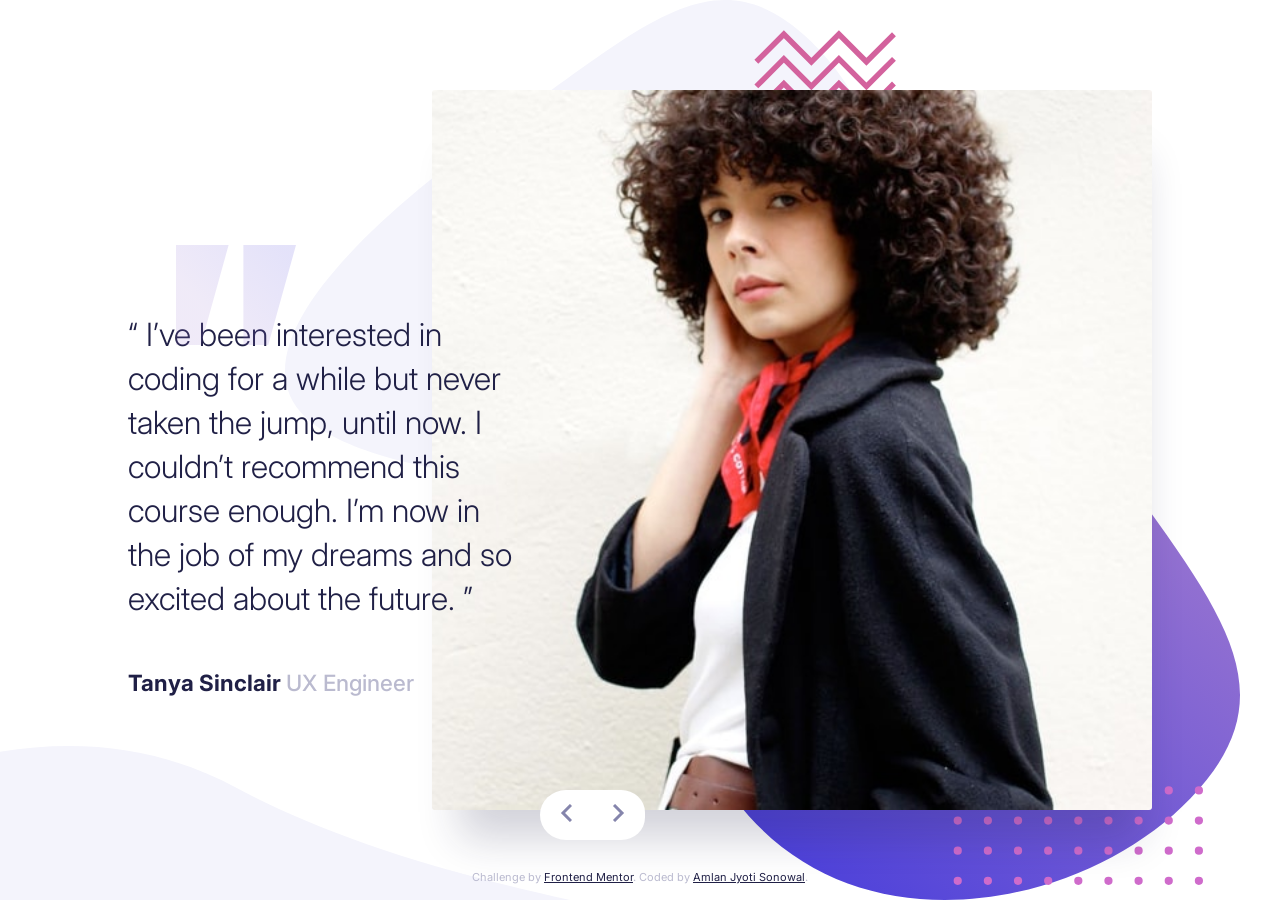
<file: coding-bootcamp-testimonials-slider-master/index.html>
<!DOCTYPE html>
<html lang="en">
<head>
  <meta charset="UTF-8">
  <meta name="viewport" content="width=device-width, initial-scale=1.0">
  <link rel="icon" type="image/png" sizes="32x32" href="./images/favicon-32x32.png">
  <link rel="preconnect" href="https://fonts.gstatic.com">
  <link href="https://fonts.googleapis.com/css2?family=Inter:wght@300;500;700&display=swap" rel="stylesheet">
  
  <link rel="stylesheet" href="./styles/main.css">
  <script defer src="./js/script.js"> </script>
  <title>Frontend Mentor | Coding Bootcamp Testimonials Slider</title>

</head>
<body>

    <div class="slider-wrapper">
        <div class="slider">
 
           <div class="slider__img-wrapper"> 
              <img src="./images/image-tanya.jpg" alt="" class="slider__img" />
              <img src="./images/image-john.jpg" alt="" class="slider__img" />
			  
		      <div class="slider__img__btn-group slider__btn-group">
		         <button type="button" class="slider-btn" onclick="changeSliderWindow('prev')"> 
				     <img src="./images/icon-prev.svg" alt="" /> 
				 </button>
			     <button type="button" class="slider-btn" onclick="changeSliderWindow('next')"> 
				     <img src="./images/icon-next.svg" alt="" /> 
				 </button>
		      </div>
		   </div>
		   
		   <div class="slider__content-wrapper-lg">
		   <div class="slider__text-wrapper">
              <p class="slider__text">“ I’ve been interested in coding for a while but never taken the jump, until now. 
              I couldn’t recommend this course enough. I’m now in the job of my dreams and so 
              excited about the future. ”</p>
		  
              <p class="slider__text"> “ If you want to lay the best foundation possible I’d recommend taking this course. 
              The depth the instructors go into is incredible. I now feel so confident about 
              starting up as a professional developer. ” </p>
		   </div>
		   
           <div class="slider__heading-wrapper">
              <h3 class="slider__heading"> Tanya Sinclair 
              <span class="sub-heading"> UX Engineer </span> </h3>
              
              <h3 class="slider__heading"> John Tarkpor
              <span class="sub-heading"> Junior Front-end Developer </span> </h3>
		   </div>
		   </div>
		   
		</div>
	</div>
  
  <div class="attribution">
    Challenge by <a href="https://www.frontendmentor.io?ref=challenge" target="_blank">Frontend Mentor</a>. 
    Coded by <a href="#">Amlan Jyoti Sonowal</a>.
  </div>

</body>
</html>
</file>
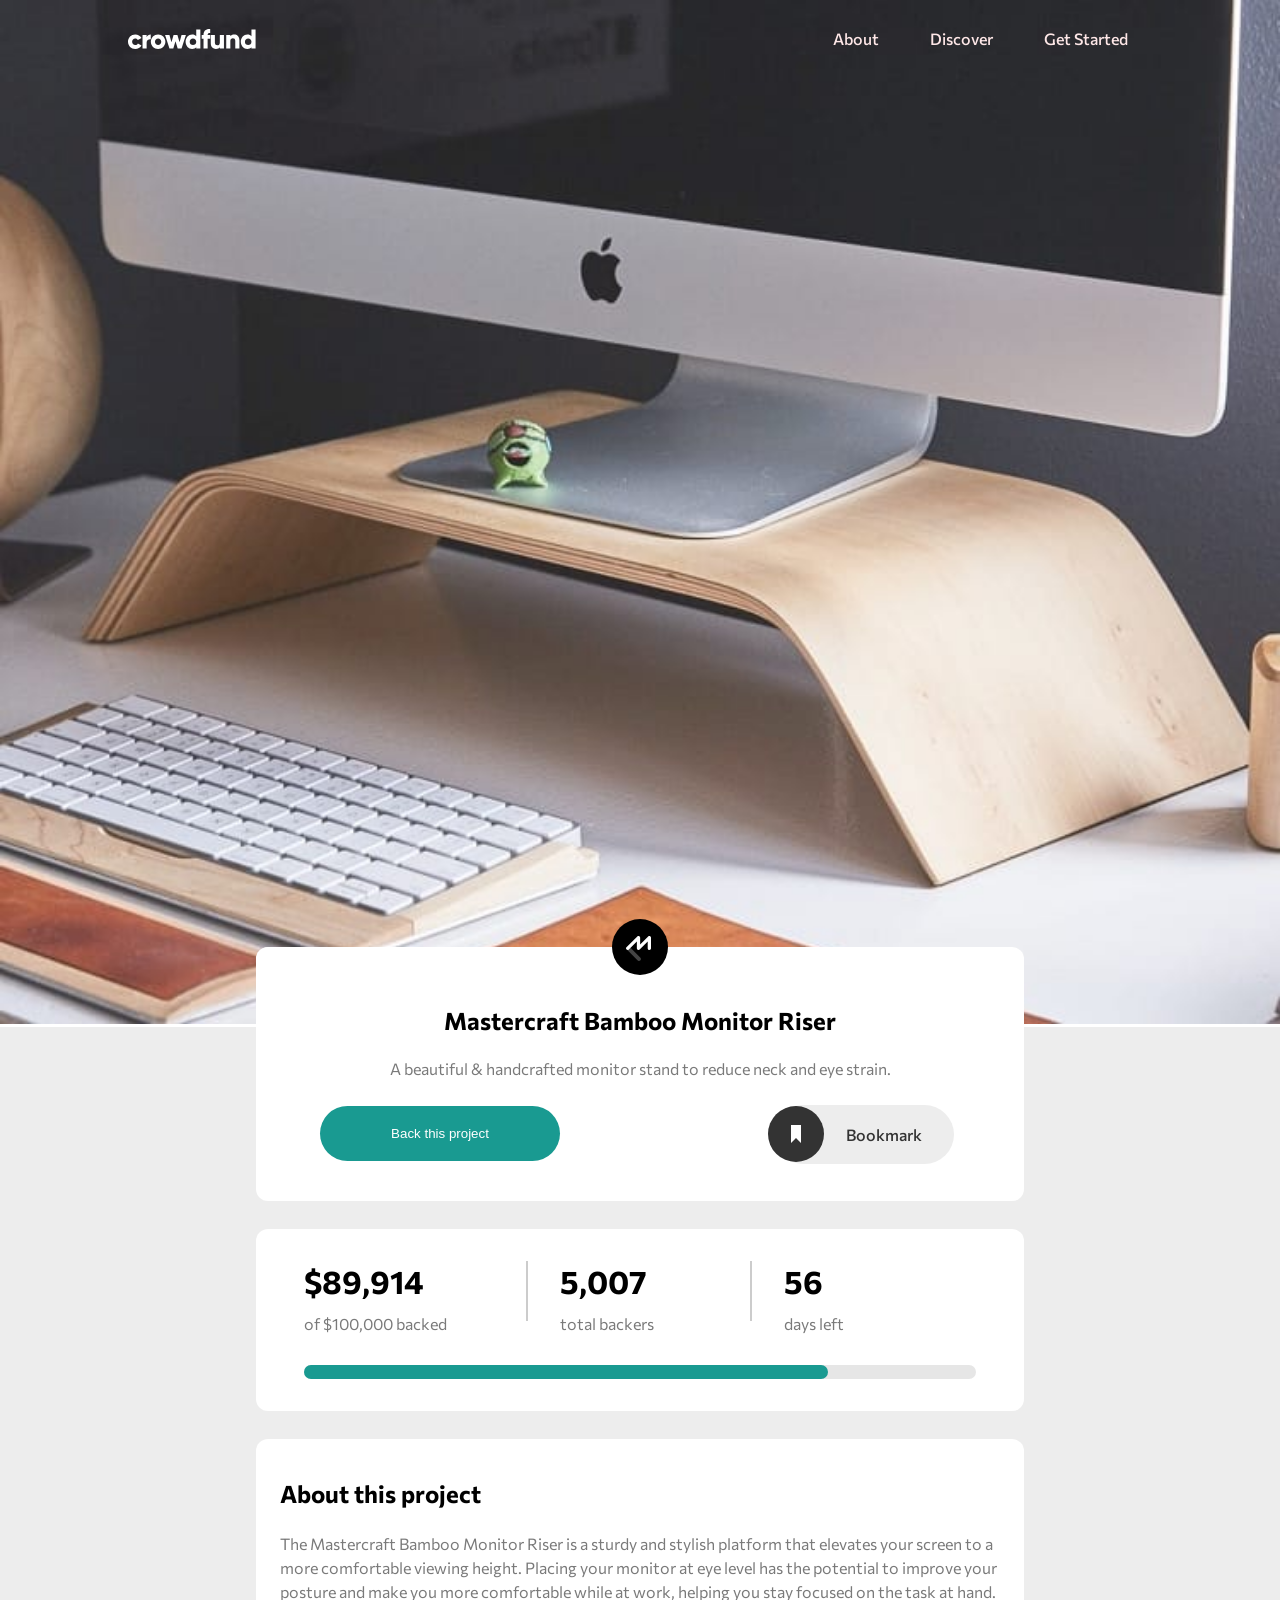
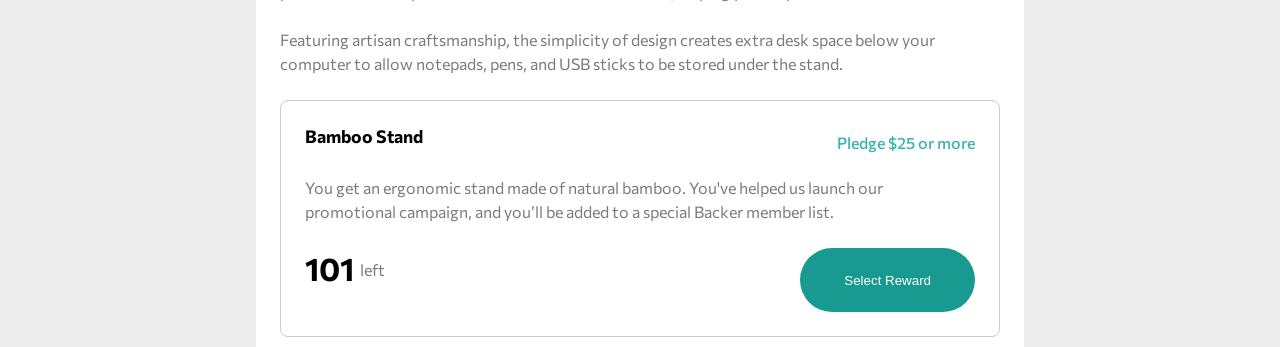
<file: crowdfunding-product-page-main/index.html>
<!DOCTYPE html>
<html lang="en">
<head>
  <meta charset="UTF-8">
  <meta name="viewport" content="width=device-width, initial-scale=1.0">
  <link rel="stylesheet" href="./css/main.css">
  <link rel="preconnect" href="https://fonts.googleapis.com">
  <link rel="preconnect" href="https://fonts.gstatic.com" crossorigin>
  <link href="https://fonts.googleapis.com/css2?family=Commissioner:wght@400;500;700&display=swap" rel="stylesheet">
  <script defer src="./js/script.js"> </script>
  <title>Frontend Mentor | Crowdfunding product page</title>
  <style>
    .attribution { font-size: 11px; text-align: center; display: none; }
    .attribution a { color: hsl(228, 45%, 44%); }
  </style>
</head>
<body>
  <header>
    <picture>
      <source media="(min-width: 1200px)" srcset="./images/image-hero-desktop.jpg">
      <source media="(max-width: 1200px)" srcset="./images/image-hero-mobile.jpg">
      <img src="./images/image-hero-mobile.jpg" alt="" class="header-img" />
    </picture>
    <div class="veil menu-veil"> </div>
    <div class="nav-wrapper">
      <nav class="navbar">
          <img src="./images/logo.svg" alt="website logo" class="page-logo" />
          <div class="menu-wrapper">
            <img src="./images/icon-hamburger.svg" alt="menu button" class="menu-btn" />
            <div class="menu-opt-group">
              <a href="#" class="menu-opt"> About </a>
              <a href="#" class="menu-opt"> Discover </a>
              <a href="#" class="menu-opt"> Get Started </a>
            </div>
          </div>
      </nav>
    </div>
  </header>

  <main>

    <div class="content-wrapper">
    <section class="section-top">
      <img src="./images/logo-mastercraft.svg" alt="mastercraft logo" />
      <h1> Mastercraft Bamboo Monitor Riser </h1>
      <p> A beautiful & handcrafted monitor stand to reduce neck and eye strain. </p>
      <div class="section__footer">
        <button class="btn back-this-project-btn"> Back this project </button>
        <div class="bookmark">
          <span class="bookmark__item-lg"> Bookmark </span>
          <svg width="56" height="56" xmlns="http://www.w3.org/2000/svg" class="bookmark__img">
            <g fill-rule="evenodd">
              <circle cx="28" cy="28" r="28"/>
              <path fill="#ffffff" d="M23 19v18l5-5.058L33 37V19z"/>
            </g>
          </svg>
        </div>
      </div>
    </section>
  
    <section class="section-middle">
      <div class="heading-wrapper heading-wrapper-first">
        <h1 class="section__heading section__heading-first">
          <span id="support-amount"> $89,914 </span> 
          <span class="sub-heading"> of $100,000 backed </span>
        </h1>
        <span class="hr-rule"></span>
      </div>

      <div class="heading-wrapper heading-wrapper-second">
        <h2 class="section__heading section__heading-second"> 
          <span id="support-people"> 5,007 </span>  
          <span class="sub-heading"> total backers </span>
        </h2>
        <span class="hr-rule"></span>
      </div>

      <div class="heading-wrapper heading-wrapper-third">
        <h2 class="section__heading section__heading-third"> 56 
          <span class="sub-heading"> days left </span>
        </h2>
      </div>
      <div class="progressbar"><span class="progressbar__progress"></span></div>
    </section>
  
    <section class="section-bottom">
      <h2 class="section__heading heading">About this project</h2>
    
      <p class="section__text text"> The Mastercraft Bamboo Monitor Riser is a sturdy and stylish platform that elevates your screen 
      to a more comfortable viewing height. Placing your monitor at eye level has the potential to improve 
      your posture and make you more comfortable while at work, helping you stay focused on the task at hand.
      </p>
    
      <p class="section__text text"> Featuring artisan craftsmanship, the simplicity of design creates extra desk space below your computer 
      to allow notepads, pens, and USB sticks to be stored under the stand.
      </p>
      
      <div class="card card-bambo-stand">
        <div class="heading-wrapper">
          <h3 class="card__heading"> Bamboo Stand </h3>
          <h4 class="sub-heading"> Pledge $25 or more </h4>
        </div>
        <p class="card__text">You get an ergonomic stand made of natural bamboo. You've helped us launch our promotional campaign, and 
        you’ll be added to a special Backer member list.</p>
        <div class="card__footer">
          <p class="card__item-quantity item-quantity">101 <span> left</span> </p>
          <button class="btn card__btn select-reward-btn">Select Reward</button>
        </div>
      </div>
    
      <div class="card card-bambo-stand">
        <div class="heading-wrapper">
          <h3 class="card__heading">Black Edition Stand</h3>
          <h4 class="sub-heading"> Pledge $75 or more</h4>
        </div>
        <p class="card__text">You get a Black Special Edition computer stand and a personal thank you. You’ll be added to our Backer 
        member list. Shipping is included.</p>
        <div class="card__footer">
          <p class="card__item-quantity item-quantity">64  <span>left</span> </p>
          <button class="btn card__btn select-reward-btn">Select Reward</button>
        </div>
      </div>
    
      <div class="card card-bambo-stand card-disabled">
        <div class="heading-wrapper">
          <h3 class="card__heading">Mahogany Special Edition</h3>
          <h4 class="sub-heading">Pledge $200 or more</h4>
        </div>
        <p class="card__text">You get two Special Edition Mahogany stands, a Backer T-Shirt, and a personal thank you. You’ll be added 
        to our Backer member list. Shipping is included.</p>
        <div class="card__footer">
          <p class="card__item-quantity item-quantity">0 <span>left</span> </p>
          <button class="btn card__btn btn-disabled" disabled>Out of Stock</button>
        </div>
      </div>
    </section>

    <div class="pledge-success-wrapper container-center">

      <section class="pledge-success">
      <svg width="64" height="64" xmlns="http://www.w3.org/2000/svg">
        <g fill="none" fill-rule="evenodd"><circle fill="#3CB3AB" cx="32" cy="32" r="32"/>
          <path stroke="#FFF" stroke-width="5" d="M20 31.86L28.093 40 44 24"/>
        </g>
      </svg>
      <h2> Thanks for your support!  </h2>
      <p> Your pledge brings us one step closer to sharing Mastercraft Bamboo Monitor Riser worldwide. You will get
      an email once our campaign is completed. </p>
      <span class="btn btn-pledge"> Got it! </span>
      </section>

    </div>

    </div>

    <div class="pledge-wrapper">

      <section class="popup-pledge">
        <div class="section__heading-wrapper">
          <h2 class="section__heading">Back this project</h2>
          <svg width="15" height="15" xmlns="http://www.w3.org/2000/svg" class="close-btn-pledge">
            <path d="M11.314 0l2.828 2.828L9.9 7.071l4.243 4.243-2.828 2.828L7.07 9.9l-4.243 4.243L0 11.314 4.242 7.07 0 2.828 2.828 0l4.243 4.242L11.314 0z" fill="#000" fill-rule="evenodd" opacity=".4"/>
          </svg>
        </div>
        <p class="section__text">Want to support us in bringing Mastercraft Bamboo Monitor Riser out in the world?</p>

          <div class="card">
            <div class="card__content">
              <div class="card__header">
                <div class="radio-btn">
                  <span class="radio-content"> </span>
                </div>
                <div class="heading-wrapper">
                  <h3 class="card__heading"> Pledge with no reward </h3>
                </div>
              </div>
              <p class="card__text">Choose to support us without a reward if you simply believe in our project. As a backer, 
              you will be signed up to receive product updates via email.</p>
            </div>
            <div class="card__footer">
              <p>Enter your pledge</p>
              <div class="btn-wrapper">
                <input type="number" class="pledge-amount" placeholder="$ 0" disabled>
                <button class="submit-btn btn">continue</button>
              </div>
            </div>
          </div>
      
          <div class="card">
            <div class="card__content">
              <div class="card__header">
                <div class="radio-btn">
                  <span class="radio-content"> </span>
                </div>
                <div class="heading-wrapper">
                  <h3 class="card__heading">Bamboo Stand</h3>
                  <h4 class="sub-heading">Pledge $25 or more</h4>
                </div>
              </div>
              <p class="card__text">You get an ergonomic stand made of natural bamboo. You've helped us launch our promotional campaign, and
              you’ll be added to a special Backer member list.</p>
              <p class="card__item-quantity item-quantity"> 101 <span>left</span> </p>
            </div>
            <div class="card__footer">
              <p>Enter your pledge</p>
              <div class="btn-wrapper">
                <input type="number" class="pledge-amount" placeholder="$ 25" />
                <button class="submit-btn btn">continue</button>
              </div>
            </div>
          </div>
  
          <div class="card">
            <div class="card__content">
              <div class="card__header">
                <div class="radio-btn">
                  <span class="radio-content"> </span>
                </div>
                <div class="heading-wrapper">
                  <h3 class="card__heading"> Black Edition Stand </h3> 
                  <h4 class="sub-heading"> Pledge $75 or more </h4>
                </div>
              </div>
              <p class="card__text"> You get a Black Special Edition computer stand and a personal thank you. You’ll be added to our Backer
              member list. Shipping is included. </p>
              <p class="card__item-quantity item-quantity"> 64 <span>left</span> </p>
            </div>
            <div class="card__footer">
              <p>Enter your pledge</p>
              <div class="btn-wrapper">
                <input type="number" class="pledge-amount" placeholder="$ 75">
                <button class="submit-btn btn">continue</button>
              </div>
            </div>
          </div>
      
          <div class="card card-disabled">
            <div class="card__content">
              <div class="card__header">
                <div class="radio-btn">
                  <span class="radio-content"> </span>
                </div>
                <div class="heading-wrapper">
                  <h3 class="card__heading"> Mahogany Special Edition </h3>
                  <h4> Pledge $200 or more</h4>
                </div>
              </div>
              <p class="card__text">You get two Special Edition Mahogany stands, a Backer T-Shirt, and a personal thank you. You’ll be added
              to our Backer member list. Shipping is included. </p>
              <p class="card__item-quantity item-quantity"> 0 <span>left</span> </p>
            </div>
          </div>

      </section>

    </div>
  </main>
  <footer>

  </footer>
</body>
</html>
</file>
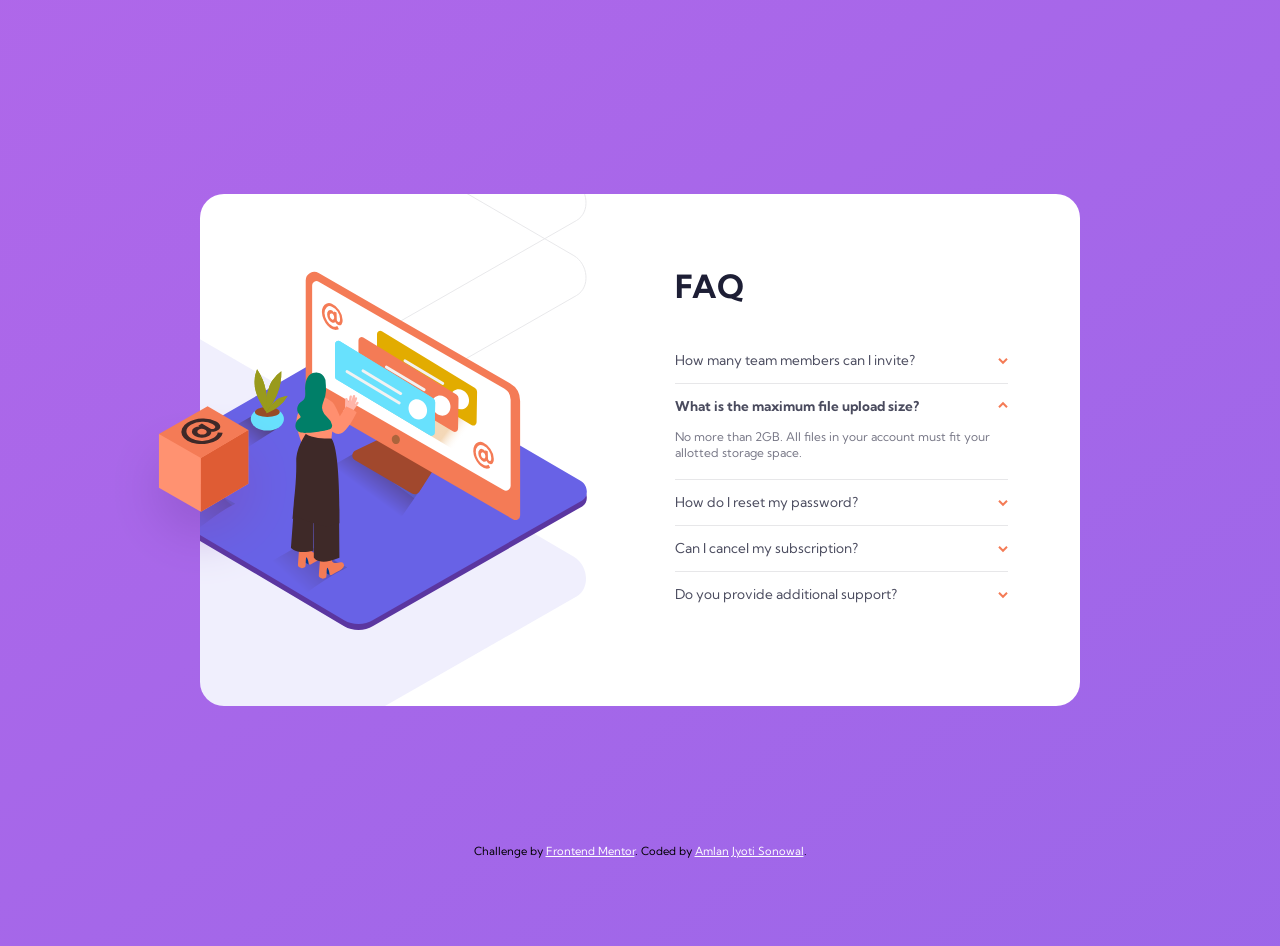
<file: faq-accordion-card-main/index.html>
<!DOCTYPE html>
<html lang="en">
<head>
  <meta charset="UTF-8">
  <meta name="viewport" content="width=device-width, initial-scale=1.0"> <!-- displays site properly based on user's device -->
  <link href="https://fonts.googleapis.com/css2?family=Kumbh+Sans:wght@400;700&display=swap" rel="stylesheet">
  <link rel="icon" type="image/png" sizes="32x32" href="./images/favicon-32x32.png">
  <link rel="stylesheet" href="./styles/main.css">
  
  <title>Frontend Mentor | FAQ Accordion Card</title>

</head>
<body>

  <div class="container">
     <article class="card">
	    <div class="card__img-box"> 
		   <img src="./images/illustration-box-desktop.svg" class="card__img-box__img">
		</div>
		
		<div class="card__content-box">
		   <h1 class="card__content-box__heading"> FAQ </h1>
		   
		      <details class="toggle-item">
		         <summary class="toggle-btn"> How many team members can I invite? </summary>
                 <p class="toggle-content"> You can invite up to 2 additional users on 
		         the Free plan. There is no limit on team members for the Premium plan. </p>
		      </details>
		      
		      <details class="toggle-item" open>
                 <summary class="toggle-btn"> What is the maximum file upload size? </summary>
                 <p class="toggle-content"> No more than 2GB. All files in your account 
		         must fit your allotted storage space. </p>
		      </details>
		         
		      <details class="toggle-item">
                 <summary class="toggle-btn"> How do I reset my password? </summary>
                 <p class="toggle-content"> Click “Forgot password” from the login page 
		         or “Change password” from your profile page. A reset link will be emailed to you. </p>
		      </details>   
		      
		      <details class="toggle-item">
                 <summary class="toggle-btn"> Can I cancel my subscription? </summary>
                 <p class="toggle-content"> Yes! Send us a message and we’ll process your 
		         request no questions asked. </p>
		      </details>   
		      
		      <details class="toggle-item">
                 <summary class="toggle-btn"> Do you provide additional support? </summary>
                 <p class="toggle-content"> Chat and email support is available 24/7. 
		         Phone lines are open during normal business hours. </p>
		      </details>

		</div>
		
	 </article>
  </div>
  
  <div class="attribution">
    Challenge by <a href="https://www.frontendmentor.io?ref=challenge" target="_blank">Frontend Mentor</a>. 
    Coded by <a href="#">Amlan Jyoti Sonowal</a>.
  </div>
  
</body>
</html>
</file>
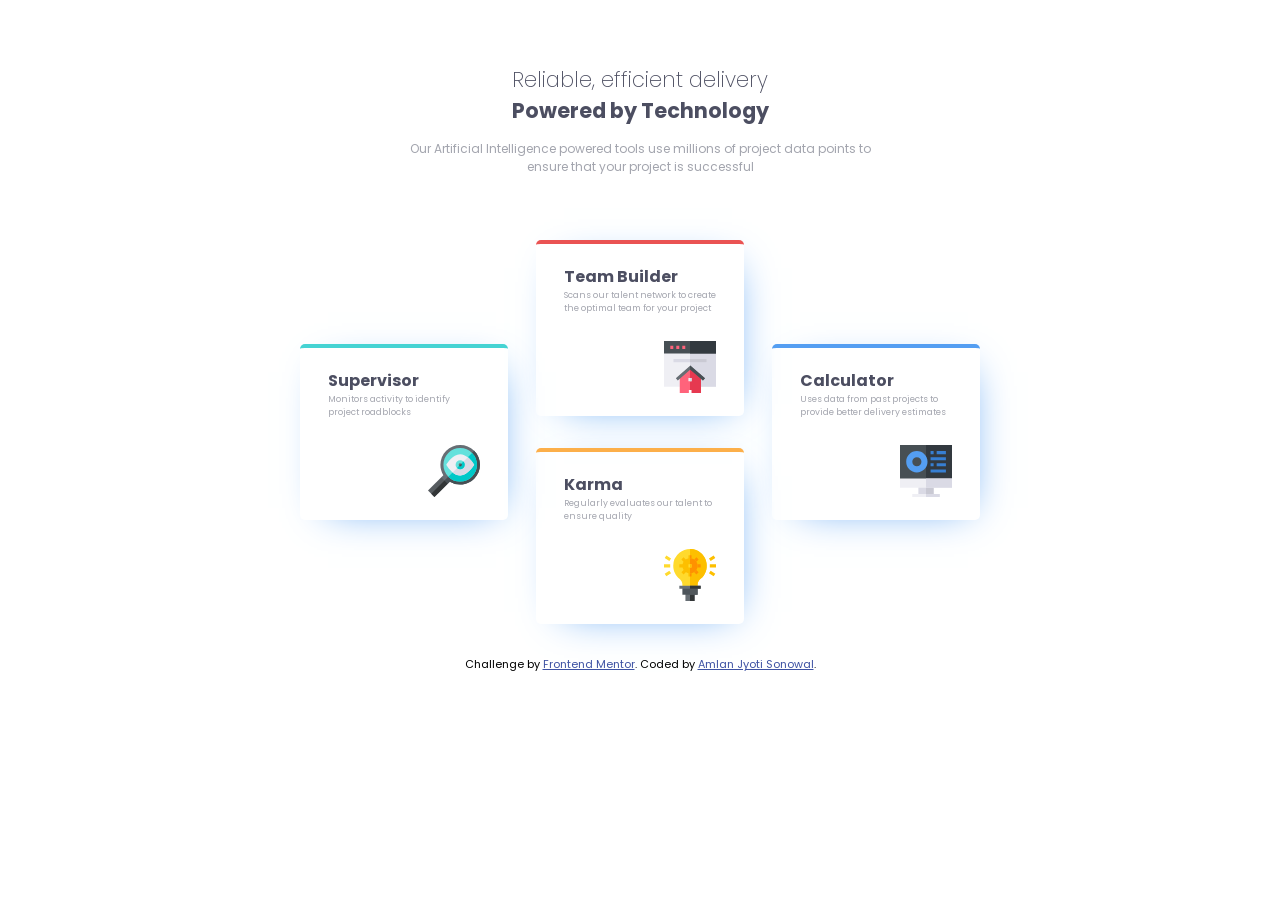
<file: four-card-feature-section-master/index.html>
<!DOCTYPE html>
<html lang="en">
<head>
  <meta charset="UTF-8">
  <meta name="viewport" content="width=device-width, initial-scale=1.0"> 
  <link rel="icon" type="image/png" sizes="32x32" href="./images/favicon-32x32.png">
  <link rel="preconnect" href="https://fonts.gstatic.com">
  <link href="https://fonts.googleapis.com/css2?family=Poppins:wght@200;400;600&display=swap" rel="stylesheet">
  <link rel="stylesheet" href="./styles/main.css">
  <link rel="stylesheet" href="./styles/animate.min.css"/>
  
  <title>Frontend Mentor | Four card feature section</title>
</head>
<body>

	 <div class="header">
     <h1 class="main-heading animate__animated animate__fadeInDown"> Reliable, efficient delivery </h1>
     <h1 class="main-heading animate__animated animate__fadeInDown"> Powered by Technology </h1>
        <p class="sub-heading"> Our Artificial Intelligence powered tools use millions of project data points 
        to ensure that your project is successful </p>
	 </div>
     
     <div class="card-container">
	   
	     <div class="card-wrapper">
            <div class="card animate__animated animate__fadeInDown">
               <h3 class="card__heading"> Supervisor </h3>
               <p class="card__text"> Monitors activity to identify project roadblocks </p>
            </div>
		 </div>
	     
		<div class="card-wrapper">
            <div class="card animate__animated animate__fadeInRight">
               <h3 class="card__heading"> Team Builder </h3>
               <p class="card__text"> Scans our talent network to create the optimal team for your project </p>
            </div>
	    </div>
			
	    <div class="card-wrapper">
            <div class="card animate__animated animate__fadeInLeft">
               <h3 class="card__heading"> Karma </h3>
               <p class="card__text"> Regularly evaluates our talent to ensure quality </p>
            </div>
		</div>
			
		<div class="card-wrapper">
            <div class="card animate__animated animate__fadeInUp">
               <h3 class="card__heading"> Calculator </h3>
               <p class="card__text"> Uses data from past projects to provide better delivery estimates </p>
            </div>
		</div>
     </div>
	 
     <footer>
       <p class="attribution">
         Challenge by <a href="https://www.frontendmentor.io?ref=challenge" target="_blank">Frontend Mentor</a>. 
         Coded by <a href="https://github.com/AngelusLovell">Amlan Jyoti Sonowal</a>.
       </p>
     </footer>
</body>
</html>
</file>
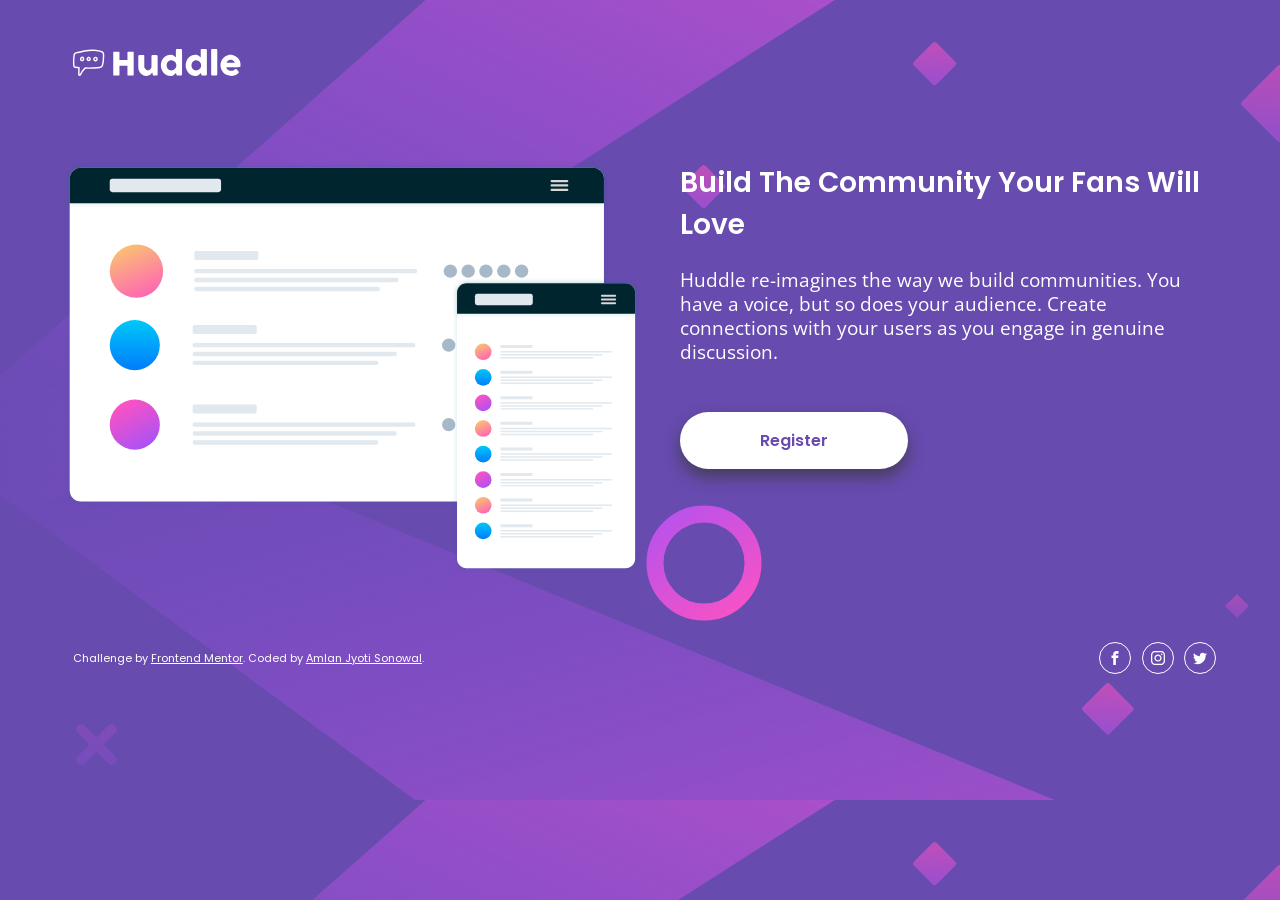
<file: huddle-landing-page-with-single-introductory-section-master/index.html>
<!DOCTYPE html>
<html lang="en">
<head>
  <meta charset="UTF-8">
  <meta name="viewport" content="width=device-width, initial-scale=1.0">
  <link rel="preconnect" href="https://fonts.gstatic.com">
  <link href="https://fonts.googleapis.com/css2?family=Poppins:wght@400;600&display=swap" rel="stylesheet">
  <link href="https://fonts.googleapis.com/css2?family=Open+Sans&display=swap" rel="stylesheet">
  <link rel="stylesheet" href="./css/main.css">
  <link rel="stylesheet" href="./css/animate.min.css">
  
  <title>Frontend Mentor | Huddle landing page with single introductory section</title>
  
</head>
<body>
  
  <div class="main-container wrapper">
  <header class="header-wrapper wrapper animate__animated animate__bounce">
     <nav class="header__logo"> <img src="./images/logo.svg" alt="website logo"> </nav>
  </header>
  
  <main class="content-wrapper wrapper">
     <section class="content-left wrapper animate__animated animate__fadeInLeft">
	     <img src="./images/illustration-mockups.svg" alt="">
	 </section>
	 
     <section class="content-right wrapper animate__animated animate__fadeInRight">
	    <h1 class="content-right__heading"> Build The Community Your Fans Will Love </h1>

        <p class="content-right__text"> Huddle re-imagines the way we build communities. You have a voice, but so does your audience. 
         Create connections with your users as you engage in genuine discussion. </p>
         
        <div class="register-btn-wrapper wrapper"> <a href="#" class="register-btn"> Register </a> </div>
	 </section>
  </main>

  <footer class="footer-wrapper wrapper animate__animated animate__fadeInUp">
    <div class="social-media wrapper">
	    <a href="#" class="social-media__link"> 
		<svg version="1.1" xmlns="http://www.w3.org/2000/svg" width="32" height="32" viewBox="0 0 32 32" class="media-link__icons">
             <title>facebook</title>
             <path d="M19 6h5v-6h-5c-3.86 0-7 3.14-7 7v3h-4v6h4v16h6v-16h5l1-6h-6v-3c0-0.542 0.458-1 1-1z"></path>
        </svg>
		</a>
		
		<a href="#" class="social-media__link">
		<svg version="1.1" xmlns="http://www.w3.org/2000/svg" width="32" height="32" viewBox="0 0 32 32" class="media-link__icons">
             <title>instagram</title>
             <path d="M16 2.881c4.275 0 4.781 0.019 6.462 0.094 1.563 0.069 2.406 0.331 2.969 0.55 0.744 0.288 1.281 0.638 1.837 1.194 0.563 0.563 0.906 1.094 1.2 1.838 0.219 0.563 0.481 1.412 0.55 2.969 0.075 1.688 0.094 2.194 0.094 6.463s-0.019 4.781-0.094 6.463c-0.069 1.563-0.331 2.406-0.55 2.969-0.288 0.744-0.637 1.281-1.194 1.837-0.563 0.563-1.094 0.906-1.837 1.2-0.563 0.219-1.413 0.481-2.969 0.55-1.688 0.075-2.194 0.094-6.463 0.094s-4.781-0.019-6.463-0.094c-1.563-0.069-2.406-0.331-2.969-0.55-0.744-0.288-1.281-0.637-1.838-1.194-0.563-0.563-0.906-1.094-1.2-1.837-0.219-0.563-0.481-1.413-0.55-2.969-0.075-1.688-0.094-2.194-0.094-6.463s0.019-4.781 0.094-6.463c0.069-1.563 0.331-2.406 0.55-2.969 0.288-0.744 0.638-1.281 1.194-1.838 0.563-0.563 1.094-0.906 1.838-1.2 0.563-0.219 1.412-0.481 2.969-0.55 1.681-0.075 2.188-0.094 6.463-0.094zM16 0c-4.344 0-4.887 0.019-6.594 0.094-1.7 0.075-2.869 0.35-3.881 0.744-1.056 0.412-1.95 0.956-2.837 1.85-0.894 0.888-1.438 1.781-1.85 2.831-0.394 1.019-0.669 2.181-0.744 3.881-0.075 1.713-0.094 2.256-0.094 6.6s0.019 4.887 0.094 6.594c0.075 1.7 0.35 2.869 0.744 3.881 0.413 1.056 0.956 1.95 1.85 2.837 0.887 0.887 1.781 1.438 2.831 1.844 1.019 0.394 2.181 0.669 3.881 0.744 1.706 0.075 2.25 0.094 6.594 0.094s4.888-0.019 6.594-0.094c1.7-0.075 2.869-0.35 3.881-0.744 1.050-0.406 1.944-0.956 2.831-1.844s1.438-1.781 1.844-2.831c0.394-1.019 0.669-2.181 0.744-3.881 0.075-1.706 0.094-2.25 0.094-6.594s-0.019-4.887-0.094-6.594c-0.075-1.7-0.35-2.869-0.744-3.881-0.394-1.063-0.938-1.956-1.831-2.844-0.887-0.887-1.781-1.438-2.831-1.844-1.019-0.394-2.181-0.669-3.881-0.744-1.712-0.081-2.256-0.1-6.6-0.1v0z"></path>
             <path d="M16 7.781c-4.537 0-8.219 3.681-8.219 8.219s3.681 8.219 8.219 8.219 8.219-3.681 8.219-8.219c0-4.537-3.681-8.219-8.219-8.219zM16 21.331c-2.944 0-5.331-2.387-5.331-5.331s2.387-5.331 5.331-5.331c2.944 0 5.331 2.387 5.331 5.331s-2.387 5.331-5.331 5.331z"></path>
             <path d="M26.462 7.456c0 1.060-0.859 1.919-1.919 1.919s-1.919-0.859-1.919-1.919c0-1.060 0.859-1.919 1.919-1.919s1.919 0.859 1.919 1.919z"></path>
        </svg>
		</a>
		
		<a href="#" class="social-media__link">
		<svg version="1.1" xmlns="http://www.w3.org/2000/svg" width="32" height="32" viewBox="0 0 32 32" class="media-link__icons">
             <title>twitter</title>
             <path d="M32 7.075c-1.175 0.525-2.444 0.875-3.769 1.031 1.356-0.813 2.394-2.1 2.887-3.631-1.269 0.75-2.675 1.3-4.169 1.594-1.2-1.275-2.906-2.069-4.794-2.069-3.625 0-6.563 2.938-6.563 6.563 0 0.512 0.056 1.012 0.169 1.494-5.456-0.275-10.294-2.888-13.531-6.862-0.563 0.969-0.887 2.1-0.887 3.3 0 2.275 1.156 4.287 2.919 5.463-1.075-0.031-2.087-0.331-2.975-0.819 0 0.025 0 0.056 0 0.081 0 3.181 2.263 5.838 5.269 6.437-0.55 0.15-1.131 0.231-1.731 0.231-0.425 0-0.831-0.044-1.237-0.119 0.838 2.606 3.263 4.506 6.131 4.563-2.25 1.762-5.075 2.813-8.156 2.813-0.531 0-1.050-0.031-1.569-0.094 2.913 1.869 6.362 2.95 10.069 2.95 12.075 0 18.681-10.006 18.681-18.681 0-0.287-0.006-0.569-0.019-0.85 1.281-0.919 2.394-2.075 3.275-3.394z"></path>
        </svg>
		</a>
	</div>
    <p class="attribution wrapper">
      Challenge by <a href="https://www.frontendmentor.io?ref=challenge" target="_blank">Frontend Mentor</a>. 
      Coded by <a href="#">Amlan Jyoti Sonowal</a>.
    </p>
  </footer>
  </div>
  
</body>
</html>
</file>
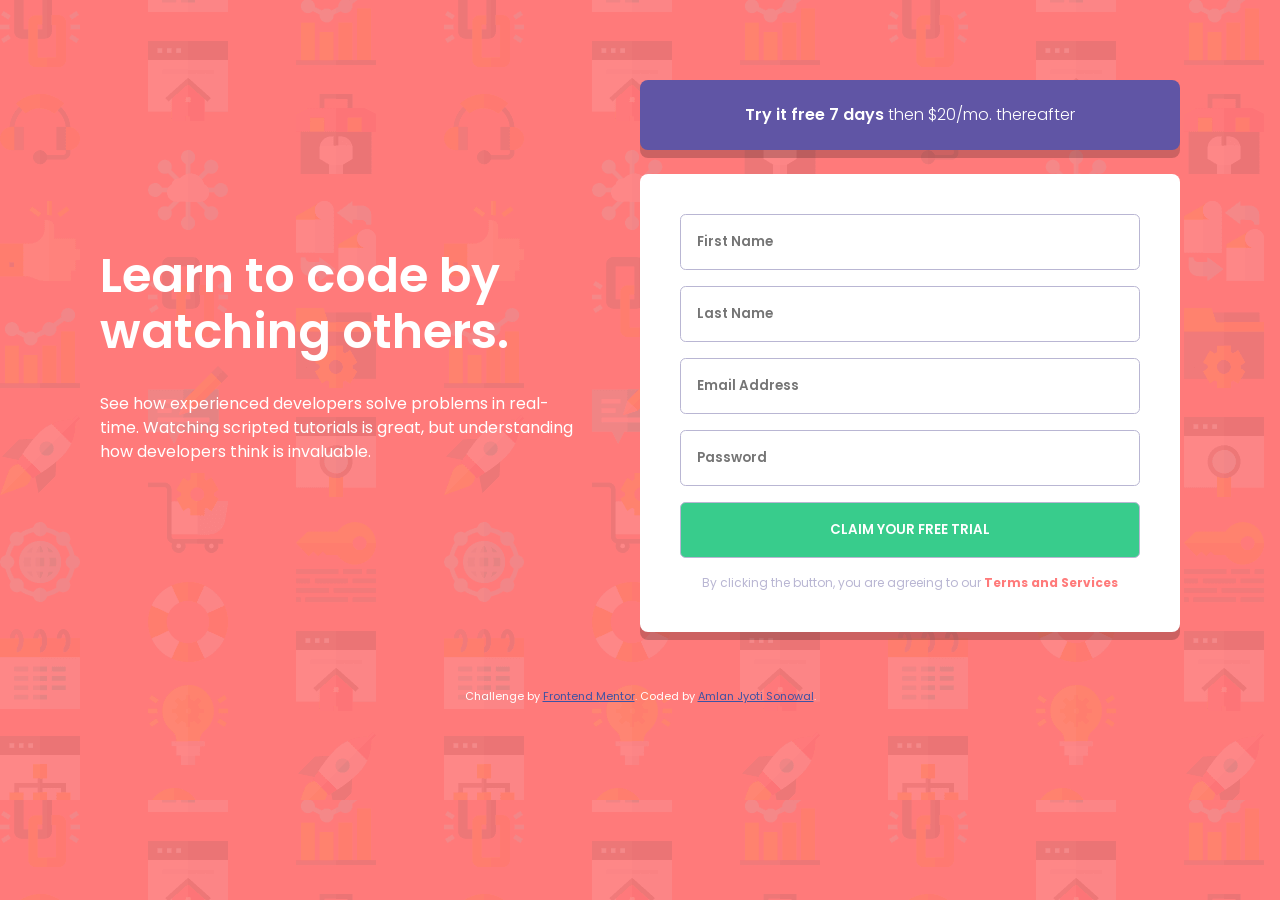
<file: intro-component-with-signup-form-master/index.html>
<!DOCTYPE html>
<html lang="en">
<head>
  <meta charset="UTF-8">
  <meta name="viewport" content="width=device-width, initial-scale=1.0">
  <link rel="icon" type="image/png" sizes="32x32" href="./images/favicon-32x32.png">
  <link rel="preconnect" href="https://fonts.gstatic.com">
  <link rel="stylesheet" href="https://cdnjs.cloudflare.com/ajax/libs/animate.css/4.1.1/animate.min.css"/>
  <link href="https://fonts.googleapis.com/css2?family=Poppins:wght@300;400;500;600;700&display=swap" rel="stylesheet">
  <link rel="stylesheet" href="./styles/main.css">
  
  <script defer src="./js/script.js"> </script>
  <title>Frontend Mentor | Intro component with sign up form</title>
</head>
<body>

   <main class="main wrapper-responsive">
       <div class="main__left wrapper-responsive">
           <h1 class="left__heading animate__animated animate__fadeInDown"> Learn to code by watching others. </h1>
           <p class="left__text animate__animated animate__fadeInUp"> See how experienced developers solve problems in real-time. Watching scripted tutorials is great, 
           but understanding how developers think is invaluable. </p>
       </div>
	   
	   <div class="main__right wrapper-responsive">
	       <div class="card wrapper-responsive">
               <p class="card__text animate__animated animate__fadeIn"> Try it free 7 days 
			       <span class="small-text">then $20/mo. thereafter </span> 
			   </p>
           </div>
		   
		   <div class="form-wrapper wrapper-responsive">
		       <form action="#" method="POST" class="form-card animate__animated animate__bounceIn">
		           <div class="form-group">
                      <input required type="text" name="first-name" placeholder="First Name">
                      <span class="error-icon" id="first-name-error-icon"> <img src="./images/icon-error.svg" alt="error icon"> </span>
                   </div>				  
		           <div class="form-group">
                      <input required type="text" name="last-name" placeholder="Last Name">
			    	  <span class="error-icon" id="last-name-error-icon"> <img src="./images/icon-error.svg" alt="error icon"> </span>
                   </div>
		           <div class="form-group">				  
                      <input required type="email" name="email" placeholder="Email Address">
			    	  <span class="error-icon" id="email-error-icon"> <img src="./images/icon-error.svg" alt="error icon"> </span>
			       </div>
		           <div class="form-group">
                      <input required type="password" name="password" placeholder="Password">
			    	  <span class="error-icon" id="password-error-icon"> <img src="./images/icon-error.svg" alt="error icon"> </span>
                   </div>
			    	  <button type="submit"> Claim your free trial </button>
                      <p class="form__footer"> By clicking the button, you are agreeing to our 
			             <span class="text-red"> Terms and Services </span> 
			    	  </p>
			       </div>
		       </form>
		   </div>
       </div>
  </main>
  
  <footer>
    <p class="attribution">
      Challenge by <a href="https://www.frontendmentor.io?ref=challenge" target="_blank">Frontend Mentor</a>. 
      Coded by <a href="#">Amlan Jyoti Sonowal</a>.
    </p>
  </footer>
</body>
</html>
</file>
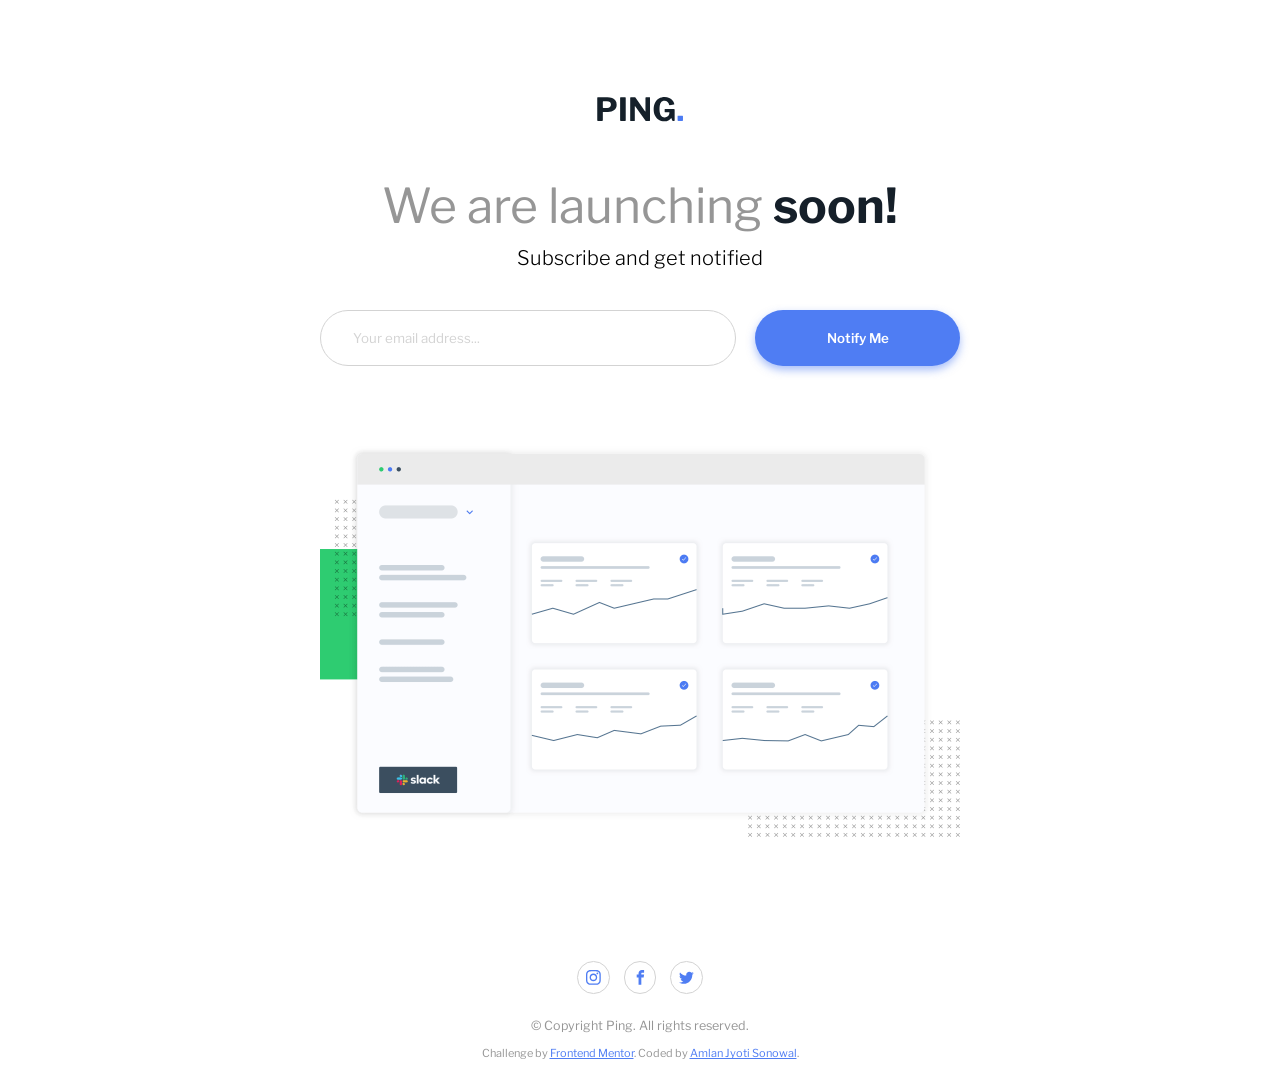
<file: ping-coming-soon-page-master/index.html>
<!DOCTYPE html>
<html lang="en">
<head>
  <meta charset="UTF-8">
  <meta name="viewport" content="width=device-width, initial-scale=1.0">
  <link rel="preconnect" href="https://fonts.gstatic.com">
  <link href="https://fonts.googleapis.com/css2?family=Libre+Franklin:wght@300;400;600;700&display=swap" rel="stylesheet">
  <link rel="stylesheet" href="./css/main.css">
  <link rel="stylesheet" href="./css/animate.min.css">
  <script defer src="./js/script.js"> </script>
  
  <title>Frontend Mentor | Ping coming soon page</title>

</head>
<body>

  <div class="global-wrapper">
  <div class="global-container">
    <header class="header-wrapper"> 
        <img src="./images/logo.svg" alt="website logo" class="header-logo" />
    </header>
    
    <main class="main-wrapper">
      <section class="content">
        <h1 class="content__heading"> We are launching <span class="heading__big"> soon! </span> </h1>
        <p class="content__text"> Subscribe and get notified </p>
		<form class="content__form animate__animated animate__bounceIn">
		  <input type="email" placeholder="Your email address..." class="form__email-input" id="pre-register-email">
          <button type="submit" class="form__submit-btn" id="pre-register-submit-btn"> Notify Me </button>
		</form>
      </section>
      
      <section class="hero-img animate__animated animate__bounceIn">
	     <img src="./images/illustration-dashboard.png" alt="statistics image" class="stats-img">
      </section>
    </main>
    
    
    <footer class="footer-wrapper">
	  <div class="footer__share-media">
	      <svg version="1.1" xmlns="http://www.w3.org/2000/svg" width="32" height="32" viewBox="0 0 32 32" class="media-icon">
             <title>instagram</title>
             <path d="M16 2.881c4.275 0 4.781 0.019 6.462 0.094 1.563 0.069 2.406 0.331 2.969 0.55 0.744 0.288 1.281 0.638 1.837 1.194 0.563 0.563 0.906 1.094 1.2 1.838 0.219 0.563 0.481 1.412 0.55 2.969 0.075 1.688 0.094 2.194 0.094 6.463s-0.019 4.781-0.094 6.463c-0.069 1.563-0.331 2.406-0.55 2.969-0.288 0.744-0.637 1.281-1.194 1.837-0.563 0.563-1.094 0.906-1.837 1.2-0.563 0.219-1.413 0.481-2.969 0.55-1.688 0.075-2.194 0.094-6.463 0.094s-4.781-0.019-6.463-0.094c-1.563-0.069-2.406-0.331-2.969-0.55-0.744-0.288-1.281-0.637-1.838-1.194-0.563-0.563-0.906-1.094-1.2-1.837-0.219-0.563-0.481-1.413-0.55-2.969-0.075-1.688-0.094-2.194-0.094-6.463s0.019-4.781 0.094-6.463c0.069-1.563 0.331-2.406 0.55-2.969 0.288-0.744 0.638-1.281 1.194-1.838 0.563-0.563 1.094-0.906 1.838-1.2 0.563-0.219 1.412-0.481 2.969-0.55 1.681-0.075 2.188-0.094 6.463-0.094zM16 0c-4.344 0-4.887 0.019-6.594 0.094-1.7 0.075-2.869 0.35-3.881 0.744-1.056 0.412-1.95 0.956-2.837 1.85-0.894 0.888-1.438 1.781-1.85 2.831-0.394 1.019-0.669 2.181-0.744 3.881-0.075 1.713-0.094 2.256-0.094 6.6s0.019 4.887 0.094 6.594c0.075 1.7 0.35 2.869 0.744 3.881 0.413 1.056 0.956 1.95 1.85 2.837 0.887 0.887 1.781 1.438 2.831 1.844 1.019 0.394 2.181 0.669 3.881 0.744 1.706 0.075 2.25 0.094 6.594 0.094s4.888-0.019 6.594-0.094c1.7-0.075 2.869-0.35 3.881-0.744 1.050-0.406 1.944-0.956 2.831-1.844s1.438-1.781 1.844-2.831c0.394-1.019 0.669-2.181 0.744-3.881 0.075-1.706 0.094-2.25 0.094-6.594s-0.019-4.887-0.094-6.594c-0.075-1.7-0.35-2.869-0.744-3.881-0.394-1.063-0.938-1.956-1.831-2.844-0.887-0.887-1.781-1.438-2.831-1.844-1.019-0.394-2.181-0.669-3.881-0.744-1.712-0.081-2.256-0.1-6.6-0.1v0z"></path>
             <path d="M16 7.781c-4.537 0-8.219 3.681-8.219 8.219s3.681 8.219 8.219 8.219 8.219-3.681 8.219-8.219c0-4.537-3.681-8.219-8.219-8.219zM16 21.331c-2.944 0-5.331-2.387-5.331-5.331s2.387-5.331 5.331-5.331c2.944 0 5.331 2.387 5.331 5.331s-2.387 5.331-5.331 5.331z"></path>
             <path d="M26.462 7.456c0 1.060-0.859 1.919-1.919 1.919s-1.919-0.859-1.919-1.919c0-1.060 0.859-1.919 1.919-1.919s1.919 0.859 1.919 1.919z"></path>
          </svg>
		  <svg version="1.1" xmlns="http://www.w3.org/2000/svg" width="32" height="32" viewBox="0 0 32 32" class="media-icon">
             <title>facebook</title>
             <path d="M19 6h5v-6h-5c-3.86 0-7 3.14-7 7v3h-4v6h4v16h6v-16h5l1-6h-6v-3c0-0.542 0.458-1 1-1z"></path>
          </svg>
		  <svg version="1.1" xmlns="http://www.w3.org/2000/svg" width="32" height="32" viewBox="0 0 32 32" class="media-icon">
             <title>twitter</title>
             <path d="M32 7.075c-1.175 0.525-2.444 0.875-3.769 1.031 1.356-0.813 2.394-2.1 2.887-3.631-1.269 0.75-2.675 1.3-4.169 1.594-1.2-1.275-2.906-2.069-4.794-2.069-3.625 0-6.563 2.938-6.563 6.563 0 0.512 0.056 1.012 0.169 1.494-5.456-0.275-10.294-2.888-13.531-6.862-0.563 0.969-0.887 2.1-0.887 3.3 0 2.275 1.156 4.287 2.919 5.463-1.075-0.031-2.087-0.331-2.975-0.819 0 0.025 0 0.056 0 0.081 0 3.181 2.263 5.838 5.269 6.437-0.55 0.15-1.131 0.231-1.731 0.231-0.425 0-0.831-0.044-1.237-0.119 0.838 2.606 3.263 4.506 6.131 4.563-2.25 1.762-5.075 2.813-8.156 2.813-0.531 0-1.050-0.031-1.569-0.094 2.913 1.869 6.362 2.95 10.069 2.95 12.075 0 18.681-10.006 18.681-18.681 0-0.287-0.006-0.569-0.019-0.85 1.281-0.919 2.394-2.075 3.275-3.394z"></path>
          </svg>
      </div>	 

	  
      <p class="copyright-info"> &copy; Copyright Ping. All rights reserved. </p>
      <p class="attribution">
        Challenge by <a href="https://www.frontendmentor.io?ref=challenge" target="_blank">Frontend Mentor</a>. 
        Coded by <a href="#">Amlan Jyoti Sonowal</a>.
      </p>
    </footer>
  </div>
  </div>
  
</body>
</html>
</file>
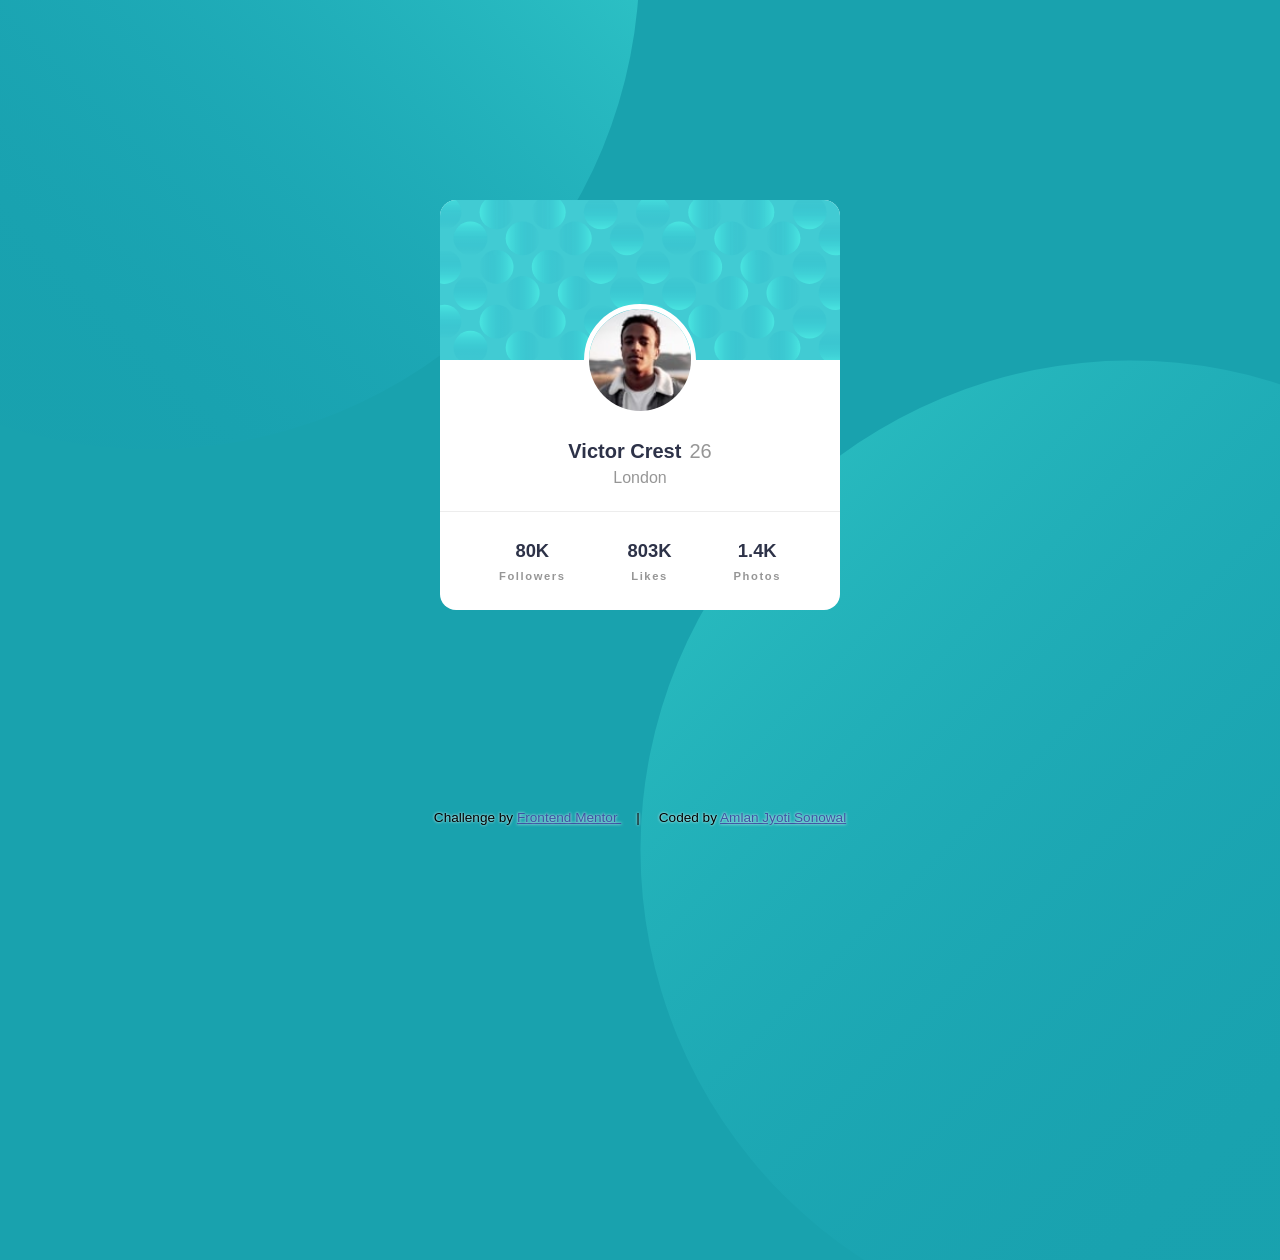
<file: profile-card-component-main/index.html>
<!DOCTYPE html>
<html lang="en">
<head>
   <meta charset="UTF-8">
   <meta name="viewport" content="width=device-width, initial-scale=1.0">
   <link rel="preconnect" href="https://fonts.gstatic.com">
   <link rel="stylesheet" href="./styles/main.css" />
   <title> Front-end Mentor | Profile Card </title>
</head>
<body>

   <div class="container">
      
	  <article class="card">
	     <div class="card__top">
		    <img class="card__top__img" src="./images/bg-pattern-card.svg" alt="" role="presentation">
		 </div>
		 <div class="card__middle">
		    <img class="card__middle__img" src="./images/image-victor.jpg" role="profile picture">
		    <div class="card__middle__title">
			   <h1> Victor Crest </h1>
			   <span> 26 </span>
			</div>
			<p class="card__middle__location"> London </p>
		 </div>
		 <div class="card__bottom">
		    <div class="figure">
			   <p class="figure__title"> 80K </p>
               <p class="figure__description"> Followers </p>			   
			</div>
		    <div class="figure">
			   <p class="figure__title"> 803K </p>
               <p class="figure__description"> Likes </p>			   
			</div>
		    <div class="figure">
			   <p class="figure__title"> 1.4K </p>
               <p class="figure__description"> Photos </p>			   
			</div>
		 </div>
	  </article>
	  
   </div>
   
   <footer>
      <p>
        Challenge by 
		<a href="https://www.frontendmentor.io?ref=challenge" target="_blank"> Frontend Mentor </a>
		&nbsp; &nbsp; | &nbsp; &nbsp; Coded by 
		<a href="https://github.com/AngelusLovell" target="_blank"> Amlan Jyoti Sonowal </a>
	  </p>
   </footer>

</body>
</html>
</file>
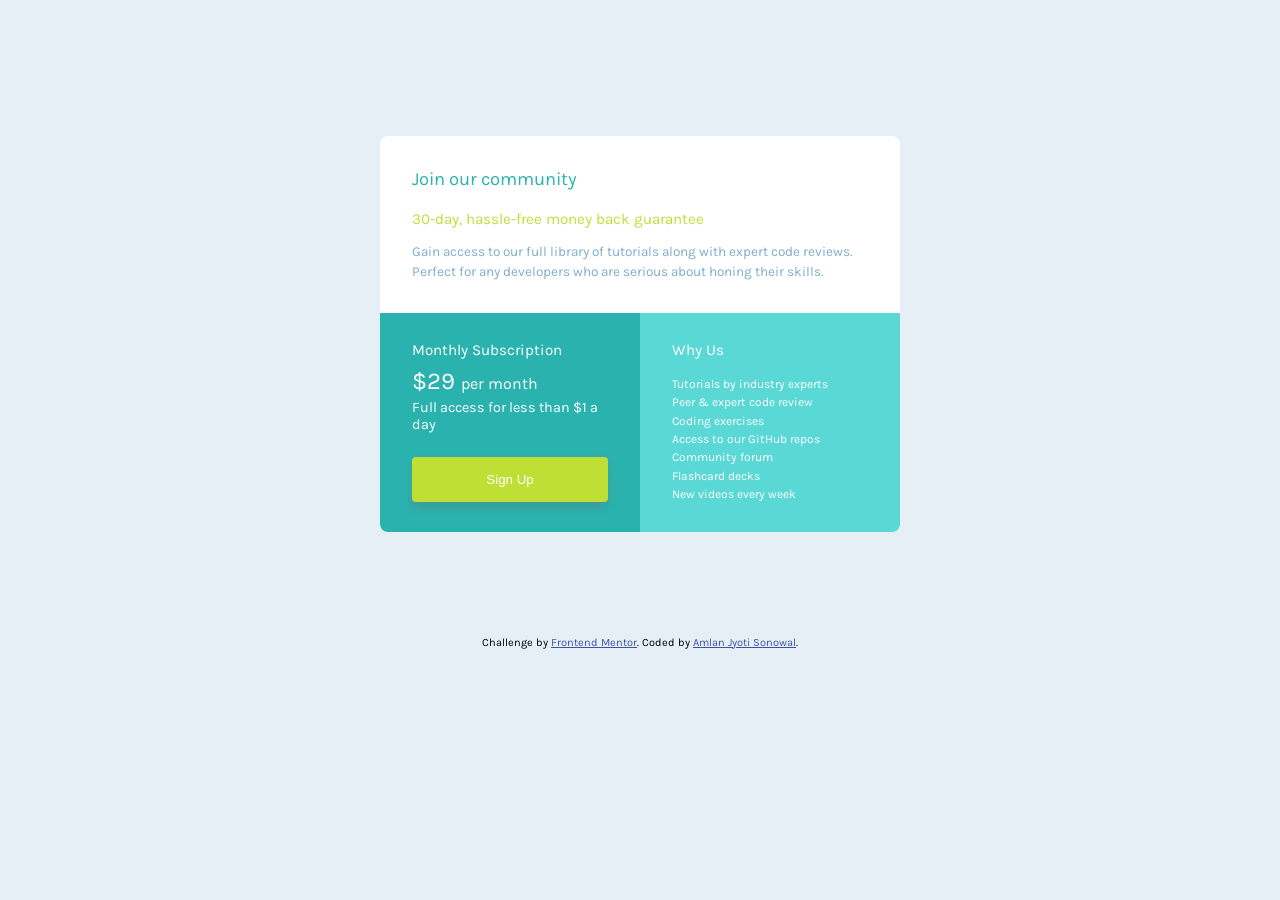
<file: single-price-grid-component-master/index.html>
<!DOCTYPE html>
<html lang="en">
<head>
  <meta charset="UTF-8">
  <meta name="viewport" content="width=device-width, initial-scale=1.0"> 
  <link rel="preconnect" href="https://fonts.gstatic.com">
  <link href="https://fonts.googleapis.com/css2?family=Karla:wght@400;700&display=swap" rel="stylesheet">
  <link rel="stylesheet" href="./styles/main.css">
  <link rel="stylesheet" href="./styles/animate.min.css">

  <title>Frontend Mentor | Single Price Grid Component</title>

</head>
<body>
  
  <div class="main-wrapper wrapper-responsive">
     <figure class="price-card-wrapper animate__animated animate__bounceIn">
        <div class="first-content">
           <h1 class="first-content__heading"> Join our community </h1>
           <h2 class="first-content__sub-heading"> 30-day, hassle-free money back guarantee </h2>
           <p class="first-content__text"> Gain access to our full library of tutorials along with expert code reviews. 
           Perfect for any developers who are serious about honing their skills.</p>
	    </div>

	    <div class="second-content">
	       <h1 class="second-content__heading"> Monthly Subscription </h1>
           <h2 class="second-content__sub-heading"> <span class="big"> &dollar;29 </span> per month </h2>
           <p class="second-content__text"> Full access for less than &dollar;1 a day </p>
           <button type="button" class="sign-up-btn"> <a href="#">Sign Up</a> </button>
        </div>

	    <div class="third-content">
           <h1 class="third-content__heading"> Why Us </h1>
           <p class="third-content__text"> Tutorials by industry experts <br />
           Peer &amp; expert code review <br />
           Coding exercises <br />
           Access to our GitHub repos <br />
           Community forum <br />
           Flashcard decks <br />
           New videos every week </p>
        </div>
	 </figure>
  </div>	 
  
  <footer class="wrapper-responsive animate__animated animate__fadeIn">
    <p class="attribution">
      Challenge by <a href="https://www.frontendmentor.io?ref=challenge" target="_blank">Frontend Mentor</a>. 
      Coded by <a href="#">Amlan Jyoti Sonowal</a>.
    </p>
  </footer>
</body>
</html>
</file>
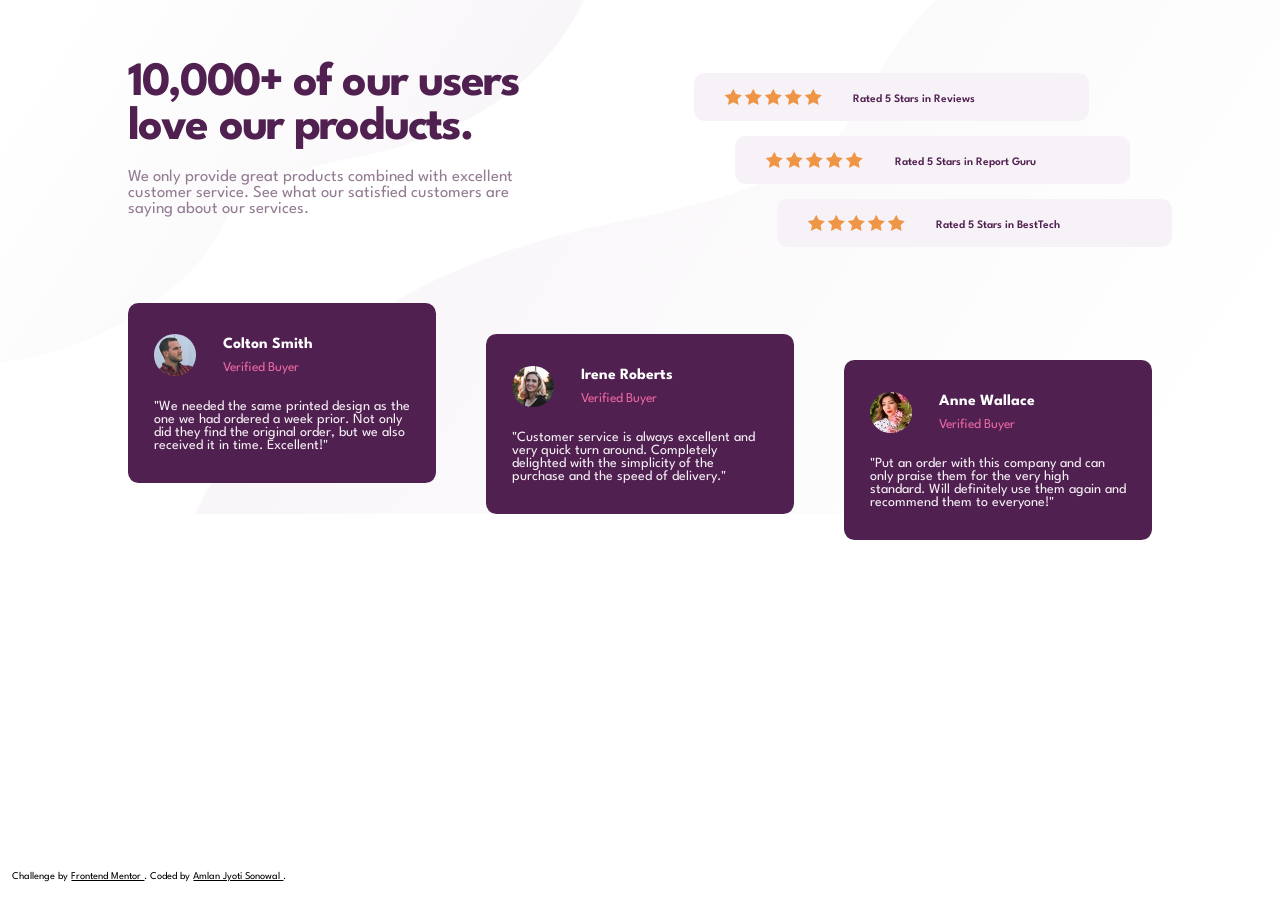
<file: social-proof-section-master/index.html>
<!DOCTYPE html>
<html lang="en">
<head>
    <meta charset="UTF-8" />
    <meta name="viewport" content="width=device-width, initial-scale=1.0" />
    <link rel="icon" type="image/png" sizes="32x32" href="./images/favicon-32x32.png" />
	<link href="https://fonts.googleapis.com/css2?family=Spartan:wght@400;500;700&display=swap" rel="stylesheet">
	<link rel="stylesheet" href="https://cdnjs.cloudflare.com/ajax/libs/animate.css/4.1.1/animate.min.css"/>

    <link rel="stylesheet" href="./styles/main.css">
    <title>Frontend Mentor | Social proof section</title>

</head>
<body>
    <main class="container">
       <section class="top">
	     <article class="top__content">
           <h1 class="content__heading animate__animated animate__fadeInDown"> 10,000+ of our users love our products. </h1>
	       
           <p class="content__paragraph animate__animated animate__fadeInLeft"> We only provide great products combined with excellent customer service.
           See what our satisfied customers are saying about our services.</p>
		 </article>
         
	     <article class="top__rating animate__animated animate__fadeInRight">
           <div class="rating rating-top"> 
		      <p class="rating__stars">
		        <img src="./images/icon-star.svg">
		        <img src="./images/icon-star.svg">
		        <img src="./images/icon-star.svg">
		        <img src="./images/icon-star.svg">
		        <img src="./images/icon-star.svg"> 
			  </p>
		      <p class="rating__context"> Rated 5 Stars in Reviews </p>
           </div>			  
           <div class="rating rating-mid"> 
		      <p class="rating__stars">
		        <img src="./images/icon-star.svg">
		        <img src="./images/icon-star.svg">
		        <img src="./images/icon-star.svg">
		        <img src="./images/icon-star.svg">
		        <img src="./images/icon-star.svg">
			  </p>
			  <p class="rating__context"> Rated 5 Stars in Report Guru </p>
		   </div>
           <div class="rating rating-bottom"> 
		      <p class="rating__stars">
		        <img src="./images/icon-star.svg">
		        <img src="./images/icon-star.svg">
		        <img src="./images/icon-star.svg">
		        <img src="./images/icon-star.svg">
		        <img src="./images/icon-star.svg">
			  </p>
			  <p class="rating__context"> Rated 5 Stars in BestTech </p>
		   </div>
	     </article>
	   </section>
       
	   <section class="bottom animate__animated animate__fadeInUp">
	   
          <div class="bottom__card profile-card card-left"> 
		    <img src="./images/image-colton.jpg" class="card__img">
		    <h2 class="card__heading"> Colton Smith
		       <span class="heading__status"> Verified Buyer </span> 
			</h2> 
            <p class="card__context">"We needed the same printed design as the one we had ordered a week prior.
            Not only did they find the original order, but we also received it in time.
            Excellent!" </p>
		  </div>
          
          <div class="bottom__card profile-card card-middle"> 
		    <img src="./images/image-irene.jpg" class="card__img">
		    <h2 class="card__heading"> Irene Roberts
               <span class="heading__status"> Verified Buyer </span> 
			</h2> 
            <p class="card__context"> "Customer service is always excellent and very quick turn around. Completely
            delighted with the simplicity of the purchase and the speed of delivery." </p>
		  </div>
          
          <div class="bottom__card profile-card card-right"> 
		    <img src="./images/image-anne.jpg" class="card__img">
		    <h2 class="card__heading"> Anne Wallace
               <span class="heading__status"> Verified Buyer </span> 
			</h2> 
            <p class="card__context"> "Put an order with this company and can only praise them for the very high
            standard. Will definitely use them again and recommend them to everyone!" </p>
		  </div>
	   </section>
	   
	   <div class="attribution">
         Challenge by
         <a href="https://www.frontendmentor.io?ref=challenge" target="_blank"> Frontend Mentor </a>.
	     Coded by <a href="#"> Amlan Jyoti Sonowal </a>.
       </div>
	
	</main>
	
</body>
</html>
</file>
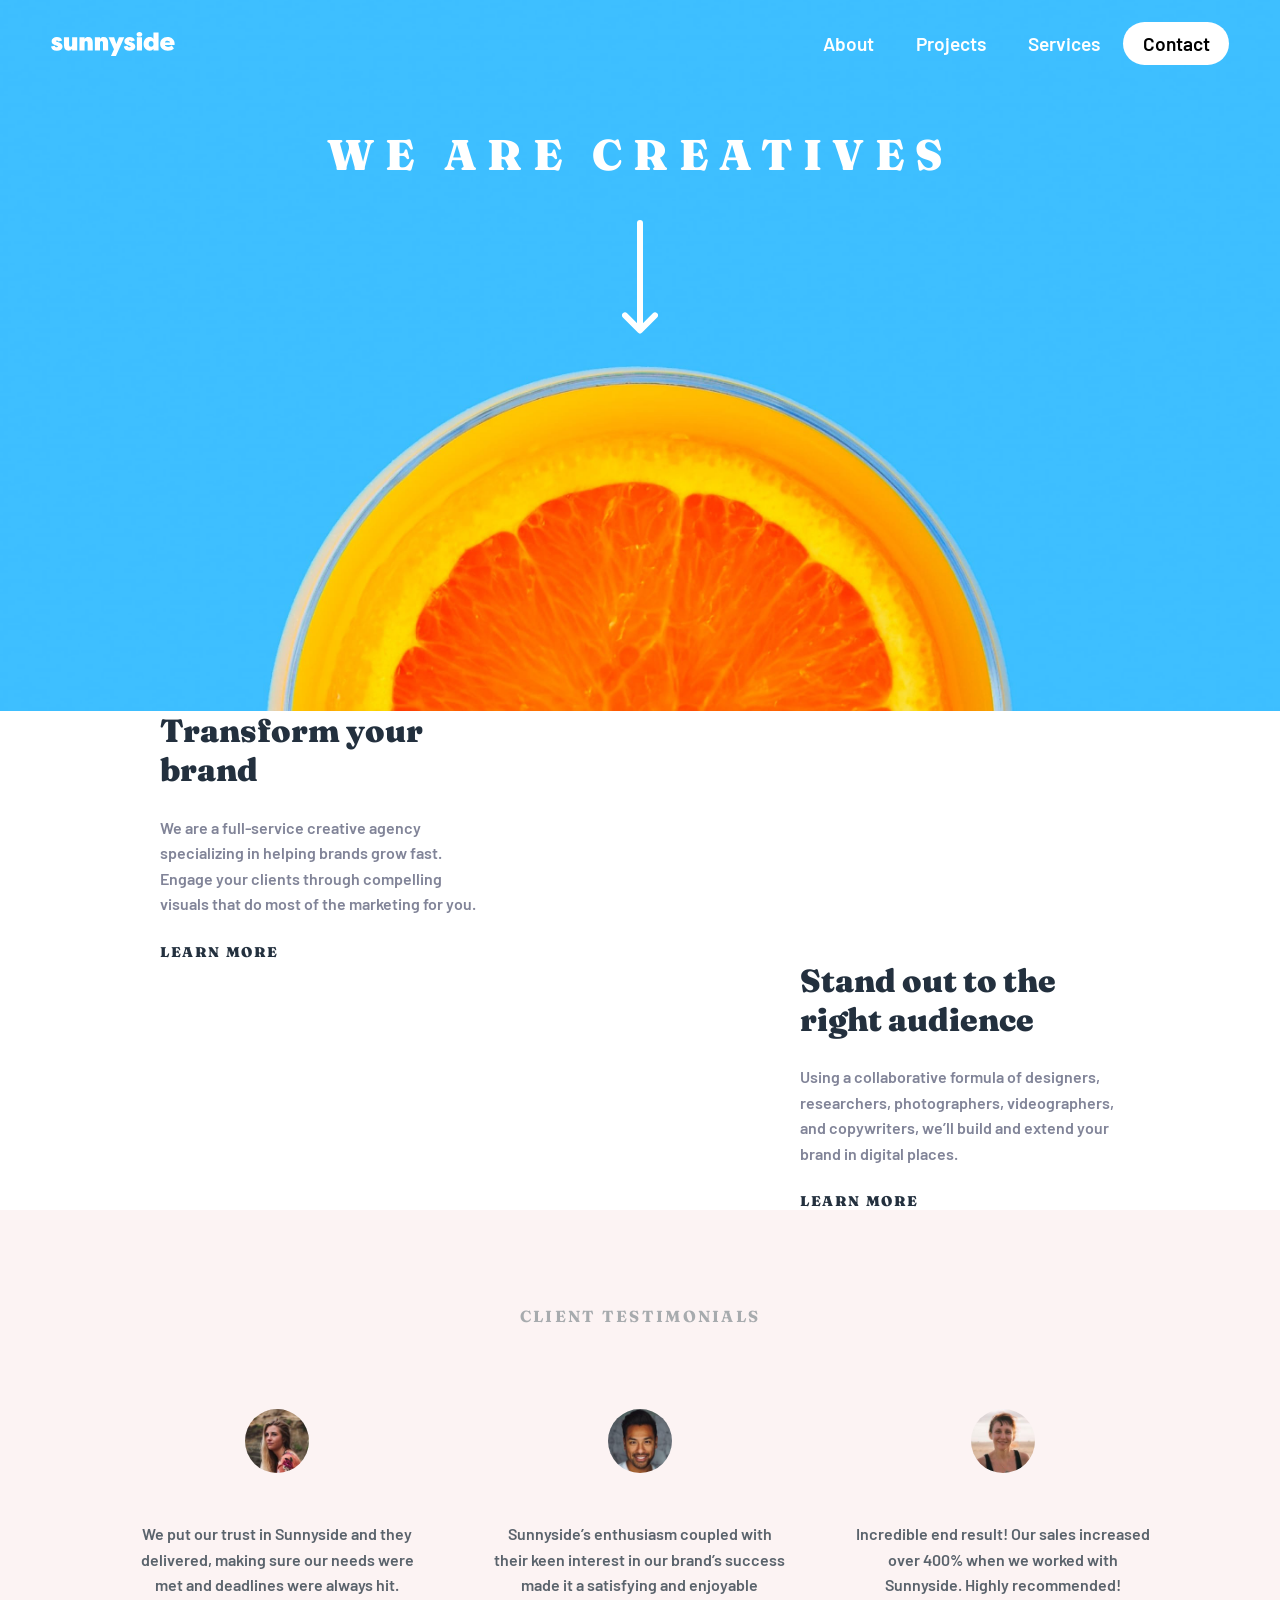
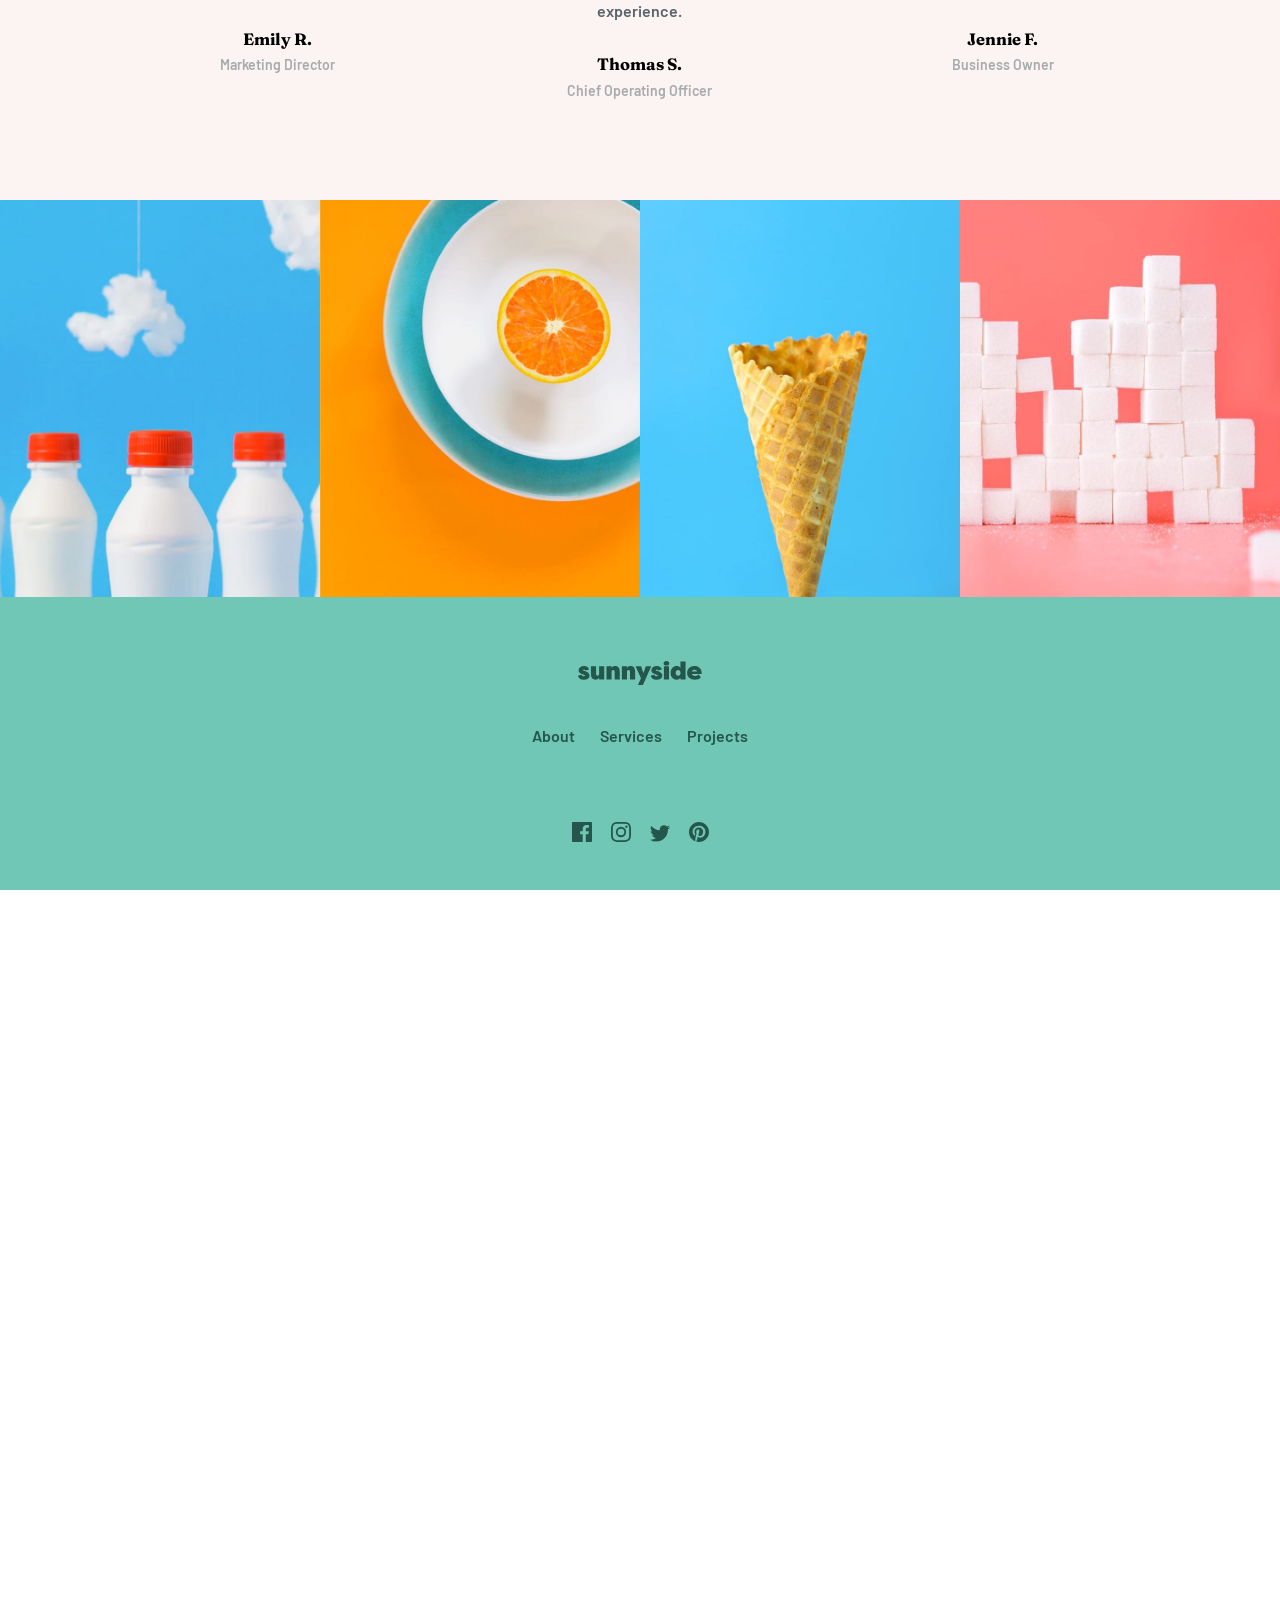
<file: sunnyside-agency-landing-page-main/index.html>
<!DOCTYPE html>
<html lang="en">
<head>
  <meta charset="UTF-8">
  <meta name="viewport" content="width=device-width, initial-scale=1.0">
  <link rel="preconnect" href="https://fonts.googleapis.com">
  <link rel="preconnect" href="https://fonts.gstatic.com" crossorigin>
  <link href="https://fonts.googleapis.com/css2?family=Barlow:wght@600&family=Fraunces:wght@700;900&display=swap" rel="stylesheet">
  <link href="./css/main.css" rel="stylesheet">
  <title>Frontend Mentor | Sunnyside agency landing page</title>

  <style>
    .attribution { display: none; font-size: 11px; text-align: center; }
    .attribution a { color: hsl(228, 45%, 44%); }
  </style>
</head>
<body>

  <header>
     <picture class="header__img">
	    <source media="(min-width: 1200px)" srcset="./images/desktop/image-header.jpg">
	    <source media="(max-width: 1200px)" srcset="./images/mobile/image-header.jpg">
	    <img src="./images/desktop/image-header.jpg" alt="intro-image Lemon"/>
	 </picture>
	 <div class="header__content">
        <nav class="navbar">
	      <div class="nav-img page-logo">
	          <img src="./images/logo.svg" alt="website logo"/>
	      </div>
	      <details class="nav-menu">
	         <summary> <img src="./images/icon-hamburger.svg" alt="menu button" class="menu-icon" /> </summary>
	  	     <p class="link-group">
			     <span class="design-triangle"> </span>
                 <span class="menu-option"> <a class="nav-link"> About </a> </span>
                 <span class="menu-option"> <a class="nav-link"> Services </a> </span>
                 <span class="menu-option"> <a class="nav-link"> Projects </a> </span>
                 <span class="menu-option"> <a class="nav-link"> Contact </a> </span>
	  	     </p>
	      </details>
	      <div class="nav-link-lg">
	        <a class="nav-link"> About </a>
	  	    <a class="nav-link"> Projects </a>
	  	    <a class="nav-link"> Services </a>
	  	    <a class="nav-link"> Contact </a> 
	      </div>
        </nav>
	    
        <h1 class="page-heading"> We are creatives </h1>
	</div>
  </header>
	 
  <main class="content">
  
     <div class="content-top">
	   <picture class="hero-img-first">
	       <source media="(min-width: 1200px)" srcset="./images/desktop/image-transform.jpg">
	       <source media="(max-width: 1200px)" srcset="./images/mobile/image-transform.jpg">
	       <img src="./images/desktop/image-transform.jpg" class="section-img" alt="white egg in yellow background" /> 
	   </picture>
	   
	   <div class="section-text section-text-first">
          <h2 class="section__header"> Transform your brand </h2>
          
          <p> We are a full-service creative agency specializing in helping brands grow fast. 
          Engage your clients through compelling visuals that do most of the marketing for you. </p>
          
          <a class="section__link"> Learn more </a>
	   </div>
	   
	   <picture class="hero-img-second">
	       <source media="(min-width: 1200px)" srcset="./images/desktop/image-stand-out.jpg">
	       <source media="(max-width: 1200px)" srcset="./images/mobile/image-stand-out.jpg">
	       <img src="./images/desktop/image-transform.jpg" class="section-img" alt="light-pink wine-cup in pink background" /> 
	   </picture>
	   
	   <div class="section-text section-text-second">
         <h2 class="section__header"> Stand out to the right audience </h2>
         
         <p> Using a collaborative formula of designers, researchers, photographers, videographers, 
	     and copywriters, we’ll build and extend your brand in digital places. </p>
         
         <a class="section__link"> Learn more </a>
	   </div>
	 </div>
     
	 <div class="content-middle">
	   <div class="section-img section-img-first">
	     <picture class="hero-img-first">
	       <source media="(min-width: 1200px)" srcset="./images/desktop/image-graphic-design.jpg">
	       <source media="(max-width: 1200px)" srcset="./images/mobile/image-graphic-design.jpg">
	       <img src="./images/desktop/image-transform.jpg" class="section-img" alt="Red cherry in cyan background" /> 
	     </picture>
	     
		 <div class="img-text">
           <h2 class="img__header"> Graphic design </h2>
           <p> Great design makes you memorable. We deliver artwork that underscores your brand message 
	       and captures potential clients’ attention. </p>
	     </div>
	   </div>
       
	   <div class="section-img section-img-second">
	     <picture class="hero-img-second">
	       <source media="(min-width: 1200px)" srcset="./images/desktop/image-photography.jpg">
	       <source media="(max-width: 1200px)" srcset="./images/mobile/image-photography.jpg">
	       <img src="./images/desktop/image-transform.jpg" class="section-img" alt="red orange in blue background" /> 
	     </picture>
		 
		 <div class="img-text"> 
           <h2 class="img__header"> Photography </h2> 
           <p> Increase your credibility by getting the most stunning, high-quality photos that improve your business image. </p>
         </div>
       </div>
	 </div>
	 
	 <div class="content-bottom">
         <h2 class="content-bottom__header"> Client testimonials </h2>
         
	     <div class="section-client section-client-first">
		   <div class="client-img-wrapper">
		     <img src="./images/image-emily.jpg" class="client__img" alt="">
		   </div>
           <p class="client__comment"> We put our trust in Sunnyside and they delivered, making sure our needs were met and 
		   deadlines were always hit. </p>
           <h3 class="client__name"> Emily R. <br />
	         <span class="client__position"> Marketing Director </span> 
	       </h3>
	     </div>
         
	     <div class="section-client section-client-second">
		   <div class="client-img-wrapper">
		     <img src="./images/image-thomas.jpg" class="client__img" alt="">
		   </div>
           <p class="client__comment"> Sunnyside’s enthusiasm coupled with their keen interest in our brand’s success made it a 
		   satisfying and enjoyable experience. </p>
           <h3 class="client__name"> Thomas S. <br />
             <span class="client__position"> Chief Operating Officer </span> 
	       </h3>
	     </div>
           
	     <div class="section-client section-client-third">
		   <div class="client-img-wrapper">
		     <img src="./images/image-jennie.jpg" class="client__img" alt="">
		   </div>
           <p class="client__comment"> Incredible end result! Our sales increased over 400% when we worked with 
		   Sunnyside. Highly recommended! </p>
           <h3 class="client__name"> Jennie F. <br />
             <span class="client__position"> Business Owner </span> 
	       </h3>
	     </div>
	 </div>
  </main>

  <footer>
     <div class="footer__img-wrapper">
	   <picture class="footer__img footer__img-first">
          <source media ="(max-width: 1200px)" srcset="./images/mobile/image-gallery-milkbottles.jpg">
		  <source media ="(min-width: 1200px)" srcset="./images/desktop/image-gallery-milkbottles.jpg">
		  <img src ="./images/desktop/image-gallery-milkbottles.jpg" />
       </picture>	   
	   <picture class="footer__img footer__img-second">
          <source media ="(max-width: 1200px)" srcset="./images/mobile/image-gallery-orange.jpg">
		  <source media ="(min-width: 1200px)" srcset="./images/desktop/image-gallery-orange.jpg">
		  <img src ="./images/desktop/image-gallery-milkbottles.jpg" />
       </picture>
	   <picture class="footer__img footer__img-third">
          <source media ="(max-width: 1200px)" srcset="./images/mobile/image-gallery-cone.jpg">
		  <source media ="(min-width: 1200px)" srcset="./images/desktop/image-gallery-cone.jpg">
		  <img src ="./images/desktop/image-gallery-cone.jpg" />
       </picture>
	   <picture class="footer__img footer__img-forth">
          <source media ="(max-width: 1200px)" srcset="./images/mobile/image-gallery-sugar-cubes.jpg">
		  <source media ="(min-width: 1200px)" srcset="./images/desktop/image-gallery-sugarcubes.jpg">
		  <img src ="./images/desktop/image-gallery-sugar-cubes.jpg" />
       </picture>
	 </div>
	 <div class="footer__logo-wrapper">
	   <svg width="124" height="24" xmlns="http://www.w3.org/2000/svg" class="footer__logo">
	       <path d="M5.857 18.708c1.638 0 2.995-.36 4.07-1.08 1.075-.721 1.613-1.769 1.613-3.144-.083-1.855-1.464-3.246-4.144-4.173l-1.44-.597c-.314-.1-.538-.198-.67-.298a.45.45 0 01-.198-.373c0-.414.273-.62.819-.62.678 0 1.182.347 1.513 1.043l3.698-1.044c-.893-2.22-2.614-3.329-5.162-3.329-1.522 0-2.788.398-3.797 1.193C1.15 7.08.645 8.116.645 9.39c0 .398.058.766.174 1.106.116.34.29.638.521.894.232.257.455.48.67.671.215.19.488.369.82.534.33.166.582.286.756.36.174.075.41.162.707.261l.422.15 1.49.546c.363.133.6.244.707.335a.449.449 0 01.16.36c0 .431-.404.647-1.215.647-1.191 0-1.903-.53-2.134-1.59L0 14.509c.463 2.8 2.416 4.2 5.857 4.2zm11.636 0c1.638 0 2.845-.63 3.623-1.888v1.615h5.112V5.366h-5.112v7.156c0 1.474-.505 2.21-1.514 2.21-1.026 0-1.539-.736-1.539-2.21V5.366h-5.112v7.653c0 3.793 1.514 5.69 4.542 5.69zm16.103-.273V11.28c0-1.475.504-2.212 1.513-2.212 1.026 0 1.54.737 1.54 2.212v7.155h5.111v-7.652c0-3.793-1.513-5.69-4.541-5.69-1.638 0-2.846.63-3.623 1.888V5.366h-5.113v13.069h5.113zm15.383 0V11.28c0-1.475.504-2.212 1.514-2.212 1.025 0 1.538.737 1.538 2.212v7.155h5.113v-7.652c0-3.793-1.514-5.69-4.542-5.69-1.638 0-2.846.63-3.623 1.888V5.366h-5.113v13.069h5.113zM64.958 24l8.289-18.634H67.91l-2.532 6.684-2.258-6.684h-5.584l5.435 11.802L59.944 24h5.014zm13.67-5.292c1.638 0 2.995-.36 4.07-1.08 1.076-.721 1.614-1.769 1.614-3.144-.083-1.855-1.465-3.246-4.145-4.173l-1.44-.597c-.314-.1-.537-.198-.67-.298a.45.45 0 01-.198-.373c0-.414.273-.62.819-.62.678 0 1.183.347 1.514 1.043l3.698-1.044c-.894-2.22-2.614-3.329-5.162-3.329-1.522 0-2.788.398-3.797 1.193-1.01.795-1.514 1.83-1.514 3.105 0 .398.058.766.173 1.106.116.34.29.638.522.894.231.257.455.48.67.671.215.19.488.369.819.534.33.166.583.286.757.36.173.075.41.162.707.261l.422.15 1.489.546c.364.133.6.244.707.335a.449.449 0 01.161.36c0 .431-.405.647-1.216.647-1.19 0-1.902-.53-2.134-1.59l-3.723.844c.464 2.8 2.416 4.2 5.857 4.2zm9.8-14.137c.91 0 1.613-.215 2.11-.646.495-.43.744-.977.744-1.64 0-.678-.24-1.23-.72-1.651C90.082.21 89.371 0 88.428 0c-.943 0-1.655.211-2.135.634-.48.422-.72.973-.72 1.652 0 .662.249 1.209.745 1.64.497.43 1.2.645 2.11.645zm2.556 13.864V5.366H85.87v13.069h5.113zm7.74.273c1.737 0 2.977-.63 3.722-1.888v1.615h5.112V.472h-5.112v6.534c-.745-1.275-1.985-1.913-3.723-1.913-1.753 0-3.214.642-4.38 1.926-1.166 1.283-1.75 2.91-1.75 4.882 0 1.97.584 3.598 1.75 4.882 1.166 1.283 2.627 1.925 4.38 1.925zm1.39-3.9c-.729 0-1.312-.274-1.75-.82-.439-.547-.658-1.243-.658-2.087 0-.845.215-1.54.645-2.087.447-.547 1.034-.82 1.762-.82s1.311.273 1.75.82c.438.546.657 1.242.657 2.087 0 .844-.219 1.54-.657 2.087-.439.546-1.022.82-1.75.82zm16.698 3.9c2.597 0 4.624-.754 6.08-2.26l-2.11-2.833c-1.042.845-2.217 1.267-3.524 1.267-.992 0-1.799-.224-2.42-.67-.62-.448-.93-.879-.93-1.293h9.604c.083-.298.124-.687.124-1.167 0-2.054-.674-3.677-2.022-4.87-1.349-1.193-3.073-1.789-5.175-1.789-2.25 0-4.028.671-5.335 2.013-1.307 1.341-1.961 2.956-1.961 4.844 0 1.938.69 3.549 2.072 4.833 1.382 1.283 3.247 1.925 5.597 1.925zm2.208-8.149h-5.112c.033-.613.298-1.08.794-1.404.496-.323 1.084-.484 1.762-.484.678 0 1.266.165 1.762.497.497.331.761.795.794 1.391z" fill="#FFF" fill-rule="nonzero"/>
	   </svg>
	 </div>
	 <div class="footer__link-wrapper">
       <a href="#" class="footer__link"> About </a>
       <a href="#" class="footer__link"> Services </a>
       <a href="#" class="footer__link"> Projects </a>
	 </div>
	 
	 <div class="footer__media-wrapper">
	   <svg width="20" height="20" xmlns="http://www.w3.org/2000/svg" class="footer__media">
	     <path d="M18.896 0H1.104C.494 0 0 .494 0 1.104v17.793C0 19.506.494 20 1.104 20h9.58v-7.745H8.076V9.237h2.606V7.01c0-2.583 1.578-3.99 3.883-3.99 1.104 0 2.052.082 2.329.119v2.7h-1.598c-1.254 0-1.496.597-1.496 1.47v1.928h2.989l-.39 3.018h-2.6V20h5.098c.608 0 1.102-.494 1.102-1.104V1.104C20 .494 19.506 0 18.896 0z" fill="#2C7566" fill-rule="nonzero"/>
	   </svg>
	   <svg width="20" height="20" xmlns="http://www.w3.org/2000/svg" class="footer__media">
	     <path d="M10 1.802c2.67 0 2.987.01 4.042.059 2.71.123 3.975 1.409 4.099 4.099.048 1.054.057 1.37.057 4.04 0 2.672-.01 2.988-.057 4.042-.124 2.687-1.387 3.975-4.1 4.099-1.054.048-1.37.058-4.041.058-2.67 0-2.987-.01-4.04-.058-2.718-.124-3.977-1.416-4.1-4.1-.048-1.054-.058-1.37-.058-4.041 0-2.67.01-2.986.058-4.04.124-2.69 1.387-3.977 4.1-4.1 1.054-.048 1.37-.058 4.04-.058zM10 0C7.284 0 6.944.012 5.877.06 2.246.227.227 2.242.061 5.877.01 6.944 0 7.284 0 10s.012 3.057.06 4.123c.167 3.632 2.182 5.65 5.817 5.817 1.067.048 1.407.06 4.123.06s3.057-.012 4.123-.06c3.629-.167 5.652-2.182 5.816-5.817.05-1.066.061-1.407.061-4.123s-.012-3.056-.06-4.122C19.777 2.249 17.76.228 14.124.06 13.057.01 12.716 0 10 0zm0 4.865a5.135 5.135 0 100 10.27 5.135 5.135 0 000-10.27zm0 8.468a3.333 3.333 0 110-6.666 3.333 3.333 0 010 6.666zm5.338-9.87a1.2 1.2 0 100 2.4 1.2 1.2 0 000-2.4z" fill="#2C7566" fill-rule="nonzero"/>
	   </svg>
	   <svg width="20" height="17" xmlns="http://www.w3.org/2000/svg" class="footer__media">
	     <path d="M20 2.172a8.192 8.192 0 01-2.357.646 4.11 4.11 0 001.805-2.27 8.22 8.22 0 01-2.606.996A4.096 4.096 0 0013.847.248c-2.65 0-4.596 2.472-3.998 5.037A11.648 11.648 0 011.392 1a4.109 4.109 0 001.27 5.478 4.086 4.086 0 01-1.858-.513c-.045 1.9 1.318 3.679 3.291 4.075a4.113 4.113 0 01-1.853.07 4.106 4.106 0 003.833 2.849A8.25 8.25 0 010 14.658a11.616 11.616 0 006.29 1.843c7.618 0 11.923-6.434 11.663-12.205A8.354 8.354 0 0020 2.172z" fill="#2C7566" fill-rule="nonzero"/>
	   </svg>
	   <svg width="20" height="20" xmlns="http://www.w3.org/2000/svg" class="footer__media">
	     <path d="M10 0C4.477 0 0 4.477 0 10c0 4.237 2.636 7.855 6.356 9.312-.088-.791-.167-2.005.035-2.868.181-.78 1.172-4.97 1.172-4.97s-.299-.6-.299-1.486c0-1.39.806-2.428 1.81-2.428.852 0 1.264.64 1.264 1.408 0 .858-.546 2.14-.828 3.33-.236.995.5 1.807 1.48 1.807 1.778 0 3.144-1.874 3.144-4.58 0-2.393-1.72-4.068-4.176-4.068-2.845 0-4.516 2.135-4.516 4.34 0 .859.331 1.781.745 2.281a.3.3 0 01.069.288l-.278 1.133c-.044.183-.145.223-.335.134-1.249-.581-2.03-2.407-2.03-3.874 0-3.154 2.292-6.052 6.608-6.052 3.469 0 6.165 2.473 6.165 5.776 0 3.447-2.173 6.22-5.19 6.22-1.013 0-1.965-.525-2.291-1.148l-.623 2.378c-.226.869-.835 1.958-1.244 2.621.937.29 1.931.446 2.962.446 5.523 0 10-4.477 10-10S15.523 0 10 0z" fill="#2C7566" fill-rule="nonzero"/>
	   </svg>
	 </div>
	 
     <div class="attribution">
       Challenge by <a href="https://www.frontendmentor.io?ref=challenge" target="_blank">Frontend Mentor</a>. 
       Coded by <a href="#">Your Name Here</a>.
     </div>
  </footer>
</body>
</html>
</file>
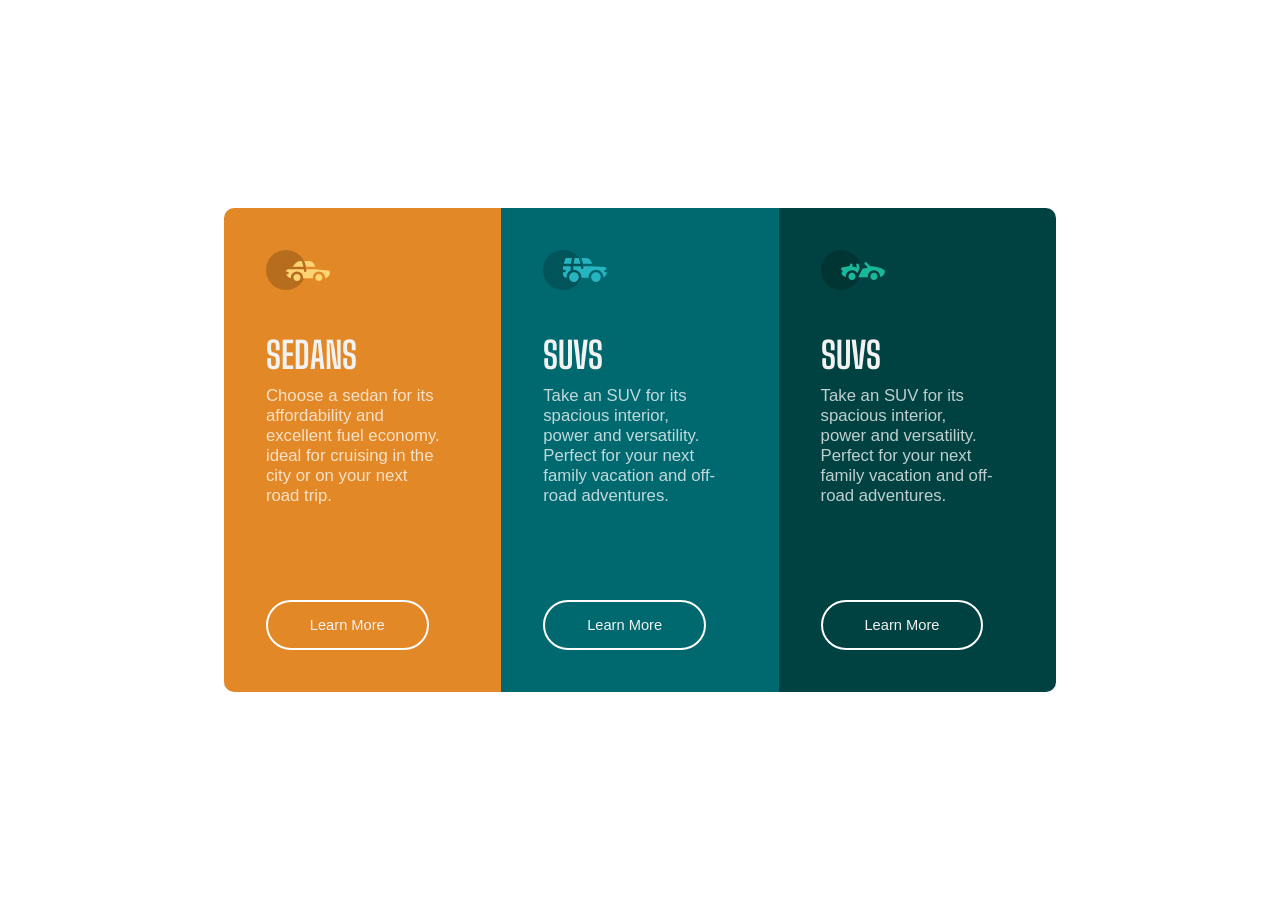
<file: three_column_card_preview/index.html>
<!DOCTYPE html>
<html>
<head>
  <title> </title>
  <meta name="viewport" content="width=device-width, initial-scale=1.0">
  <link rel="preconnect" href="https://fonts.gstatic.com" />
  <link href="https://fonts.googleapis.com/css2?family=Big+Shoulders+Display:wght@700&family=Lexend+Deca&display=swap" rel="stylesheet"/>
  <link href="public/style.css" rel="stylesheet">
</head>
<body>

    <div class ="container">
	  <div class ="card">
	    <div class ="logobox">
          <img src ="images/icon-sedans.svg">
		</div>
		<div class ="textbox"> 
		  <h1> Sedans </h1>
		  <p> Choose a sedan for its affordability and excellent fuel economy.
		      ideal for cruising in the city or on your next road trip.
		  </p>
		</div>
		<div class ="footer">
          <button class ="btn-sedans-info" type="button"> Learn More </button>
		</div>
	  </div>
	  
	  
	  <div class ="card">
	    <div class ="logobox"> 
		  <img src ="images/icon-suvs.svg">
		</div>
		<div class ="textbox">
          <h1> Suvs </h1>
		  <p> Take an SUV for its spacious interior, power and versatility.
		      Perfect for your next family vacation and off-road adventures.
		  </p>
		</div>
		<div class ="footer"> 
		  <button class ="btn-suvs-info" type="button"> Learn More </button>
		</div>
	  </div>
	  
	  
	  <div class ="card">
	    <div class ="logobox"> 
		  <img src ="images/icon-luxury.svg">
		</div>
		<div class ="textbox">
          <h1> Suvs </h1>
		  <p> Take an SUV for its spacious interior, power and versatility.
		      Perfect for your next family vacation and off-road adventures.
		  </p>
		</div>
		<div class ="footer"> 
		  <button class ="btn-luxury-info" type="button"> Learn More </button>
		</div>
	  </div>
	</div>

</body>
</html>
</file>
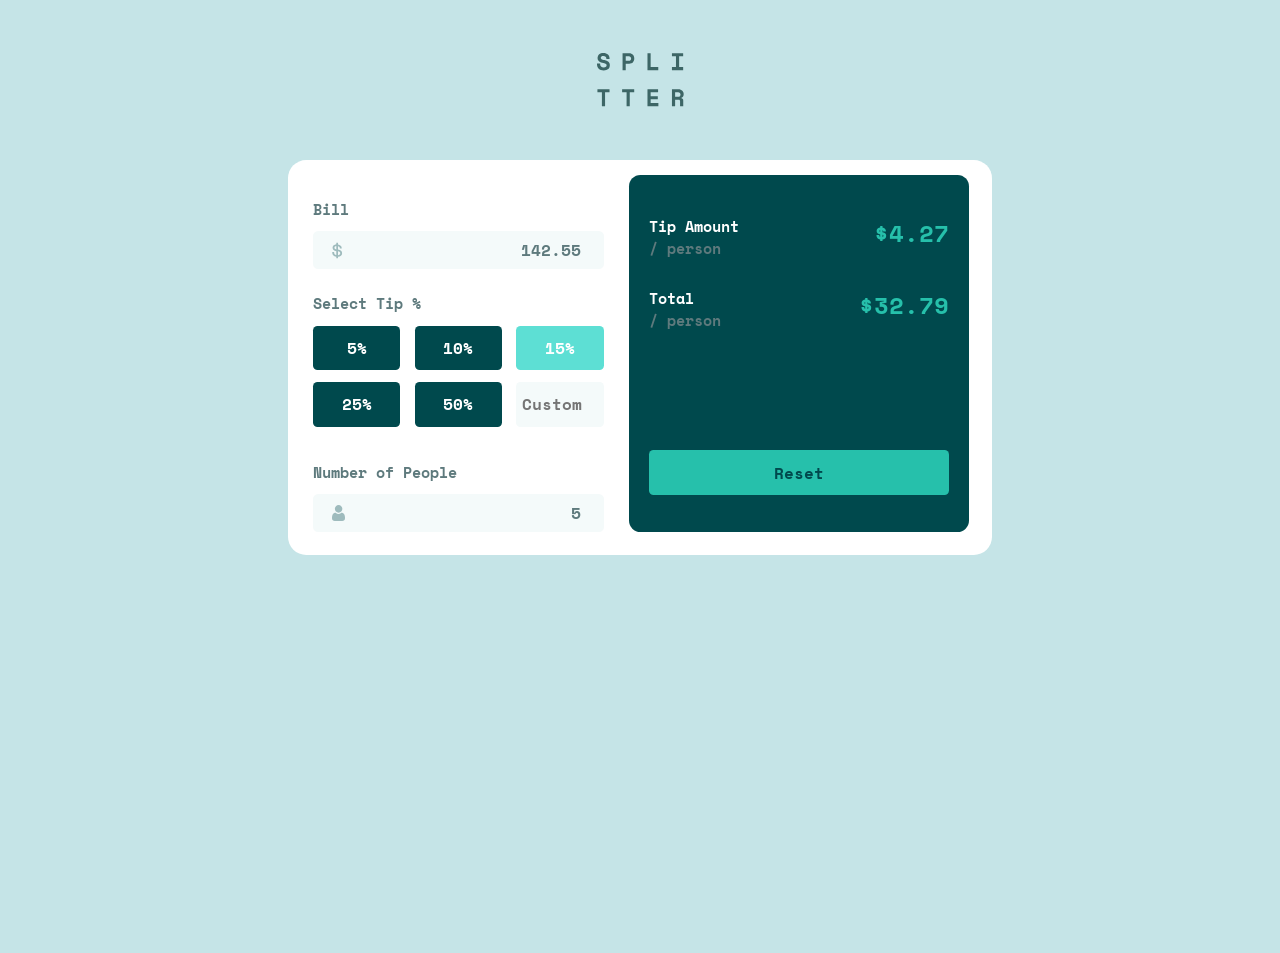
<file: tip-calculator-app-main/index.html>
<!DOCTYPE html>
<html lang="en">
<head>
  <meta charset="UTF-8">
  <meta name="viewport" content="width=device-width, initial-scale=1.0">
  <link rel="preconnect" href="https://fonts.googleapis.com">
  <link rel="preconnect" href="https://fonts.gstatic.com" crossorigin>
  <link href="https://fonts.googleapis.com/css2?family=Space+Mono:wght@400;500;700&display=swap" rel="stylesheet">
  <link rel="stylesheet" href="./css/main.css">
  <link rel="stylesheet" href="./css/animate.min.css">
  <script defer src="./js/script.js"> </script>
  <title>Frontend Mentor | Tip calculator app</title>
 
</head>
<body>

  <div class="page">
  <div class="header container">
      <img src="./images/logo.svg" alt="website-logo" />
  </div>
  
  <div class="main container">
    <div class="calculator animate__animated animate__bounceIn">
	  
	  <div class="calculator__left">
        <label for="bill"> Bill </label>
        <input type="number" name="bill" value="142.55" id="input-bill">
	    
        <label for="btn-group"> Select Tip % </label>
		<div class="btn-group">
           <button> 5% </button>
           <button> 10% </button>
           <button class="default-btn"> 15% </button>
           <button> 25% </button>
           <button> 50% </button>
           <input type="number" class="custom-btn" placeholder="Custom">
        </div>
		
        <label for="noOfPeople"> Number of People </label>
		<input type="number" name="noOfPeople" id="input-people" value="5">
	  </div>
	  
	  <div class="calculator__right">

	    <div class="tip-per-person">
           <p class="tip-title"> Tip Amount <br /> <span class="title-grey"> / person </span> </p>
		   <p class="tip-value"> $4.27 </p>
		</div>
        
		<div class="tip-total">
           <p class="tip-title"> Total <br /> <span class="title-grey"> / person </span> </p>
		   <p class="tip-value"> $32.79 </p>
		</div>
        
        <button class="reset-btn"> Reset </button>
	  </div>
	  
    </div>
  </div>
  
  <div class="footer attribution">
    Challenge by <a href="https://www.frontendmentor.io?ref=challenge" target="_blank">Frontend Mentor</a>. 
    Coded by <a href="#">Your Name Here</a>.
  </div>
  </div>
  
</body>
</html>
</file>
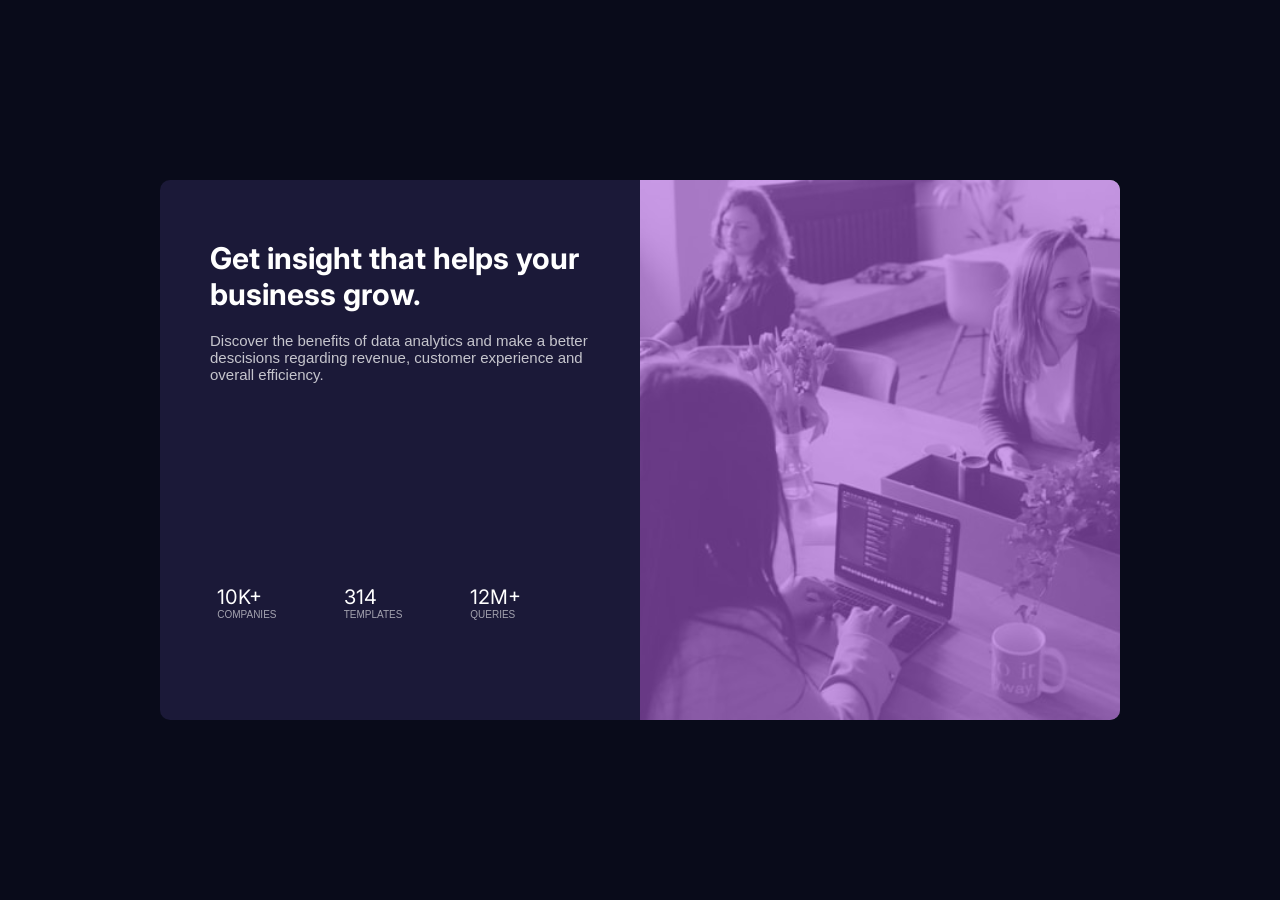
<file: RWD-challenge.html>
<!DOCTYPE html>
<html>
<head>
   <title> </title>
   <link rel="preconnect" href="https://fonts.gstatic.com">
   <link href="https://fonts.googleapis.com/css2?family=Inter&display=swap" rel="stylesheet">
   <meta name ="viewport" content ="width=device-width, initial-scale=1.0">
   <style>
   
      * {
         margin : 0;
         padding : 0;
         box-sizing : border-box;
      }
      body {
         font-size : 15px;
      }
      .container {
         display : flex;
         position : fixed;
         top : 0;
         left : 0;
         justify-content : center;
         align-items :  center;
         background-color : hsl(233, 47%, 7%);
         height : 100%;
         min-width : 100vw;
      }
      .card-container {
         display : flex;
         flex-flow : column wrap;
         border-radius: 10px;
         overflow : hidden;
         height : 85vh;
         width : 85vw;
      }
      .imagebox {
         background : url("images/image-header-mobile.jpg") no-repeat center;
         background-size : cover;
         position : relative;
         min-height : 35%;
         width : 100%;
      }
      .imagebox .overlay {
         width : 100%;
         height : 100%;
         position : absolute;
         left : 0;
         right : 0;
         background-color: hsl(277, 64%, 61%);
         opacity : 0.6;
      }
      .textbox {
         background-color: hsl(244, 38%, 16%);
         height : 65%;
         width : 100%;
      }
      .text-content {
         width : 100%;
         height : auto;
         padding : 14% 25px 0;
      }
      .text-content h1 {
	     font-family: 'Inter', sans-serif;
	     font-size : 1.5em;
         text-align: center;
         margin-bottom : 20px;
         color : hsl(0, 0%, 100%);
      }
      .text-content p {
	     font-family: 'Lexend Deca', sans-serif;
	     font-size : 1em;
         text-align: center;
         margin : 0;
         color : hsla(0, 0%, 100%, 0.75);
		 margin-bottom : 20px;
      }
      .text-footer {
         width : 100%;
         height : auto;
         display : flex;
         flex-flow : column wrap; 
         justify-content : center;
         align-items : center;
      }
      .text-footer ul {
         list-style-type : none;
         width : 60%;
         padding : 7px;
      }
      .text-footer ul li {
         text-align : center;
      }
      .text-footer ul li:nth-child(1) {
	     font-family: 'Inter', sans-serif;
         color : hsl(0, 0%, 100%);
      }
      .text-footer ul li:nth-child(2) {
	     font-family: 'Lexend Deca', sans-serif;
	     font-size : 12px;
         text-transform: uppercase;
         color : hsla(0, 0%, 100%, 0.6);
      }
   
   @media only screen and (min-width: 600px) {

      .card-container {
         width : 75%;
         height : 60%;
      }
      .card-container .imagebox {
         background: url("images/image-header-desktop.jpg") no-repeat center;
         background-size: cover;
         order : 2;
         width : 50%;
         height : 100%;
      }
      .card-container .textbox {
         padding : 0 25px;
         order : 1;
         width : 50%;
         height : 100%;
      }
      .textbox .text-content {
         width : 100%;
         height : 70%;
      }
	  .textbox .text-content h1 {
	     font-size : 2em;
	  }
      .textbox .text-content h1, .textbox .text-content p {
         text-align : left;
      }
      .textbox .text-footer {
         width : 100%;
         height : auto;
         flex-flow : row nowrap;
         justify-content: top;
         align-items : left;
         padding : 0 25px;
      }
      .text-footer ul {
         height : auto;
         width : 33.3%;
         margin : 0;
      }
      .text-footer ul li:nth-child(2) {
         text-align : left;
         font-size : 10px;
      }
      .text-footer ul li:nth-child(1) {
         font-size : 20px;
         text-align : left;
      }
      
      
   }

   </style>
</head>
<body>
   <div class ="container">
       <div class ="card-container">
          <div class ="imagebox">
            <div class ="overlay"></div>
         </div>
          <div class ="textbox">
             <div class ="text-content">
                <h1> Get insight that helps your business grow. </h1>
                <p> Discover the benefits of data analytics and make a better 
                    descisions regarding revenue, customer experience and overall
                    efficiency.
                </p>
             </div>
             <div class ="text-footer">
                <ul>
                   <li> 10K+ </li>
                   <li> companies </li>
                </ul>
                <ul> 
                   <li> 314 </li>
                   <li> templates </li>
                </ul>
                <ul>
                   <li> 12M+ </li>
                   <li> queries </li>
                </ul>
             </div>
          </div>
       </div>
   </div>

</body>
</html>
</file>
<file: coding-bootcamp-testimonials-slider-master/styles/main.css>
:root {
   --color-dark-blue: hsl(240, 38%, 20%);
   --color-greyish-blue: hsl(240, 18%, 77%);
}

@keyframes floatingImg {
	0% {
		transform : translate(0) rotate(-0.5deg);
	}
	50% {
		transform : translateY(-0.5rem) rotate(1deg);
	}
	100% {
		transform : translate(0) rotate(-0.5deg);
	}
}

*,
*::after,
*::before {
	margin: 0;
	border: 0;
	box-sizing: border-box;
}

html {
	font-size: 50%;
	box-sizing: border-box;
	font-family : 'Inter', sans-serif;
}

body {
	width : 100vw;
	height : auto;
	font-size : 2rem;
	padding : 8rem 5rem 0;
	overflow-x : hidden;
	position : relative;
	background : url("../images/pattern-bg.svg");
	background-repeat : no-repeat;
    background-position : center 3rem;
	background-size : 85% auto;
	
}

@media only screen and (min-width : 500px) {
	body {
		background-size : 53rem auto;
	}
}

@media only screen and (min-width: 900px) {
	body {
		font-size : 4rem;
		padding : 0;
	    background-size : contain;
	    background-position : calc(100% - 5rem) center;
	}
}

.slider-wrapper {
    height : auto;
	width : auto;
	overflow : hidden;
}	


.slider-wrapper::before {
	content : url("../images/pattern-curve.svg");
	position : absolute;
	width : 100%;
	bottom : 0;
	line-height : 0; 
	letter-spacing : 0;
	transform : translateX(-5rem);
	overflow : hidden;
}

@media only screen and (min-width: 900px) {
    .slider-wrapper {
    	height : 100vh;
		width : 100%;
		display : flex;
		justify-content : center;
		align-items : center;
	    position : relative;
    }
	.slider-wrapper::before {
		left : 0;
		height : auto;
	}
}

.slider {
	width : auto;
	height : auto;
}


@media only screen and (min-width : 900px) {
	.slider {
		height : 80%;
		width : 80%
	}
}

.slider__img-wrapper {
    width : 100%;
    height : auto;
    position : relative;
	display : flex;
	flex-flow : row wrap;
	justify-content : center;
	margin-bottom : 10rem;
}


@media only screen and (min-width: 900px) {
   .slider__img-wrapper {
	   height : 100%;
       max-width : none;
	   width : auto;
	   float : right;
   }	   
}

.slider__img {
	width : 80%;
	max-width : 40rem;
	height : 100%;
	z-index : -1;
	border-radius : 3px;
	box-shadow : 1rem 6rem 40px -2.5rem rgba(32, 32, 70, 0.2);
	animation : floatingImg 4s ease-in-out infinite;
}

@media only screen and (min-width : 900px) {
	.slider__img {
		width : auto;
		max-width : none;
		
	}
}

.slider__btn-group {
	position : absolute;
	top : calc(100% - 2.5rem);
	left : calc(50% - 5rem);
	letter-spacing : -5rem;
	z-index : 1;
	line-height : 0;
	margin : 0;
	outline : 0;	
}

.slider-btn {
	height : 5rem;
	width : 5rem;
	background : white;
}
.slider-btn:nth-child(1) { 
	border-radius : 50% 0 0 50%;
}
.slider-btn:nth-child(2) {
	border-radius : 0 45% 45% 0;
}

@media only screen and (min-width: 900px) {
	.slider__btn-group {
		left : 15%;
	}
	.slider-btn {
		height : auto;
		width : auto;
		padding : 1.8rem 2.5rem;
	}
}

@media only screen and (min-width: 900px) {
	.slider__content-wrapper-lg {
		height : 100%;
		display : flex;
		flex-flow : row wrap;
		align-content : center;
	}
	.slider__img {
		z-index : -1;
	}
	.slider__text {
		width : calc(100% + 10rem);
		z-index : 1;
	}
	
}

.slider__text-wrapper {
	position : relative;
	display : flex;
	justify-content : center;
}

.slider__text-wrapper::before {
	    content : url("../images/pattern-quotes.svg");
    	position : absolute;
	 	top : -6.5rem;
		left : 50%;
		transform : translate(-50%) scale(0.5);
}

@media only screen and (min-width : 900px) {
    .slider__text-wrapper::before {
        position : relative;
	    top : 5rem;
		left : 6rem;
		transform : initial;
    }
	.slider__text-wrapper {
		display : block;
	}
}

.slider__text {
	text-align : center;
	max-width : 80rem;
	margin-bottom : 3rem;
    font-size : 2.3rem;
    font-family : 'Inter', sans-serif;
    font-weight : 300;
    color : var(--color-dark-blue);
}

.slider__heading-wrapper {
	position : relative;
}

.slider__heading {
	height : auto;
	text-align : center;
  	font-family : 'Inter', sans-serif;
  	font-weight : 700;
    font-size : 2rem;
  	color : var(--color-dark-blue);
}

.sub-heading {
	display : block;
	color : var(--color-greyish-blue);
}

@media only screen and (min-width: 900px) {
    .slider__text {
        font-size : 3.1rem;
		text-align : start;
    }
    
    .slider__heading {
		text-align : start;
    	padding-top : 3rem;
    	font-size : 2.3rem;
    }
    
    .sub-heading {
    	display : inline-block;
    	font-weight : 500;
    }
}

@media only screen and (min-width : 1200px) {
	.slider__text {
        font-size : 4rem;
	    line-height : 5.5rem;
	}
	.slider__heading {
		font-size : 2.8rem;
    }
}


.attribution {
  position: absolute;
  color: var(--color-greyish-blue);
  font-size: 11px;
  bottom : 2rem;
  left : 50%;
  transform : translateX(-50%);
  text-align: center;
}

.attribution a {
  color: var(--color-dark-blue);
}

.attribution { display : none; }

@media only screen and (min-width : 900px) {
	.attribution {
		display : block;
	}

}

.slider__img, .slider__text, .slider__heading { display: none; }
.slider__img:nth-child(1) { display: block; }
.slider__text:nth-child(1) { display: block; }
.slider__heading:nth-child(1) { display: block; }
</file>
<file: crowdfunding-product-page-main/css/main.css>
:root {
/* Colors */
/* Primary */

--color-moderate-cyan: hsl(176, 50%, 47%);
--color-dark-cyan: hsl(176, 72%, 28%);

/* Neutral */

--color-black: hsl(0, 0%, 0%);
--color-dark-gray: hsl(0, 0%, 48%);
}

html {
    font-size: 50%;
    box-sizing: border-box;
}

*,
*::after,
*::before {
    padding: 0;
    margin: 0;
    box-sizing: border-box;
}

body {
    font-size: 2rem;
    font-weight: 400;
    font-family: 'Commissioner', sans-serif;
    width : 100vw;
    height : auto;
    overflow-x: hidden;
}

picture, picture img {
    width : 100%;
    height : auto;
}

.btn {
    width: auto;
    height: auto;
    display: inline-block;
    padding: 2rem 5.5rem;
    border-radius: 6rem;
    font-weight: 500;
    cursor: pointer; 
    color: white;
    border: none;
    outline: none;
    background: hsl(176, 72%, 35%);
}

.container-center {
    width: 100%;
    height : auto;
    display : flex;
    flex-flow : column nowrap;
    justify-content: center;
    align-items: center;
    border: 1px solid red;
}

header {
    width : 100%;
    height : auto;
    position : relative;
}

.nav-wrapper {
    width: 100%;
    height : auto;
    display : flex;
    flex-flow : row nowrap;
    justify-content: center;
    position: absolute;
    top: 0;
    margin-top: 0.6rem;
}

.menu-veil {
    display: none;
    position : fixed;
    left : 0;
    top : 0;
    width : 100vw;
    height : 100vh;
    background: hsl(0, 5%, 13%);
    overflow : hidden;
    z-index : 1;
    opacity : .4;
}

nav {
    width: 85%;
    height: auto;
    padding : 3rem 0;
    z-index : 1;
}
@media only screen and (min-width: 1200px) {
    nav {
        width : 80%;
    }
}

.page-logo, .menu-wrapper {
    display: inline-block;
}

.page-logo {
    width: auto;
    height: auto;
    float: left;
}

.menu-wrapper {
    float : right;
}

.menu-btn {
    display : block;
    cursor: pointer;
}
@media only screen and (min-width: 1200px) {
    .menu-btn {
        display: none;
    }
}

.menu-opt-group {
    display: none;
    position : absolute;
    margin-top : 8rem;
    width: 85%;
    right : calc(15% / 2);
    border-radius: 1rem; 
    background: white;
    z-index : 1;
}
@media only screen and (min-width: 1200px) {
    .menu-opt-group {
        margin-top: 0;
        display: block;
        width : auto;
        height : auto;
        position : relative;
        top : 0;
        right : 0;
        background: none;
    }
}

.menu-opt {
    display: block;
    padding: 3rem;
    text-decoration: none;
    font-weight: 500;
    color: var(--color-black);
}
@media only screen and (min-width: 1200px) {
    .menu-opt {
        display: inline;
        color :hsl(0, 90%, 95%);
    }
}

.menu-opt:not(:last-child) {
    border-bottom: 1px solid hsl(0, 90%, 95%);
}
@media only screen and (min-width: 1200px) {
    .menu-opt:not(:last-child) {
        border-bottom: none;
    }
}

main {
    width : 100%;
    height : auto;
    display: flex;
    flex-flow: row nowrap;
    justify-content: center;
    background: hsl(0, 0%, 93%);
}

.veil {
    display: none;
    width: 100vw;
    height: 100vh;
    position: fixed;
    top: 0;
    left: 0;
    background: hsl(0, 5%, 13%);
    border: 1px solid red;
    opacity: .4;
    z-index: 1;
}

.content-wrapper {
    width : 85%;
    height : auto;
    background: inherit;
    position: relative;
    bottom: 10rem;
    border-radius: 1.5rem;
}
@media only screen and (min-width: 1200px) {
    .content-wrapper {
        width: 60%;
        height : auto;
    }
}

section {
    width : 100%;
    height : auto;
    padding: 3rem;
    border-radius: 1.5rem;
    text-align: center;
    background: white;
}

section:not(:last-child) {
    margin-bottom : 3.5rem;
}

section p {
    color: hsl(0, 0%, 48%);
}

.section-top {
    text-align : center;
    padding: 0 3rem 5rem;
}

.section-top img {
    position: relative;
    bottom : 3.5rem;
}

.section-top p {
    margin-top : 3rem;
}

.section-top .section__footer {
    margin-top: 3.5rem;
    display: grid;
    grid-template-columns: 70% auto;
    grid-template-rows: auto;
}
@media only screen and (min-width: 500px) {
    .section-top .section__footer {
      padding : 0 5rem;
    }
}

.section-top .section__footer .btn {
    width : auto;
    max-width : 50%;
    min-width : 27rem;
    height : auto;
    grid-column: 1 / span 1;
    grid-row: 1 / span 1;
    padding: 2.5rem 0;
    border-radius: 4rem;
    cursor : pointer;
    color: #ffffff;
    background :hsl(176, 72%, 35%);
}
@media only screen and (min-width: 1200px) {
    .section-top .section__footer .btn {
        width : 50%;
        min-width : 30rem;
    }
}

.section-top .section__footer .bookmark {
    grid-column: 2 / span 1;
    grid-row: 1 / span 1;
    position : relative;
    cursor : pointer;
}

.bookmark__img {
    display : inline;
    position: absolute;
    right: 0;
}
@media only screen and (min-width: 1200px) {
    .bookmark__img {
        left : 0;
    }
}

.bookmark__img g {
    fill : hsl(0, 0%, 20%);
}
.bookmark:hover g {
    fill : hsla(0, 7%, 26%, 0.856);
}

.bookmark__item-lg {
    display: none;
    position: relative;
    top : 33.7%;
    text-align : end;
    font-weight : 500;
    padding: 2.5rem 4rem 2.5rem 9rem;
    border-radius: 4rem;
    color: hsl(0, 0%, 20%);
    background: hsl(0, 0%, 93%);
}
@media only screen and (min-width: 1200px) {
    .bookmark__item-lg {
        display: inline;
    }
}
.bookmark:hover .bookmark__item-lg {
    color : hsla(0, 7%, 26%, 0.856);
}

.section-middle {
    text-align : center;
    padding: 4.5rem 4rem 4rem;
}
@media only screen and (min-width: 1200px) {
    .section-middle {
        text-align: start;
        padding: 4rem 6rem;
        display: grid;
        grid-template-columns: 1fr auto 1fr auto 1fr;
        grid-template-rows: auto auto;
    }
    .section-middle .heading-wrapper {
        grid-row: 1 / span 1;
    }
    .section-middle .heading-wrapper-first {
        grid-column: 1 / span 1;
    }
    .section-middle .heading-wrapper-second {
        grid-column: 3 / span 1;
    }
    .section-middle .heading-wrapper-third {
        grid-column: 5 / span 1;
    }
    .section-middle .progressbar {
        grid-row: 2 / span 1;
        grid-column: 1 / span 6;
    }
}

.section-middle .section__heading {
    font-size: 4rem;
    font-weight : 700;
}
@media only screen and (min-width: 1200px) {
    .section-middle .section__heading {
        display: inline;
        float: left;
    }
    .section-middle .section__heading-second, .section-middle .section__heading-third {
        margin-left: 4rem;
    }
}

.section-middle .hr-rule {
    display: inline-block;
    width: 10rem;
    height: auto;
    border-bottom: 1px solid hsl(0, 0%, 80%);
    margin: 2rem 0 2.7rem;
}

@media only screen and (min-width: 1200px) {
    .section-middle .hr-rule {
        display: inline;
        width: auto;
        height: 7.5rem;
        float: right;
        border-right: 2px solid hsl(0, 0%, 80%);
        margin: 0;
    }
}

.section-middle .sub-heading {
    display: block;
    font-size : 2rem;
    font-weight : 400;
    margin-top : 1.6rem;
    color :hsl(0, 0%, 48%);
}

.section-middle .progressbar {
    display: inline-block;
    width : 80%;
    height: 1.8rem;
    margin-top: 4rem;
    border-radius: 1.4rem;
    background: hsl(0, 0%, 90%);
    position: relative;
}
@media only screen and (min-width: 1200px) {
    .section-middle .progressbar {
        width: 100%;
    }
}

.section-middle .progressbar .progressbar__progress {
    width: 78%;
    height: inherit;
    position: absolute;
    left: 0;
    top: 0;
    border-radius: inherit;
    background: hsl(176, 72%, 35%);
}

.pledge-success-wrapper {
    display: none;
    position: fixed;
    top: 0;
    left: 0;
    width: 100vw;
    height: 100vh;
    padding: 3rem;
    flex-flow: row nowrap;
    justify-content: center;
    align-items: center;
    background: hsla(0, 5%, 13%, 50%);
    z-index: 1;
}

.pledge-success {
    width: 87%;
    max-width: 60rem;
    padding-top: 4.3rem;
}

.pledge-success svg {
    margin-bottom: 2.5rem;
}

.pledge-success h2 {
    margin-bottom : 3.5rem;
}

.pledge-success p {
    margin-bottom : 3rem;
}

.section-bottom {
    text-align: start;    
}


.section-bottom .section__heading {
    margin-top: 2rem;
    margin-bottom: 3rem;
}

.section-bottom .section__text {
    line-height: 3rem;
    margin-bottom: 3rem;
}

.card {
    padding: 3rem;
    border: 1px solid hsl(0, 0%, 80%);
    border-radius: 1rem;
    margin-bottom: 3rem;
}

.card .heading-wrapper, .card .card__footer {
    width: 100%;
    height: auto;
}
@media only screen and (min-width: 1200px) {
    .section-bottom .heading-wrapper,  .section-bottom .card .card__footer {
        display: grid;
        grid-template-columns: 1fr auto;
        grid-template-rows: auto;
    }
    .section-bottom .card .card__heading, .section-bottom .card .item-quantity {
        grid-column: 1 / span 1;
        grid-row: 1 / span 1;
    }
    .section-bottom .card .sub-heading, .section-bottom .card .card__btn {
        grid-column: 2 / span 1;
        grid-row: 1 / span 1;
    }
}

.card .card__heading {
    font-size: 2.2rem;
    font-weight: 700;
}

.card .sub-heading {
    display: block;
    font-size: 2rem;
    font-weight: 500;
    color:hsl(176, 50%, 47%);
    margin-top: 1rem;
    margin-bottom: 3rem;
}

.card .card__text {
    line-height: 3rem;
    margin-bottom: 3rem;
}

.card .item-quantity {
    font-size: 4rem;
    font-weight: 700;
    color: black;
    margin-bottom: 3rem;
}

.card .item-quantity span {
    font-weight: 400;
    font-size: 2rem;
    color:hsl(0, 0%, 48%);
    position: relative;
    bottom: .6rem;
}

.card .card__btn {
    display: block;
}

.card-disabled {
    opacity: 0.5;
}

.card-disabled .btn {
    background: hsl(0, 0%, 48%);
}



.pledge-wrapper {
    display: none;
    position: fixed;
    top: 0;
    left: 0;
    width: 100vw;
    min-height: 100vh;
    height: auto;
    flex-flow: row nowrap;
    justify-content: center;
    align-items: center;
    background: hsla(0, 5%, 13%, 50%);
    overflow-y: scroll;
    z-index: 1;
}

.popup-pledge {
    position: absolute;
    top: 17rem;
    width: 85vw;
    text-align: start;
    background: white;
    margin-bottom: 17rem;
}
@media only screen and (min-width: 1200px) {
    .popup-pledge {
        width: 62vw;
    }
}

.popup-pledge .section__heading-wrapper {
    width: 100%;
    height: auto;
    display: grid;
    grid-template-columns: 1fr auto;
    grid-template-rows: auto;
}

.popup-pledge .section__heading {
    grid-column: 1 / span 1;
    grid-row: 1 / span 1;
}

.popup-pledge svg {
    grid-column: 2 / span 1;
    grid-row: 1 / span 1;
}

.popup-pledge .card {
    padding: 0;
}

.popup-pledge .card .card__content {
    width: 100%;
    height: auto;
    padding: 3rem;
    padding-right: 4.5rem;
    position: relative;
}

.popup-pledge .section__text {
    margin-bottom: 3rem;
    margin-top: 3.3rem;
}

.popup-pledge .card .card__header {
    display: grid;
    grid-auto-columns: auto 1fr;
    grid-template-rows: auto;
    align-items: center;
    margin-bottom: 3rem;
}

.popup-pledge .card .radio-btn {
    grid-column: 1 / span 1;
    grid-row: 1 / span 1;
    border: 1px solid hsl(0, 0%, 48%);
    border-radius: 50%;
    width: 3rem;
    height: 3rem;
    margin-right: 2.5rem;
}

.popup-pledge .card .radio-btn .radio-content {
    display: none;
    border-radius: 50%;
    width: 2rem;
    height: 2rem;
    position: relative;
    top: calc(.77rem / 2);
    left: calc(.8rem / 2);
    background: hsl(176, 72%, 28%);
}

.popup-pledge .card .heading-wrapper {
    grid-column: 2 / span 1;
    grid-row: 1 / span 1;
}

.popup-pledge .card .heading-wrapper .sub-heading {
    margin-bottom: 0;
}
@media only screen and (min-width: 1200px) {
    .popup-pledge .card .heading-wrapper .card__heading,
    .popup-pledge .card .heading-wrapper .sub-heading {
        display: inline-block;
    }
    .popup-pledge .card .heading-wrapper .sub-heading {
        font-weight: 700;
        margin-left: 2.3rem;
    }
}

@media only screen and (min-width: 1200px) {
    .popup-pledge .card .card__text {
        padding-left: 5.25rem;
    }
}


@media only screen and (min-width: 1200px) {
    .popup-pledge .card .item-quantity {
        position: absolute;
        top: 3.5rem;
        right: 4.5rem;
        font-size: 2.5rem;
        font-weight: 700;
    }
    .popup-pledge .card .item-quantity span {
        bottom: .25rem;
    }
}

.popup-pledge .card .card__footer {
    display: none;
    width: 100%;
    height: auto;
    border-top: 1px solid hsl(0, 0%, 80%);
    padding: 4.5rem 3rem 3.3rem;
}
@media only screen and (min-width: 1200px) {
    .popup-pledge .card .card__footer {
        display: none;
        grid-template-columns: 1fr auto;
        grid-template-rows: auto;
    }
}

.popup-pledge .card .card__footer p {
    text-align: center;
    margin-bottom: 2.5rem;
}
@media only screen and (min-width: 1200px) {
    .popup-pledge .card .card__footer p {
        grid-column: 1 / span 1;
        grid-row: 1 / span 1;
        text-align: start;
        margin-left: 4.7rem;
        transform: translateY(2rem);
    }
}

.popup-pledge .card .btn-wrapper  {
    width: 100%;
    height: auto;
    display: flex;
    flex-flow: row nowrap;
    justify-content: space-between;
}
@media only screen and (min-width: 1200px) {
    .popup-pledge .card .btn-wrapper {
        grid-column: 2 / span 1;
        grid-row: 1 / span 1;
    }
}

.popup-pledge .card .card__footer input {
    border: 1px solid hsl(0, 0%, 80%);
    border-radius: 6rem;
    text-align: center;
    padding: 2rem 0rem;
    width: 13rem;
}
@media only screen and (min-width: 1200px) {
    .popup-pledge .card .card__footer input {
        margin-right: 2.5rem;
    }
}
</file>
<file: faq-accordion-card-main/styles/main.css>
@keyframes bgGradientglow {
	0% {
		background-position : 0% 50%;
	}
	50% {
		background-position : 100% 50%;
	}
	100% {
		background-position : 0% 50%;
	}
}

@keyframes floating-box {
	
	0% {
        filter: drop-shadow(0 15px 15px rgba(0, 0, 0, 0.3));
		transform : translateY(0);
	}
	50% {
        filter: drop-shadow(0 15px 15px rgba(0, 0, 0, 0.1));
		transform : translateY(-1rem);
	}
	100% {
        filter: drop-shadow(0 15px 15px rgba(0, 0, 0, 0.3));
		transform : translateY(0);
	}
}

:root {
   --color-very-dark-grayish-blue: hsl(237, 12%, 33%);
   --color-dark-grayish-blue: hsl(240, 6%, 50%);

   --color-very-dark-desaturated-blue: hsl(238, 29%, 16%);
   --color-soft-red: hsl(14, 88%, 65%);
   

   --color-soft-violet: hsl(273, 75%, 66%);
   --color-soft-blue: hsl(240, 73%, 65%);
   
   
   --color-light-grayish-blue: hsl(240, 5%, 91%);
}

*,
*::before,
*::after {
	box-sizing : inherit;
	margin : 0;
	padding : 0;
}

html {
	font-size : 50%;
	box-sizing : border-box;
}

body {
	max-width : 100vw;
	height : auto;
	font-family : 'Kumbh Sans', sans-serif;
	color : var(--color-dark-grayish-blue);
	background : linear-gradient(to bottom right, var(--color-soft-violet), var(--color-soft-blue));
	background-size : 400% 400%;
	animation : bgGradientglow 6s ease infinite;
}

.container {
	height : 100vh;
	width : 100%;
	display : flex;
	justify-content : center;
	align-items : center;
}

@media only screen and (max-width : 1000px) {
	.container {
		height : auto;
		margin : 3rem 0;
		padding-top : 15rem;
	}
}

.card {
	height : 64rem;
	width : 110rem;
	display : flex;
	border-radius : 3rem;
	background : white;
}

@media only screen and (max-width : 1000px) {
	.card {
		height : auto;
		width : 40rem;
		position : relative;
		padding : 0;
		display : flex;
		flex-flow : column wrap;
		justify-content : center;
		align-items : center;
	}
}

.card__img-box {
	position : relative;
	border-radius : 3rem 0 0 3rem;
	width : 44%;
	height : 100%;
	background-image : url("../images/illustration-woman-online-desktop.svg"), url("../images/bg-pattern-desktop.svg"); 
	background-repeat : no-repeat, no-repeat;
	background-position : right center, right 67%;
	transition : all .7s;
}

@media only screen and (max-width : 1000px) {
    .card__img-box {
		border-radius : 3rem 3rem 0 0;
		width : 75%;
		position : absolute;
		top : -15rem;
		background-size : contain;
		height : 25rem;
		overflow : visible;
		margin-bottom : 0;
	}		
}

.card__img-box__img {
	position : absolute;
	top : 41%;
	left : -11.5rem;
	transition : all .2s;
	animation : floating-box 2s infinite;
}

@media only screen and (max-width : 1000px) {
	.card__img-box__img {
		left : -0.5rem;
		top : 37%;
		width : 40%;
	}
}

.card__content-box {
	width : 56%;
	height : 100%;
	border-radius : 0 3rem 3rem 0;
	padding : 9rem 9rem 0 11rem;
	overflow : hidden;
}

@media only screen and (max-width : 1000px) {
	.card__content-box {
		width : auto;
		padding : 5rem 3.2rem;
	}
}

.card__content-box__heading {
	font-size : 4rem;
	color : var(--color-very-dark-desaturated-blue);
	margin-bottom : 4rem;
}

@media only screen and (max-width : 1000px) {
	.card__content-box__heading {
		margin-top : 13rem;
		text-align : center;
	}
}

.toggle-item {
	color : var(--color-very-dark-grayish-blue);
	border-bottom : 1px solid var(--color-light-grayish-blue);
}

.toggle-item:last-child {
    border : none;
}

.toggle-btn {
	padding : 1.8rem 0;
	font-size : 1.7rem;
	font-weight : 400;
	outline : none;
	font-family : 'Kumbh Sans', sans-serif;
	list-style : none;
	position : relative;
}

@media only screen and (max-width : 1000px) {
	.toggle-btn {
		padding-right : 2rem; 
	}
}

.toggle-btn::after {
	content : url("../images/icon-arrow-down.svg");
	right : 0;
	position : absolute;
	transition : all .3s;
}

.toggle-item[open] .toggle-btn {
	font-weight : 700;
}

.toggle-item[open] .toggle-btn::after {
	transform : rotate(180deg);
}

.toggle-btn:hover {
	cursor : pointer;
	color : var(--color-soft-red);
}

.toggle-content {
	font-size : 1.5rem;
	line-height : 2.1rem;
	margin-bottom : 2.1rem;
	color : var(--color-dark-grayish-blue);
}


.attribution { 
   color : black;
   bottom : 8vh;
   position : relative;
   font-size: 1.4rem; 
   text-align: center;
   margin : 2rem;   
}

@media only screen and (max-width : 1000px) {
	.attribution {
		position : static;
		margin : 5rem 0 2rem;
	}
}

.attribution a { 
   color: white; 
}
</file>
<file: four-card-feature-section-master/styles/main.css>
@keyframes fadeIn {
	0% {
		opacity : 0;
	}
	100% {
		opacity : 1;
	}
}

:root {
	
   --color-red: hsl(0, 78%, 62%);
   --color-cyan: hsl(180, 62%, 55%);
   --color-orange: hsl(34, 97%, 64%);
   --color-blue: hsl(212, 86%, 64%);
   --color-very-dark-blue: hsl(234, 12%, 34%);
   --color-grayish-blue: hsl(229, 6%, 66%);
   --color-very-light-Gray: hsl(0, 0%, 98%);
}

html {
    font-size : 50%;
	box-sizing : border-box;
}

*,
*::before,
*::after {
	margin : 0;
	padding : 0;
	box-sizing : border-box;
}

body {
	height : auto;
	width : 100vw;
	padding : 6rem 5rem 0;
	font-size : 2rem;
    font-family: 'Poppins', sans-serif;
	display : flex;
	flex-flow : row wrap;
	justify-content : center;
	overflow-x : hidden;
}
@media only screen and (min-width : 600px) {
    body {
		padding-top : 8rem; 
	}
}
@media only screen and (min-width : 900px) {
    body {
		padding-top : 8rem; 
	}
}

.header {
	width : 100%;
	display : flex;
	flex-flow : row wrap;
	justify-content : center;
}

.main-heading {
	width : 100%;
	text-align : center;
	font-size : 2.6rem;
    font-family : 'Poppins', sans-serif;
	color : var(--color-very-dark-blue);
}

.main-heading:nth-child(1) { font-weight : 200; }
.main-heading:nth-child(2) { margin-bottom : 1.8rem; }

.sub-heading {
	width : 100%;
	max-width : 43rem;
	text-align : center;
	font-size : 1.5rem;
    font-family: 'Poppins', sans-serif;
	margin-bottom : 8rem;
	color : var(--color-grayish-blue);
	animation : fadeIn 1s;
}
@media only screen and (min-width : 600px) {
	.sub-heading {
		max-width : 58rem;
	}
}
.card-container {
	width : 100%;
	max-width : 50rem;
	display : flex;
	flex-flow : row wrap;
	justify-content : center;
}
@media only screen and (min-width : 600px) {
	.card-container {
		max-width : 70rem;
	}
}
@media only screen and (min-width : 900px) {
	.card-container {
		max-width : 100rem;
	}
}

.card {
	height : 22rem;
	width : 26rem;
	padding : 2.5rem 3.5rem;
	border-radius : 5px;
	margin : 0 0 4rem;
	box-shadow : 1rem 1rem 40px -2.5rem var(--color-blue);
}
.card-wrapper:nth-child(1) .card { 
    border-top : 4px solid var(--color-cyan);
	background : url("../images/icon-supervisor.svg");
	background-repeat : no-repeat;
	background-position : calc(100% - 3.5rem) calc(100% - 2.9rem);
	background-size : 25%;
}
.card-wrapper:nth-child(2) .card {
	border-top : 4px solid var(--color-red);
	background : url("../images/icon-team-builder.svg");
	background-repeat : no-repeat;
	background-position : calc(100% - 3.5rem) calc(100% - 2.9rem);
	background-size : 25%;
}
.card-wrapper:nth-child(3) .card { 
    border-top : 4px solid var(--color-orange);
	background : url("../images/icon-karma.svg");
	background-repeat : no-repeat;
	background-position : calc(100% - 3.5rem) calc(100% - 2.9rem);
	background-size : 25%;
}
.card-wrapper:nth-child(4) .card { 
    border-top : 4px solid var(--color-blue);
	background : url("../images/icon-calculator.svg");
	background-repeat : no-repeat;
	background-position : calc(100% - 3.5rem) calc(100% - 2.9rem);
	background-size : 25%;
}
@media only screen and (min-width : 600px) {
	.card-wrapper:nth-child(odd) .card {
	    margin-right : 3.5rem;
    }
}

@media only screen and (min-width : 900px) {
	.card-wrapper:nth-child(4) {
		order : 3;
	}
	.card-wrapper:nth-child(3) {
		order : 4;
	}
	.card-wrapper:nth-child(4) .card {
		margin-left : 3.5rem;
	}
	.card-wrapper:nth-child(3) .card {
		margin-left : 3.5rem;
	}
	.card-wrapper:nth-child(1), .card-wrapper:nth-child(4) {
		position : relative;
		top : 25%;
	}
}

.card__heading {
	font-size : 2rem;
	color : var(--color-very-dark-blue);
}

.card__text {
	font-size : 1.1rem;
	color : var(--color-grayish-blue);
}

.card-wrapper {	
    transition : transform .7s;
}
.card-wrapper:hover {
	transform : translateY(-6.5%);
}

footer { 
    width : 100%; 
    display : flex;
	justify-content : center;
}
.attribution { font-size: 11px; text-align: center; }
.attribution a { color: hsl(228, 45%, 44%); }
</file>
<file: huddle-landing-page-with-single-introductory-section-master/css/main.css>
:root {
   --color-violet: hsl(257, 40%, 49%);
   --color-soft-magenta: hsl(300, 69%, 71%);
}

html {
	font-size : 50%;
	box-sizing : border-box;
}

*,
*::before,
*::after {
	margin : 0;
	padding : 0;
	box-sizing : inherit;
}

body {
	width : 100vw;
	height : auto;
	padding : 0 4rem 5rem;
	font-size : 2rem;
	font-family: 'Open Sans', sans-serif;
	background : var(--color-violet) url("../images/bg-mobile.svg");
	background-repeat : no-repeat;
	overflow-x : hidden;
    background-position : center top;
	background-size : 100% auto;
}
@media only screen and (min-width: 900px) {
	body {
	    background : var(--color-violet) url("../images/bg-desktop.svg");
		padding-bottom : 3rem;
	}
}
@media only screen and (min-width: 1100px) {
	body {
		padding : 0 0 3.2rem;
	}
}

.wrapper {
	width : 100%;
    height : auto;	
}
.main-container {
	display : flex;
	flex-flow : row wrap;
	justify-content : center;
}


.header-wrapper {
	max-width : 60rem;
}
@media only screen and (min-width: 900px) {
	.header-wrapper {
		max-width : initial;
	}
}
@media only screen and (min-width: 1100px) {
	.header-wrapper {
		width : 90%;
	}
}
.header__logo {
	width : 100%;
	height : auto;
	padding : 5rem 0 9rem;
}
@media only screen and (min-width: 900px) {
	.header__logo {
		width : 35%;
	}
}
.header__logo img {
	width : 45%;
	height : auto;
}





.content-wrapper {
	max-width : 60rem;
	display : flex;
	flex-flow : row wrap;
	justify-content : center;
}
@media only screen and (min-width: 900px) {
	.content-wrapper {
		max-width : initial;
	}
}
@media only screen and (min-width: 1100px) {
	.content-wrapper {
		width : 90%;
	}
}


.content-left {
	margin-bottom : 8rem;
}
@media only screen and (min-width: 900px) {
	.content-left {
		width : 50%;
	}
}
.content-left img {
	width : 100%;
	height : auto;
}


.content-right {
    margin-bottom : 10rem;	
}
@media only screen and (min-width: 900px) {
	.content-right {
		width : 50%;
	}
}
.content-right__heading {
	font-family: 'Poppins', sans-serif;
	font-weight : 600;
	font-size : 3.5rem;
	text-align : center;
	color : white;
	margin-bottom : 2.8rem;
}
.content-right__text {
	font-family: 'Open Sans', sans-serif;
	font-weight : 400;
	font-size : 2.4rem;
	line-height : 3rem;
	text-align : center;
	color : white;
	margin-bottom : 6rem;
}
.register-btn-wrapper {
	text-align : center;
}
.register-btn {
	display : inline-block;
	font-family: 'Poppins', sans-serif;
	font-weight : 600;
	text-decoration : none;
	border-radius : 5rem;
	padding : 2rem 10rem;
	color : var(--color-violet);
	background : white;
	box-shadow : 0 1rem 2rem hsl(257, 20%, 30%);
	transition : color .4s, background .4s, transform .4s;
}
.register-btn:hover {
	color : white;
	background : var(--color-soft-magenta);
	transform : translateY(-.9rem);
}
.register-btn:active {
	transform : translateY(0);
}
@media only screen and (min-width: 900px) {
    .content-right__heading, .content-right__text, .register-btn-wrapper {
        text-align : start;
		padding-left : 5rem;
	}	
}

.footer-wrapper {
	max-width : 60rem;
	position : relative;
}
@media only screen and (min-width: 900px) {
	.footer-wrapper {
		max-width : initial;
	}
}
@media only screen and (min-width: 1100px) {
	.footer-wrapper {
		width : 90%;
	}
}
.social-media {
	display : flex;
	justify-content : center;
	margin-bottom : 3rem;
}
@media only screen and (min-width: 900px) {
	.social-media {
		justify-content : flex-end;
	    margin-bottom : 1rem;
	}
}
.social-media__link:not(:last-child) {
	margin-right : 1.3rem;
}
.media-link__icons {
	fill : white;
	height : 4rem;
	width : auto;
	padding : 1rem;
	border : 1px solid white;
	border-radius : 50%;
	overflow : visible;
	transition : transform .4s; 
}
.social-media__link .media-link__icons:hover {
	fill : hsl(300, 69%, 71%);
	border-color : hsl(300, 69%, 71%);
	transform : scale(1.2);
}
.attribution {
	width : auto;
	height : auto;
	display : inline;
	font-family: 'Poppins', sans-serif;
	font-weight : 400;
    font-size: 11px; 
	text-align: center;
    color : white;
	justify-content : center;
}
@media only screen and (min-width: 900px) {
	.attribution {
		text-align : start;
		position : absolute;
		left : 1.1rem;
		top : 1rem;
	}
}
.attribution a {
    color: white; 
}
.attribution a:hover {
	color : var(--color-soft-magenta);
}
</file>
<file: intro-component-with-signup-form-master/styles/main.css>
:root {
   --color-red: hsl(0, 100%, 74%); 
   --color-green: hsl(154, 59%, 51%);
   --color-blue: hsl(248, 32%, 49%);
   --color-dark-blue: hsl(249, 10%, 26%); 
   --color-grayish-blue: hsl(246, 25%, 77%);
}

html {
	font-size : 50%;
	box-sizing : border-box;
}

*,
*::before,
*::after {
	padding : 0;
	margin : 0;
	box-sizing : inherit;
}

body {
	font-size : 2rem;
	width : 100vw;
	height : auto;
	padding-top : 10rem;
	color : white;
	font-family : "Poppins", sans-serif;
	background-color : var(--color-red);
	background-image : url("../images/bg-intro-mobile.png");
	overflow-x : hidden;
}
@media only screen and (min-width: 900px) {
	body {
		padding-top : 10rem;
		display : flex;
		flex-flow : row wrap;
		justify-content : center;
    	background-image : url("../images/bg-intro-desktop.png");
	}
}

.wrapper-responsive {
	display : flex;
	width : 100%;
	height : auto;
	flex-flow : row wrap;
	justify-content : center;
	align-items : center;
}

.main {
	width : 100%;
}
@media only screen and (min-width: 900px) {
    .main {
		width : auto;
	}
}
.main__left, .main__right {
	width : 80%;
}
@media only screen and (min-width: 900px) {
	.main__left {
	    width : 45%;
		max-width : 600px;
    }
	.main__right {
	    width : 45%;
		max-width : 600px;
    }
	.main__left {
		justify-content : flex-start;
	}
}

.left__text, .left__heading {
	color : white;
	text-align : center;
	width : 100%;
	max-width : 67rem;
	font-family : "Poppins", sans-serif;
}
@media only screen and (min-width : 900px) {
	.left__text, .left__heading {
		text-align : start;
		width : 90%;
	}
}

.left__heading {
	margin-bottom : 4rem;
	font-size : 3.5rem;
	font-weight : 600;
	line-height : 4.5rem;
}
@media only screen and (min-width: 900px) {
	.left__heading {
		font-size : 6rem;
		line-height : 7rem;
	}
}
.left__text {
	font-size : 2rem;
	line-height : 3rem;
	margin-bottom : 7rem;
	font-weight : 400;
}

.card__text {
	color : white;
	background-color : var(--color-blue);
	font-family : "Poppins", sans-serif;
	font-size : 2rem;
	font-weight : 600;
	width : 100%;
	max-width : 53rem;
	text-align : center;
	padding : 3rem 2.8rem;
	line-height : 2.7rem;
	border-radius : 1rem;
	margin-bottom : 3rem;
	box-shadow : 0 1rem 0 rgba(0, 0, 0, 0.2);
}
@media only screen and (min-width: 900px) {
	.card__text {
		max-width : 100%; 
	}
}
.small-text {
	font-weight : 300;
}
.form-wrapper {
	margin-bottom : 7rem;
	width : 100%;
	max-width : 53rem;
}
@media only screen and (min-width: 900px) {
	.form-wrapper {
		max-width : 100%;
	}
}
.form-card {
	width : 100%;
	background : white;
	padding : 3rem;
	border-radius : 1rem;
	box-shadow : 0 1rem 0 rgba(0, 0, 0, .2);
}
@media only screen and (min-width: 900px) {
	.form-card {
	    padding : 5rem;
    }
}
.form-group {
	width : 100%;
	height : auto;
	position : relative;
	margin-bottom : 2rem;
}
.form-card button {
	margin-bottom : 2rem;
}
.form-group input, .form-card button, .form-group p {
	width : 100%;
	font-family : "Poppins", sans-serif;
}
.form-group input, .form-card button {
	font-weight : 600;
	padding : 0 2rem;
	height : 7rem;
	border : 1px solid var(--color-grayish-blue);
	border-radius : .7rem;
}
.form-group input {
	outline : none;
	transition : border .3s;
}
.form-group input:focus {
	outline : none;
}
.form-card button {
	color : white;
	text-transform : uppercase;
	background : var(--color-green);
}
.form-card p {
	color : var(--color-grayish-blue);
	text-align : center;
	font-size : 1.5rem;
}
.form-card p .text-red {
	color : var(--color-red);
	font-weight : 700;
}
.form-group .error-icon {
	display : none;
	position : absolute;
	height : auto;
	right : 3rem;
	top : 50%;
	transform : translateY(-35%);
}


.attribution { 
	font-family : "Poppins", sans-serif;
	font-size: 11px; 
	text-align: center;
    margin-bottom : 3rem;	
}
.attribution a { 
    color: hsl(228, 45%, 44%); 
}
</file>
<file: ping-coming-soon-page-master/css/main.css>
:root {
	--color-blue: hsl(223, 87%, 63%);
	--color-pale-blue: hsl(223, 100%, 88%);
    --color-light-red: hsl(354, 100%, 66%);
    --color-gray: hsl(0, 0%, 59%);
    --color-very-dark-blue: hsl(209, 33%, 12%); 
}

html {
	font-size : 50%;
	box-sizing : border-box;
}

*,
*::before,
*::after {
	margin : 0;
	padding : 0;
	box-sizing : inherit;
}

body {
	width : 100vw;
	height : auto;
	padding : 0 5rem;
	font-size : 2rem;
	font-family: 'Libre Franklin', sans-serif;
	overflow-x : hidden;
}
@media only screen and (min-width: 800px) {
	body {
		padding : 0 11rem;
	}
}

@media only screen and (min-width: 400px) {
	.global-wrapper {
	display : flex;
	flex-flow : row wrap;
	justify-content : center;
	align-items : center;
	margin : auto;
	}
}
.global-container {
	width : 100%;
	height : auto;
	max-width : 50rem;
}
@media only screen and (min-width: 800px) {
	.global-container {
		max-width : 80rem;
	}
}

.header-wrapper {
    width : 100%;
	height : auto;
	text-align : center;
	padding : 12rem 0 10rem;
}
.main-wrapper {
	width : 100%;
	height : auto;
}




.content {
	width : 100;
	height : auto;
	margin-bottom : 10rem;
}
.content__heading {
	font-size : 3rem;
	font-weight : 400;
	font-family: 'Libre Franklin', sans-serif;
	text-align : center;
	color : var(--color-gray);
	line-height : 0;
	margin-bottom : 4rem;
}
@media only screen and (min-width: 800px) {
	.content__heading {
		font-size : 6rem;
		margin-bottom : 5rem;
	}
}
.content__heading .heading__big {
	font-weight : 700;
	color : var(--color-very-dark-blue);
}
.content__text {
	font-family : 2rem;
	font-weight : 300;
	font-family: 'Libre Franklin', sans-serif;
	text-align : center;
	margin-bottom : 5rem;
}
@media only screen and (min-width: 800px) {
	.content__text {
		font-size : 2.5rem;
	}
}
.content__form {
	width : 100%;
	height : auto;
	display : flex;
	flex-flow : row wrap;
	justify-content : space-between;
	padding : 0 7rem;
}
@media only screen and (max-width: 400px) {
	.content__form {
		padding : 0;
	}
}
@media only screen and (min-width: 800px) {
	.content__form {
		padding : 0;
	}
}
.form__email-input, .form__submit-btn {
	display : block;
	width : 100%;
	height : auto;
	outline : none;
	border-radius : 10rem;
	height : 7rem;
}
.form__email-input {
	margin-bottom : 1.6rem;
	padding-left : 4rem;
	font-family : 'Libre Franklin', sans-serif;
	border : 1px solid lightgrey;
	transition : padding-left .4s;
}


.form__email-input::placeholder {
	color : lightgrey;
}.form__email-input::-ms-input-placeholder {
	color : lightgrey;
}.form__email-input:-ms-input-placeholder {
	color : lightgrey;
}

.form__email-input:focus {
	outline : 0;
	padding-left : 4.3rem;
}


.form__submit-btn {
	color : white;
	background : var(--color-blue);
	font-family : 2rem;
	font-weight : 600;
	font-family: 'Libre Franklin', sans-serif;
	border : 0;
	box-shadow : 0 .5rem 1rem hsla(223, 87%, 63%, .5);
	transition : background .3s;
}
@media only screen and (min-width: 800px) {
	.form__email-input {
		width : 65%;
    	margin-bottom : 0;
	}
	.form__submit-btn {
		width : 32%;
	}
}



.hero-img {
    width : 100%;
    height : auto;
    margin-bottom : 15rem;
}
.hero-img img {
	width : 100%;
	height : auto;
}



.footer-wrapper {
	width : 100%;
	height : auto;
}
.footer__share-media {
	width : 100%;
	height : auto;
	display : flex;
	margin-bottom : 3rem;
}
.media-icon {
	fill : var(--color-blue);
	padding : 1rem;
	height : 4.1rem;
	width : auto;
	border : 1px solid lightgrey;
	border-radius : 50%;
	overflow : visible;
	transition : transform .4s;
}
.media-icon:hover {
	transform : scale(1.2);
}
.media-icon:not(:last-child) {
	margin-right : 1.7rem;
}
.media-icon:nth-child(1) {
	margin-left : auto;
}
.media-icon:nth-child(3) {
	margin-right : auto;
}

.copyright-info {
	font-size : 1.57rem;
	font-family : 'Libre Franklin', sans-serif;
	text-align: center;
	color : var(--color-gray);
	margin-bottom : 1.7rem;
}
.attribution { 
    font-size: 11px; 
	text-align: center; 
	color : var(--color-gray);
	margin-bottom : 3.8rem;
}
.attribution a { 
    color: hsl(228, 45%, 44%); 
    color : var(--color-blue);
}
</file>
<file: profile-card-component-main/styles/main.css>
:root {
	--color-dark-cyan : hsl(185, 75%, 39%);
	--color-very-dark-desaturated-blue : hsl(229, 23%, 23%);
	--color-dark-greyish-blue : hsl(227, 10%, 46%);
	--color-dark-grey : hsl(0, 0%, 59%);
}

html {
	box-sizing : border-box;
	font-size : 50%;
}

*,
*::before,
*::after {
	box-sizing : border-box;
	margin : 0;
	padding : 0;
}

body {
	height : 100vh;
	width : 100vw;
	font-size : 2rem;
	background-color : var(--color-dark-cyan);
	overflow : hidden;
	font-family : 'Kumbh Sans', sans-serif;
	z-index : -1;
}

.container {
	height : 90vh;
	width : 100%;
	position : relative;
	display : flex;
	justify-content : center;
    align-items : center;
}
	
.container:after, .container:before {
	position : absolute;
	content : '';
	height : 100vh;
	width : 100vw;	
	transform : translate(-50%, -50%);
	z-index : -1;
}
	
.container:after {
	top : 0;
	left : 0;
	background : url("../images/bg-pattern-top.svg") no-repeat bottom right;
}

.container:before {
	top : 100%;
	left : 100%;
	background : url("../images/bg-pattern-bottom.svg") no-repeat top left;
}

.card {
	border-radius : 2rem;
	overflow : hidden;
	background-color : white;
}

.card__top__img {
	width : 50rem;
}

.card__middle {
	display : flex;
	justify-content : center;
	align-items : center;
	flex-flow : column wrap;
	border-bottom : 1px solid #ededed;
}

.card__middle__img {
	margin-top : -7.5rem;
	border-radius : 50%;
	border : 5px solid white;
	width : 14rem;
	transition : all .5s ease;
}

.card__middle__title {
	margin-top : 3rem;
	display : flex;
	font-size : 2.5rem;
	transition : all .5s ease;
}

.card__middle__title h1 {
	margin-right : 1rem;
	font-size : inherit;
	color : var(--color-very-dark-desaturated-blue);
}

.card__middle__title span {
	color : var(--color-dark-grey);
}

.card__middle__location {
	color : var(--color-dark-grey);
	margin-bottom : 3rem;
	margin-top : .7rem;
}

.card__bottom {
	display : flex;
	justify-content : space-around;
	padding : 3.5rem;
	
}

.figure {
	text-align : center;
}

.figure__title {
	font-size : 2.3rem; 
	font-weight : 700;
	color : var(--color-very-dark-desaturated-blue);
	margin-bottom : 1rem;
}

.figure__description {
	color : var(--color-dark-grey);
	font-size : 1.4rem;
	font-weight : 700;
	letter-spacing : .2rem;
}

footer {
	font-size : 1.7rem;
	font-weight : 100;
	text-align : center;
    text-shadow: 0 0 0.33333rem #FFF;
}

footer a {
  color: #3e52a3;
}
</file>
<file: single-price-grid-component-master/styles/main.css>
:root {
   --color-cyan: hsl(179, 62%, 43%);
   --color-bright-yellow: hsl(71, 73%, 54%);
   --color-light-gray: hsl(204, 43%, 93%);
   --color-grayish-blue: hsl(218, 22%, 67%);	
}

html {
	font-size : 50%;
	box-sizing : border-box;
}

*,
*::before,
*::after {
	margin: 0;
	padding: 0;
	box-sizing: border-box;
}

body {
	width : 100vw;
	height : auto;
	min-height : 100vh;
	font-size : 2rem;
	font-family : "Karla", sans-serif;
	padding : 5.5rem 5.5rem 0;
	background : var(--color-light-gray);
	overflow-x : hidden;
}
@media only screen and (min-width: 600px) {
	body {
		padding : 0;
		padding-top : 17rem;
	}
}
.wrapper-responsive {
	height : auto;
	width : auto;
	display : flex;
	justify-content : center;
	align-items : center;
}
.price-card-wrapper {
	border-radius : 1rem;
	max-width : 40rem;
	margin-bottom : 5rem;
	display : grid;
	grid-template-columns : repeat(2, 1fr);
	grid-template-rows : auto auto;
	overflow : hidden;
}
@media only screen and (min-width: 600px) {
	.price-card-wrapper {
		max-width : initial;
        min-width : 65rem;
		width : 40%;
		margin-bottom : 13rem;
	}
}

.first-content {
	background : white;
	padding : 4rem;
	font-family : "Karla", sans-serif;
	grid-column : 1 / span 2;
    grid-row : 1 / span 1;
}
@media only screen and (min-width: 600px) {
	.first-content {
    	grid-column : 1 / span 2;
        grid-row : 1 / span 1;
	}
}
.first-content__heading {
	color : var(--color-cyan);
	font-size : 2.3rem;
	font-weight : 400;
	font-family : "Karla", sans-serif;
	margin-bottom : 2.5rem;
}
.first-content__sub-heading {
	color : var(--color-bright-yellow);
	font-size : 1.9rem;
	font-weight : 400;
	font-family : "Karla", sans-serif;
	margin-bottom : 1.8rem;
}
.first-content__text {
	color : hsl(204, 43%, 65%);
	font-size : 1.7rem;
	line-height : 2.4rem;
}

.second-content {
	color : white;
	background : var(--color-cyan);
	padding : 3.5rem 4rem;
	font-family : "Karla", sans-serif;
	grid-column : 1 / span 2;
    grid-row : 2 / span 1;
}
@media only screen and (min-width: 600px) {
	.second-content {
    	grid-column : 1 / span 1;
        grid-row : 2 / span 1;
	}
}
.second-content__heading {
	font-size : 1.9rem;
	font-weight : 400;
	margin-bottom : 1rem;
}
.second-content__sub-heading {
	font-size : 2rem;
	font-weight : 400;
	margin-bottom : .5rem;
}
.second-content__sub-heading .big {
	font-size : 3rem;
}
.second-content__text {
	font-size : 1.8rem;
	margin-bottom : 3rem;
}
.sign-up-btn {
	color : white;
	background : var(--color-bright-yellow);
	width : 100%;
	padding : 1.9rem;
	border-radius : .5rem; 
	outline : none;
	border : none;
	box-shadow : 0 .7rem 1rem hsl(179, 40%, 43%);
	transition : transform .3s;
}
.sign-up-btn:hover {
	cursor : pointer;
	background : hsl(71, 60%, 54%);
	transform : translateY(-5%); 
}
.sign-up-btn:active {
	transform : translateY(0rem);
	background : hsl(71, 50%, 50%);
}
.sign-up-btn a {
   color : inherit;
   text-decoration : none;
}	

.third-content {
	color : white;
	background : hsla(179, 62%, 60%);
	padding : 3.5rem 4rem;
	grid-column : 1 / span 2;
    grid-row : 3 / span 1;
}
@media only screen and (min-width: 600px) {
	.third-content {
    	grid-column : 2 / span 1;
        grid-row : 2 / span 1;
	}
}
.third-content__heading {
	font-size : 1.9rem;
	font-weight : 400;
	margin-bottom : 2rem;
}
.third-content__text {
	font-size : 1.5rem;
	font-weight : 400;
	line-height : 2.3rem;
}

.attribution { 
	font-size: 11px; 
	text-align: center;
    margin-bottom : 2rem;	
}
.attribution a { 
    color: hsl(228, 45%, 44%); 
}
</file>
<file: social-proof-section-master/styles/main.css>
:root {
    --color-very-dark-magenta: hsl(300, 43%, 22%);
    --color-soft-pink: hsl(333, 80%, 67%);
    --color-dark-grayish-magenta: hsl(303, 10%, 53%);
    --color-light-grayish-magenta: hsl(300, 24%, 96%);
    --color-white: hsl(0, 0%, 100%);
}

*,
*::after,
*::before {
	margin : 0;
	padding : 0;
}

html {
	box-sizing : border-box;
	font-size : 65%;
}

@media only screen and (max-width : 75em) {
	html {
		font-size : 50%;
	}
}

body {
	width : 100vw;
	height : auto;
	font-family : 'Spartan', sans-serif;
	display : flex;
	justify-content : center;
	background : url("../images/bg-pattern-top-mobile.svg"), url("../images/bg-pattern-bottom-mobile.svg");
	background-repeat : no-repeat;
	background-position : top left, bottom right;
	overflow-x : hidden;
	
}

@media only screen and (min-width : 400px) {
	body {
		background : url("../images/bg-pattern-top-desktop.svg"), url("../images/bg-pattern-bottom-desktop.svg");
		background-repeat : no-repeat;
		background-position : top left, bottom right;
	}
}

.container {
	width : 90%;
	height : auto;
}

@media only screen and (min-width : 400px) {
	.container {
		width : 100%;
	}
}
@media only screen and (min-width : 75em) {
	.container {
		width : 80%;
	}
}

.top {
	width : 100%;
	height : auto;
	display : flex;
	justify-content : center;
	flex-flow : row wrap;
}

.top__content {
	width : 100%;
	height : auto;
	margin-top : 12rem;
	text-align : center;
}

@media only screen and (min-width : 400px) {
	.top__content {
		display : flex;
		width : 91%;
		flex-direction : row;
		flex-wrap : wrap;
		justify-content : center;
	}
}

.content__heading {
	width : 100%;
	font-size : 4rem;
	margin-bottom : 3rem;
	letter-spacing : -0.18rem;
	color : var(--color-very-dark-magenta);
}

.content__paragraph {
	font-size : 1.6rem;
	margin-bottom : 3.5rem;
	color : var(--color-dark-grayish-magenta);
}

@media only screen and (min-width : 400px) {
    .content__paragraph {
		min-width : 35rem;
		width : 65%;
	}
}	

.top__rating {
	width : 100%;
	height : auto;
}

@media only screen and (min-width : 400px) {
	.top__rating {
		width : 40rem;
	}
}

@media only screen and (min-width : 75em) {
	.top {
		justify-content : none;
	}
	.top__content {
		width : 40%;
	}
	.top__rating {
		width : 60%;
	}
	.top__content {
		margin-top : 6rem;
	}
	.content__heading {
		font-size : 4.6rem;
		margin-bottom : 1rem;
	}
	.content__heading, .content__paragraph {
		text-align : left;
		width : 100%;
	}
}

.rating {
	border-radius : 1rem;
	margin-bottom : 2rem;
	width : 100%;
	height : auto;
	display : flex;
	flex-flow : row wrap;
	justify-content : center;
	text-align : center;
	background : var(--color-light-grayish-magenta);
}

.rating__stars, .rating__context {
	width : 100%;
}

@media only screen and (min-width : 400px) {
	.rating {
		justify-content : left;
	}
	.rating__stars, .rating__context {
		width : auto;
		margin-left : 3rem;
	}
	.rating__stars {
		padding-bottom : .2rem;
	}
	.rating__context {
		margin-bottom : 0;
		margin-top : 2rem;
	}
}

@media only screen and (min-width : 75em) {
	.top__rating {
		margin-top : 7rem;
	}
	.rating {
		width : 38rem;
		margin-bottom : 1.4rem;
	}
	.rating-top {
		position : relative;
		left : 15rem;
	}
	.rating-mid {
		position : relative;
		left : 19rem;
	}
	.rating-bottom {
		position : relative;
		left : 23rem;
	}
}

.rating__stars {
	margin-top : 1.6rem;
	margin-bottom : .8rem; 
}

.rating__context {
	font-size : 1.1rem;
	font-weight : 600;
	color : var(--color-very-dark-magenta);
	margin-bottom : 1.6rem;
}

.bottom {
	margin-top : 4rem;
	height : auto;
	display : flex;
	justify-content : center;
	flex-flow : row wrap;
	margin-bottom : 10rem;
}

@media only screen and (min-width : 400px) {
	.container {
		display : flex;
		flex-flow : row wrap;
		justify-content : center;
	}
    .bottom {
		min-width : 40rem;
    	width : 50%;
    }
}

.profile-card {
	width : 100%;
	height : auto;
	margin-bottom : 3rem;
	padding : 3rem;
	border-radius : 1rem;
	background : var(--color-very-dark-magenta);
}

@media only screen and (min-width : 75rem) {
	.bottom {
		width : 100%;
		justify-content : space-between;
		margin-bottom : 0;
	}
	.profile-card {
		width : 25%;
		padding : 3rem 2.5rem;
	}
	.profile-card:nth-child(2) {
		position : relative;
		top : 3rem;
	}
	.profile-card:nth-child(3) {
		position : relative;
		top : 5.5rem;
	}
}

.card__img {
	width : 5rem;
	border-radius : 50%;
}

@media only screen and (min-width : 75em) {
	.card__img {
		width : 4rem;
	}
}

.card__heading {
	position : relative;
	top : -3.3rem;
	display : inline-block;
	margin-left : 2.3rem; 
	color : white;
}

.heading__status {
	position : absolute;
	font-weight : 400;
	left : 0;
	top : 2.4rem;
	font-size : 1.3rem;
	color : var(--color-soft-pink);
}

@media only screen and (min-width : 75em) {
	.card__heading {
		top : -2.7rem;
	}
}

.card__context {
	font-size : 1.35rem;
	margin-top : 2rem;
	color : var(--color-light-grayish-magenta);
}

.attribution {
	position : absolute;
	bottom : 1.8rem;
	left : 1.2rem;
}

.attribution a {
	color : black;
}

@media only screen and (max-width : 75em) {
	.attribution {
		display : none;
	}
}
</file>
<file: sunnyside-agency-landing-page-main/css/main.css>
:root {
  --color-soft-red: hsl(7, 99%, 70%);
  --color-yellow: hsl(51, 100%, 49%);
  --color-dark-desaturated-cyan: hsl(167, 40%, 24%); /*(graphic design text)*/
  --color-dark-blue: hsl(198, 62%, 26%); /*(photography text)*/
  --color-dark-moderate-cyan: hsl(168, 34%, 41%); /*(footer)*/
  
  /* ### Neutral */
  
  --color-very-dark-desaturated-blue: hsl(212, 27%, 19%);
  --color-very-dark-grayish-blue: hsl(213, 9%, 39%);
  --color-dark-grayish-blue: hsl(232, 10%, 55%);
  --color-grayish-blue: hsl(210, 4%, 67%);
  --color-white: hsl(0, 0%, 100%);
}

@keyframes hoverArrow {
	0% {
		transform : translateY(0);
	}
	50% {
		transform : translateY(2rem);
	}
	100% {
		transform : translateY(0);
	}
}

html {
	font-size : 50%;
	box-sizing : border-box;
}

@media only screen and (min-width : 1200px) {
	html {
		font-size : 40%;
	}
}

*,
*::before,
*::after {
	padding : 0;
	margin : 0;
	box-sizing : inherit;
}

body {
	font-size : 2.2rem;
	font-family : 'Barlow', sans-serif;
	font-weight : 600;
	min-height : 100vh;
	width : 100vw;
    overflow-x : hidden;
}

picture img {
	display : block;
}

a {
	cursor : pointer;
}

header {
	width : 100%;
	height : auto;
	position : relative;
}

.header__img img {
	width : 100%;
	height : auto;
}

.header__content {
	width : 100%;
	height : auto;
	position : absolute;
	top : 0;
	overflow-x : visible;
}

.navbar {
	position : relative;
	width : 100%;
	height : auto;
	padding : 5rem;
	display : flex;
	flex-flow : row nowrap;
	justify-content : space-between;
}
@media only screen and (min-width : 1200px) {
	.navbar {
		padding : 5rem 8rem;
	}
}

.nav-img {
	width : 90%;
	height : auto;
}
@media only screen and (min-width: 1200px) {
	.nav-img {
		width : 50%;
	}
}

.nav-menu {
	width : 10%;
	height : auto;
	position : relative;
	text-align : end;
}

@media only screen and (min-width : 1200px) {
	.menu-icon {
		display : none;
	}
	.nav-menu {
		display : none;
	}
}

details > summary {
	list-style-type : none;
}

details .link-group {
	position : absolute;
	right : 0;
	margin-top : 10rem;
	width : calc(100vw - 10rem);
	max-width : 60rem;
	height : auto;
	background : white;
	padding-top : 6rem;
	padding-bottom : 3rem;
	z-index : 1;
}

details .link-group .menu-option {
	display : block;
	text-align : center;
	margin-bottom : 4rem;
}

.design-triangle {
	width : 0;
	height : 0;
	bottom : 99%;
	right : 0;
	position : absolute;
	border-left : 3.5rem solid transparent;
	border-bottom : 3.75rem solid white;
}

.nav-link {
	width : auto;
	height : auto;
	font-size : 3rem;
	padding : 1.5rem 3rem;
	border-radius : 5rem;
	color : var(--color-dark-grayish-blue);
}


.nav-link:hover {
	cursor : pointer;
	color : black;
	background : var(--color-yellow);
}

@media only screen and (min-width : 1200px) {
	.link-group .nav-link {
		display : none;
	}
}

.nav-link-lg {
	width : 50%;
	height : auto;
	text-align : end;
	display : none;
}

.nav-link-lg .nav-link:last-child {
    color : black;
    background : var(--color-white);
}

.nav-link-lg .nav-link:hover {
    color : var(--color-white);
    background : hsla(210, 80%, 100%, 0.5);
}

@media only screen and (min-width: 1200px) {
	.nav-link-lg {
		display : block;
	}
    .nav-link-lg .nav-link {
        color : var(--color-white);
    }
}

.page-heading {
	width: 100%;
	height : auto;
	text-align : center;
    font-family: 'Fraunces', serif;
	font-weight : 900;
	font-size : 6.7rem;
	text-transform : uppercase;
	letter-spacing : 1.7rem;
	color : white;
	position : absolute;
	top : 0;
	margin-top : 20rem;
	overflow-x : visible;
}

.page-heading::after {
	content : "";
	display : block;
	background : url("../images/icon-arrow-down.svg");
	background-position : center;
	background-repeat : no-repeat;
	height : 20rem;
	width : 6rem;
	position : absolute;
	left : calc(50% - 3rem);
	margin-top : 5rem;
	animation : hoverArrow .7s infinite;
}





main {
	width : 100%;
	height : auto;
	overflow-x : hidden;
}

.content__section {
	display : flex;
	flex-flow : column wrap;
}

.section-text, .img-text {
	text-align : center;
	padding : 5rem;
	color : var(--color-dark-grayish-blue);
}
@media only screen and (min-width : 1200px) {
	.section-text, .img-text {
	    text-align : start;
		display : flex;
		flex-flow : column wrap;
		padding : 0;
		justify-content : center;
        align-items : center;		
	}
}

.section-text p, .img-text p, .client__comment {
	text-align : center;
	line-height : 4rem;
	font-size : 2.5rem;
	font-weight : 600;
}

.section__header, .img__header {
	text-align : center;
	font-family: 'Fraunces', serif;
	font-weight : 900;
	font-size : 5rem;
	margin-top : 5rem;
	margin-bottom : 4rem;
	color : var(--color-very-dark-desaturated-blue);
}
@media only screen and (min-width : 1200px) {
	.section__header, .img__header {
		margin-top : 0;
	}
}


.section__link {
	text-align : center;
	display : inline-block;
	margin-top : 4rem;
	font-family: 'Fraunces', serif;
	text-transform : uppercase;
	font-weight : 5rem;
	letter-spacing : .25rem;
	font-weight : 900;
	color : var(--color-very-dark-desaturated-blue);
}
@media only screen and (min-width : 1200px) {
	.section-text p, .section__header, .section__link {
		text-align : left;
		width : 50%;
		height : auto;
	}
}

.section-img {
	width : 100%;
	height : auto;
}

@media only screen and (min-width : 1200px) {
    .content-top {
    	display : grid;
    	grid-template-columns : 1fr 1fr;
    	grid-template-rows : repeat(2, auto);
    }
	.section-text-first {
		grid-column : 2 / span 1;
		grid-row : 2 / span 1;
	}
	.section-text-first {
		grid-column : 1 / span 1;
		grid-row : 1 / span 1;
	}
	.hero-img-first {
		grid-column : 2 / span 1;
		grid-row : 1 / span 1;
	}
	.hero-img-second {
		grid-column : 1 / span 1;
		grid-row : 2 / span 1;
	}
}

.img-text, .img__header {
	color : var(--color-dark-desaturated-cyan);
	overflow-x : hidden;
}

.section-img {
	position : relative;
	overflow-x : hidden;
}

.img-text {
	position : absolute;
	bottom : 5.5rem;
	overflow-x : hidden;
}

@media only screen and (min-width : 1200px) {
	.img-text {
		padding : 0 24%;
		bottom : 7rem;
	}
}

.content-middle {
	width : 100%;
	height : auto;
	overflow-x : hidden;
}

@media only screen and (min-width : 1200px) {
	.content-middle {
		display : grid;
		grid-template-columns : 1fr 1fr;
		grid-template-rows : auto;
	}
	.section-img-first {
		grid-column : 1 / span 1;
		grid-row : 1 / span 1;
	}
	.section-img-second {
		grid-column : 2 / span 1;
		grid-row : 1 / span 1;
	}
}



footer {
	width : 100vw;
	height : auto;
	padding-bottom : 1rem;
	background : hsl(168, 44%, 61%);
}

.footer__img-wrapper {
	width : 100%;
	height : auto;
	display : grid;
	grid-template-columns : repeat(2, 1fr);
	grid-template-rows : auto auto;
	overflow-x : hidden;
}
@media only screen and (min-width : 1200px) {
	.footer__img-wrapper {
    	grid-template-columns : repeat(4, 1fr);
    	grid-template-rows : auto;
	}
}

.footer__img {
	width : 100%;
	height : auto;
}

.footer__img img {
	width : 100%;
	height : auto;
}

.footer__img-first {
	width : 100%;
	height : auto;
	grid-column : 1 / span 1;
	grid-row : 1 / span 1;
}

.footer__img-second {
	grid-column : 2 / span 1;
	grid-row : 1 / span 1;
}

.footer__img-third {
	grid-column : 1 / span 1;
	grid-row : 2 / span 1;
}

.footer__img-forth {
	grid-column : 2 / span 1;
	grid-row : 2 / span 1;
}

@media only screen and (min-width : 1200px) {
	.footer__img-first {
		grid-column : 1 / span 1;
	}
	.footer__img-second {
		grid-column : 2 / span 1;
	}
	.footer__img-third {
		grid-column : 3 / span 1;
	}
	.footer__img-forth {
		grid-column : 4 / span 1;
	}
	.footer__img-first, .footer__img-second, .footer__img-third, .footer__img-forth {
    	grid-row : 1 / span 1;
	}
}

.footer__logo-wrapper, .footer__media-wrapper {
	margin : 8rem 0 6rem;
	text-align : center;
}

@media only screen and (min-width : 1200px) {
    .footer__logo-wrapper {
    	margin-top : 10rem;
    }
}

.footer__logo path, .footer__media path {
	fill : var(--color-dark-desaturated-cyan);
}
@media only screen and (min-width: 1200px) {
	.footer__media:hover path {
	    fill : var(--color-white);
	}
}

.footer__link-wrapper {
	text-align : center;
	margin-bottom : 12rem;
}

.footer__link {
	font-size : 2.5rem;
	text-decoration : none;
	color : var(--color-dark-desaturated-cyan);
}

.footer__link:not(:last-child) {
	margin-right : 3.5rem;
}

.footer__media {
	cursor : pointer;
}

.footer__media:not(:last-child) {
	margin-right : 2.5rem;
}

.footer__link:hover {
	color : var(--color-white);
}



.content-bottom {
	width : 100%;
	height : auto;
	padding-top : 8.5rem;
	padding-bottom : 5rem;
	background : hsl(0, 55%, 97%);
}

@media only screen and (min-width: 1200px) {
	.content-bottom {
		display : grid;
		padding : 15rem 15rem 0;
		grid-template-columns : 1fr 1fr 1fr;
		grid-template-rows : auto auto;
	}
	.content-bottom__header {
		grid-column : 1 / span 3;
		grid-row : 1 / span 1;
	}
	.section-client {
		grid-row : 2 / span 1;
	}
	.section-client-first {
		grid-column : 1 / span 1;
	}
	.section-client-second {
		grid-column : 2 / span 1;
	}
	.section-client-third {
		grid-column : 3 / span 1;
	}
}

.content-bottom__header {
	text-align : center;
	font-size : 2.5rem;
	letter-spacing : .36rem;
	font-family : 'Fraunces', serif;
    text-transform : uppercase;
	color : var(--color-grayish-blue);
	margin-bottom : 8rem;
}

.section-client {
	padding : 5rem;
}


.client-img-wrapper {
	width : 100%;
	height : auto;
	margin-bottom : 4rem;
	text-align : center;
}
@media only screen and (min-width: 1200px) {
	.client-img-wrapper {
		margin-bottom : 7rem;
	}
}

.client__img {
	width : 10rem;
	height : auto;
	border-radius : 50%;
}

.client__comment {
	font-weight : 600;
	font-size : 2.5rem;
	margin-bottom : 4.5rem;
	color : var(--color-very-dark-grayish-blue);
}
@media only screen and (min-width: 1200px) {
	.client-comment {
		margin-bottom : 6rem;
	}
}

.client__name {
	font-family : 'Fraunces', sans-serif;
	line-height : 4rem;
	text-align : center;
}
@media only screen and (min-width: 1200px) {
	.client__name {
		margin-bottom : 10rem;
	}
}

.client__position {
	font-family: 'Barlow', sans-serif;
	font-size : 2.2rem;
	font-weight : 600;
	color : var(--color-grayish-blue);
}
</file>
<file: three_column_card_preview/public/style.css>
*,
*::after,
*::before {
    margin : 0;
    padding : 0;
    box-sizing : inherit;
}

html {
	font-size : 65.5%;
	box-sizing : border-box;
}

@media only screen and (max-width : 75em) {
	html {
		font-size : 56.25%;
	}
}

@media only screen and (max-width : 56.25em) {
	html {
		font-size : 50%;
	}
}

body {
	font-family : "Legend Deca", sans-serif;
	weight : 400;
	display : flex;
	justify-content : center;
	align-items : center;
	min-height : 100vh;
}   

.container {
	width : 65%;
	display : grid;
	border-radius : 10px;
	grid-template-columns : repeat(3, 1fr);
	overflow : hidden;
}

@media only screen and (max-width : 75em) {
	.container {
		width : 40%;
	    grid-template-columns : 1fr;	
	}
}

@media only screen and (max-width : 37.5em) {
	.container {
		width : 80%;
	}
}

.card {
	padding : 4rem;
	display : grid;
	gap : 3rem;
}


.card:nth-child(1) {
  background-color: rgb(227, 136, 38);
}

.card:nth-child(2) {
  background-color: rgb(0, 105, 112);
}

.card:nth-child(3) {
  background-color: rgb(0, 66, 65);
}

.card h1 {
    font-family : "Big Shoulders Display", cursive;
    font-weight : 700;
    font-size : 3.5rem;
    text-transform : uppercase;
	color: rgb(242, 242, 242);
    line-height : 1.7;	
	color: rgb(242, 242, 242);
}

.textbox {
	width : 90%;
	font-size : 1.6rem;
	margin-bottom : 6rem;
	color: rgba(255, 255, 255, 0.75);
}

@media only screen and (max-width : 56.25em) {
	.textbox {
		font-size : 1.4rem;
		width : 100%;
		margin-bottom : 3rem;
	}
}

.card button {
	border : 2px solid white;
	padding : 1.4rem 4rem;
	background-color : inherit;
	color: rgb(242, 242, 242);
	border-radius : 100px;
	text-transform : capitalize;
	font-family : inherit;
	font-size : 1.4rem;
	cursor : pointer;
	transition : 0.3s;
	justify-self : start;
}

.card button:hover {
	background-color : white;
}

.card .btn-sedans-info:hover {
	color : hsl(31, 77%, 52%);
}
.card .btn-suvs-info:hover {
	color : hsl(184, 100%, 22%);
}
.card .btn-luxury-info:hover {
	color : hsl(179, 100%, 13%);
}
</file>
<file: tip-calculator-app-main/css/main.css>
:root {
	--color-Strong-cyan: hsl(172, 67%, 45%);
	--color-Very-dark-cyan: hsl(183, 100%, 15%);
	--color-Dark-grayish-cyan: hsl(186, 14%, 43%);
	--color-Dark-grayish-cyan-next: hsl(184, 14%, 56%);
	--color-Light-grayish-cyan: hsl(185, 41%, 84%);
	--color-Light-grayish-cyan-next: hsl(189, 41%, 97%);
	--color-White: hsl(0, 0%, 100%);
}

@keyframes jump-in-out {
	0%, 100% {
		transform : translateY(0);
	}
	50% {
		transform : translateY(2px);
	}
}

html {
   font-size : 50%;
   box-sizing : border-box;
}

@media only screen and (min-width : 1000px) {
	html {
		font-size : 47.5%;
	}
}

*,
*::before,
*::after {
	margin : 0;
	padding : 0;
	box-sizing : inherit;
}

body {
	min-height : 100vh;
	width : 100vw;
	font-size : 2rem;
	font-family: 'Space Mono', monospace;
	font-weight : 700;
	color : var(--color-Dark-grayish-cyan);
	background : var(--color-Light-grayish-cyan);
	padding-bottom : 6.2rem;
	overflow-x : hidden;
}

@media only screen and (min-width : 1000px) {
	body {
		padding-bottom : 0;
	}
}

.container {
	width : 100%;
	display : flex;
	flex-flow : column wrap;
	justify-content : center;
	align-items : center;
}

@media only screen and (min-width : 1000px) {
	.container {
		flex-flow : row wrap;
	}
}

.header {
	text-transform : uppercase;
	color : var(--color-Very-dark-cyan);
	margin : 7rem 0;
}

.main {
	width : 100%;
	height : auto;
}

.calculator {
	padding-top : 2rem;
	width : 100%;
	max-width : 48rem;
	border-radius : 2.4rem;
	background : white;
}

@media only screen and (min-width : 1000px) {
	.calculator {
		width : 55%;
		min-width : 90rem;
		max-width : 100%;
		display : grid;
		padding-right : 3rem;
		padding-bottom : 3rem;
		grid-template-columns : 1fr 1fr;
		grid-template-rows : max-content;
	}
}

label {
	display : block;
	margin : 3rem 0 1.5rem;
}

.calculator__left {
	width : 100%;
	height : auto;
	padding : 0 3.3rem;
}

@media only screen and (min-width : 1000px) {
	.calculator__left {
		grid-column : 1 / span 1;
		grid-row : 1 / span 1;
	}
}

input[type="number"]:not(.custom-btn) {
	height : 5rem;
	width : 100%;
	border : none;
	padding : 2rem 1rem 2rem 2rem;
	text-align : end;
	border-radius : .7rem;
	font-family: 'Space Mono', monospace;
	font-size : 2.1rem;
	font-weight : 700;
	color : var(--color-Dark-grayish-cyan);
}

#input-bill {
	background : url("../images/icon-dollar.svg") var(--color-Light-grayish-cyan-next);
	background-repeat : no-repeat;
	background-position : 2.5rem center;
}


#input-people {
	background : url("../images/icon-person.svg") var(--color-Light-grayish-cyan-next);
	background-repeat : no-repeat;
	background-position : 2.5rem center;
	margin-bottom : 4rem;
}

@media only screen and (min-width : 1000px) {
	#input-people {
		margin-bottom : 0;
	}
}

input[type="number"]:focus {
	outline-color : var(--color-Strong-cyan);
}

.btn-group {
	width : 100%;
	display : flex;
	flex-flow : row wrap;
	justify-content : space-between;
}

button, .custom-btn {
	width : 48.5%;
	padding-top : 1.37rem;
	padding-bottom : 1.37rem;
	font-family: 'Space Mono', monospace;
	margin-bottom : 1.5rem;
	border : none;
	border-radius : .6rem;
	font-size : 2.1rem;
	font-weight : 700;
	color : var(--color-White);
	background : var(--color-Very-dark-cyan);
}

@media only screen and (min-width : 1000px) {
	button, .custom-btn {
		width : 30%;
	}
}

.default-btn {
	background : hsl(175, 67%, 62%);
}

.custom-btn {
	text-align : center;
	color : var(--color-Dark-grayish-cyan);
	background : var(--color-Light-grayish-cyan-next);
}

.calculator__right {
	width : 100%;
	height : auto;
	padding : 2.7rem;
	padding-top : calc(2.7rem + 2.5rem);
	border-radius : 1.5rem;
	background-color : var(--color-Very-dark-cyan);
}

@media only screen and (min-width : 1000px) {
    .calculator__right {
		grid-column : 2 / span 1;
		grid-row : 1 / span 1;
	}
}

.tip-per-person, .tip-total {
	display : grid;
	grid-template-columns : auto 64.5%;
	grid-template-rows : auto;
	margin-bottom : 3.7rem;
}

.tip-title {
	grid-column : 1 / span 1;
	grid-row : 1 / span 1;
	color : var(--color-White);
	margin-bottom : 0;
}

.tip-value {
	grid-column : 2 / span 1;
	grid-row : 1 / span 1;
}


.tip-value {
	width : 100%;
	height : 100%;
}

.tip-value {
	font-family: 'Space Mono', monospace;
	font-size : 3.2rem;
	text-align : end;
	color : var(--color-Strong-cyan);
	background-color : var(--color-Very-dark-cyan);
	overflow : hidden;
}

.tip-title .title-grey {
	color : var(--color-Dark-grayish-cyan);
}

.reset-btn {
	width : 100%;
	color : var(--color-Very-dark-cyan);
	background : var(--color-Strong-cyan);
	margin-top : 2.5rem;
}

.reset-btn:active {
	animation : jump-in-out .3s;
}

@media only screen and (min-width : 1000px) {
	.reset-btn {
		margin-top : 12rem;
	}
}

.footer { display : none; }
@media only screen and (min-width : 1000px) {
	.footer { 
	    display : none;
        margin-top : 10rem;
	}
}

.attribution { 
    font-size: 11px; 
	background : var(--color-Dark-grayish-cyan);
	color : var(--color-White); 
	text-align: center; 
}
.attribution a { color : var(--color-White); }
</file>
